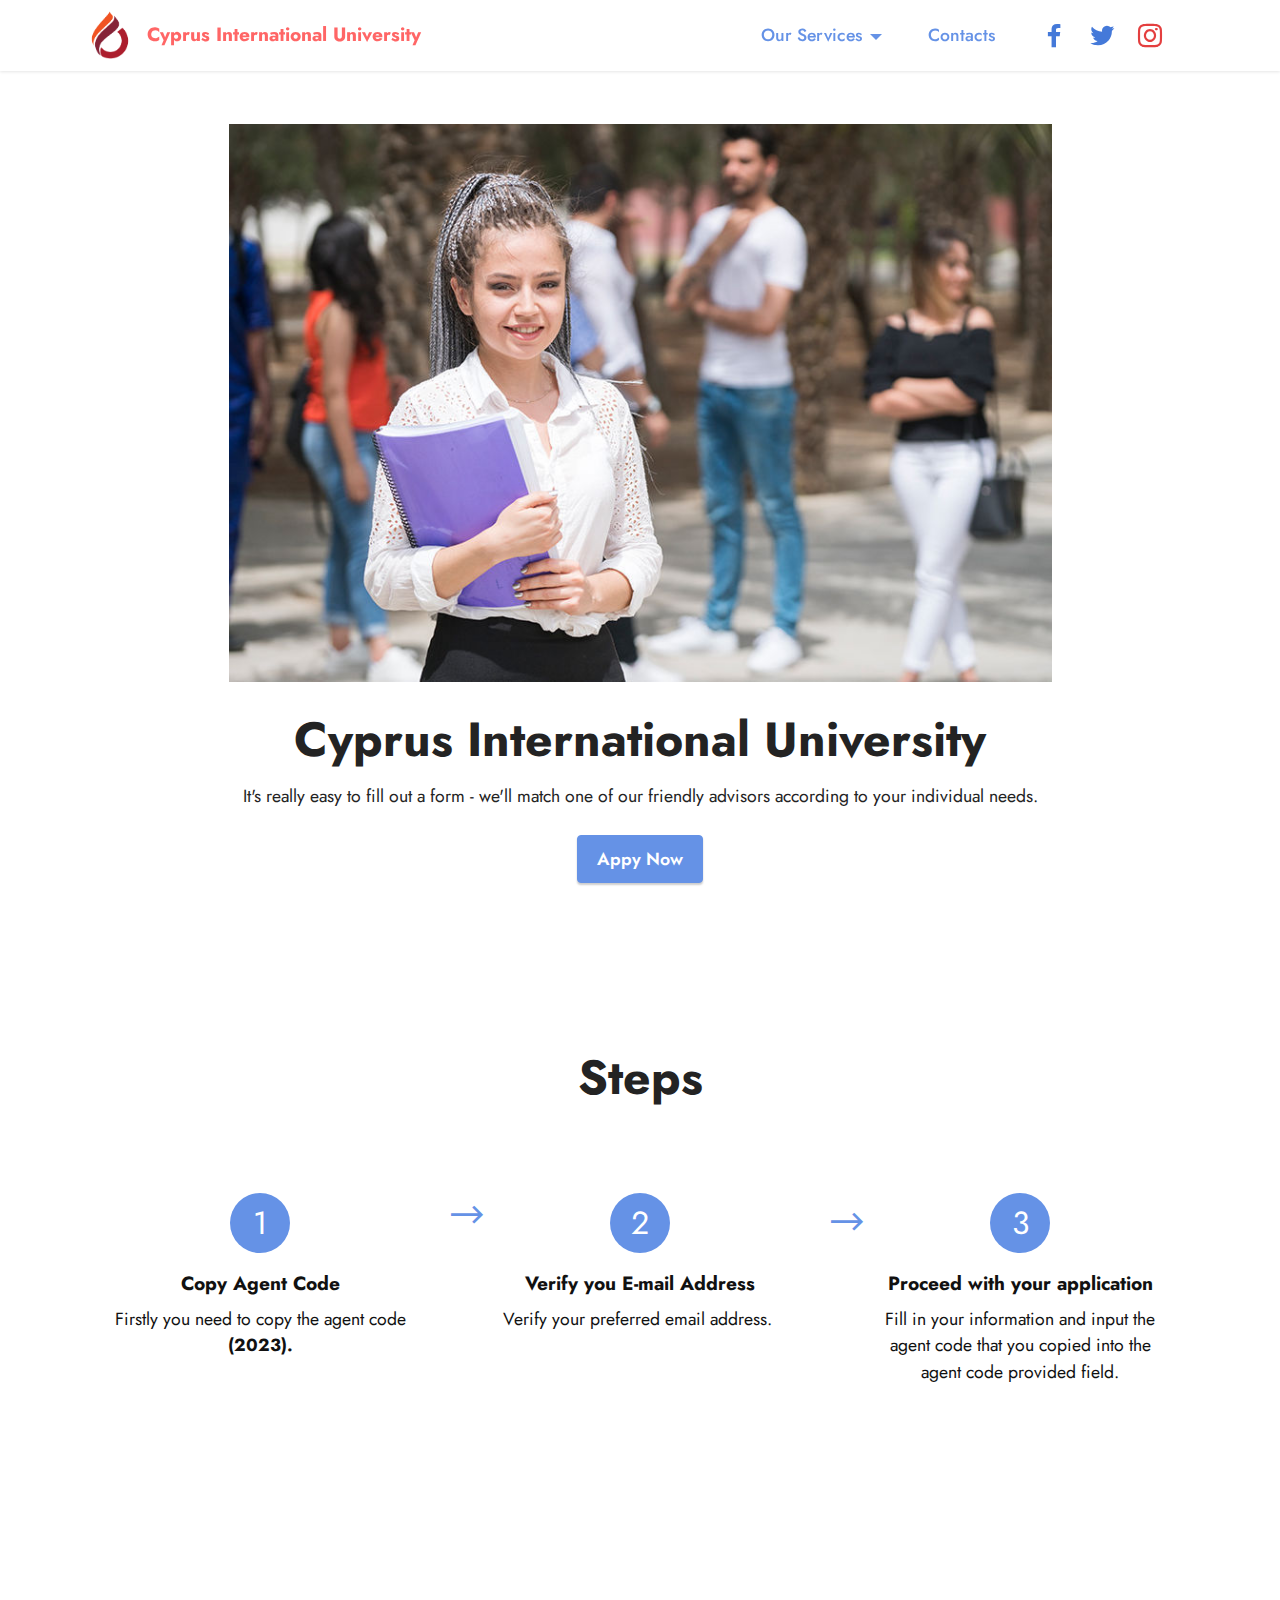
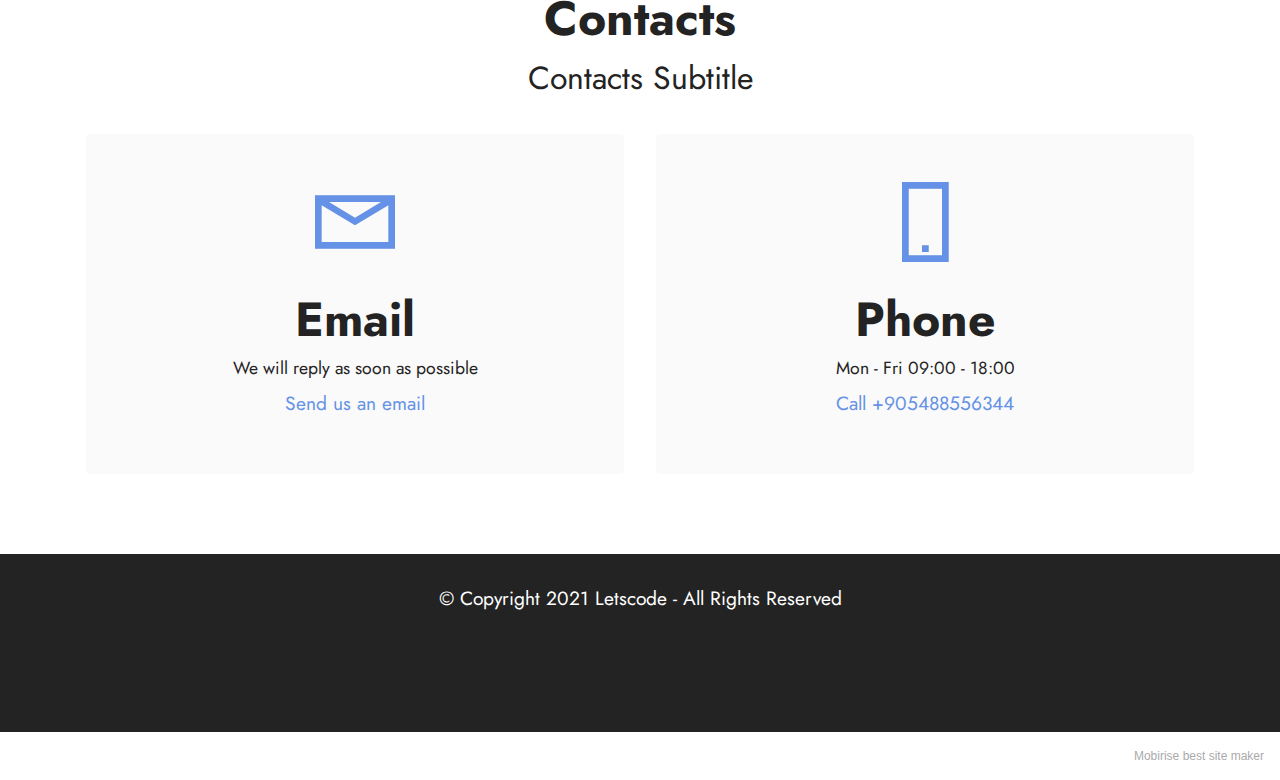
<file: index.html>
<!DOCTYPE html>
<html  >
<head>
  <!-- Site made with Mobirise Website Builder v5.5.5, https://mobirise.com -->
  <meta charset="UTF-8">
  <meta http-equiv="X-UA-Compatible" content="IE=edge">
  <meta name="generator" content="Mobirise v5.5.5, mobirise.com">
  <meta name="viewport" content="width=device-width, initial-scale=1, minimum-scale=1">
  <link rel="shortcut icon" href="assets/images/ciu-removebg-preview.png" type="image/x-icon">
  <meta name="description" content="CIU homepage">
  
  
  <title>Home</title>
  <link rel="stylesheet" href="assets/web/assets/mobirise-icons2/mobirise2.css">
  <link rel="stylesheet" href="assets/bootstrap/css/bootstrap.min.css">
  <link rel="stylesheet" href="assets/bootstrap/css/bootstrap-grid.min.css">
  <link rel="stylesheet" href="assets/bootstrap/css/bootstrap-reboot.min.css">
  <link rel="stylesheet" href="assets/dropdown/css/style.css">
  <link rel="stylesheet" href="assets/socicon/css/styles.css">
  <link rel="stylesheet" href="assets/theme/css/style.css">
  <link rel="preload" href="https://fonts.googleapis.com/css?family=Jost:100,200,300,400,500,600,700,800,900,100i,200i,300i,400i,500i,600i,700i,800i,900i&display=swap" as="style" onload="this.onload=null;this.rel='stylesheet'">
  <noscript><link rel="stylesheet" href="https://fonts.googleapis.com/css?family=Jost:100,200,300,400,500,600,700,800,900,100i,200i,300i,400i,500i,600i,700i,800i,900i&display=swap"></noscript>
  <link rel="preload" as="style" href="assets/mobirise/css/mbr-additional.css"><link rel="stylesheet" href="assets/mobirise/css/mbr-additional.css" type="text/css">
  
  
  
  
</head>
<body>
  
  <section data-bs-version="5.1" class="menu menu3 cid-sS9Izz4nox" once="menu" id="menu3-2">
    
    <nav class="navbar navbar-dropdown navbar-fixed-top navbar-expand-lg">
        <div class="container">
            <div class="navbar-brand">
                <span class="navbar-logo">
                    <a href="index.html">
                        <img src="assets/images/ciu-removebg-preview.png" alt="Mobirise" style="height: 3rem;">
                    </a>
                </span>
                <span class="navbar-caption-wrap"><a class="navbar-caption text-secondary text-primary display-7" href="index.html">Cyprus International University</a></span>
            </div>
            <button class="navbar-toggler" type="button" data-toggle="collapse" data-bs-toggle="collapse" data-target="#navbarSupportedContent" data-bs-target="#navbarSupportedContent" aria-controls="navbarNavAltMarkup" aria-expanded="false" aria-label="Toggle navigation">
                <div class="hamburger">
                    <span></span>
                    <span></span>
                    <span></span>
                    <span></span>
                </div>
            </button>
            <div class="collapse navbar-collapse" id="navbarSupportedContent">
                <ul class="navbar-nav nav-dropdown nav-right" data-app-modern-menu="true"><li class="nav-item dropdown"><a class="nav-link link dropdown-toggle text-primary show display-4" href="index.html#header7-3" data-toggle="dropdown-submenu" data-bs-toggle="dropdown" data-bs-auto-close="outside" aria-expanded="false">Our Services</a><div class="dropdown-menu show" aria-labelledby="dropdown-undefined" data-bs-popper="none"><a class="dropdown-item text-primary display-4" href="page1.html">How to Apply</a><a class="dropdown-item text-primary display-4" href="Undergraduate.html">Undergraduate</a><a class="show dropdown-item text-primary display-4" href="Graduate.html">Graduate</a></div></li>
                    
                    <li class="nav-item"><a class="nav-link link text-primary display-4" href="index.html#contacts1-i">Contacts</a>
                    </li></ul>
                <div class="icons-menu">
                    <a class="iconfont-wrapper" href="index.html#header7-3" target="_blank">
                        <span class="p-2 mbr-iconfont socicon-facebook socicon" style="color: rgb(68, 121, 217); fill: rgb(68, 121, 217);"></span>
                    </a>
                    <a class="iconfont-wrapper" href="index.html#header7-3" target="_blank">
                        <span class="p-2 mbr-iconfont socicon-twitter socicon" style="color: rgb(68, 121, 217); fill: rgb(68, 121, 217);"></span>
                    </a>
                    <a class="iconfont-wrapper" href="index.html#header7-3" target="_blank">
                        <span class="p-2 mbr-iconfont socicon-instagram socicon" style="color: rgb(228, 63, 63); fill: rgb(228, 63, 63);"></span>
                    </a>
                    
                </div>
                
            </div>
        </div>
    </nav>
</section>

<section data-bs-version="5.1" class="header9 cid-sS9SnxkIui" id="header9-5">

    

    

    <div class="text-center container">
        <div class="row justify-content-center">
            <div class="col-md-12 col-lg-9">
                <div class="image-wrap mb-4">
                    <img src="assets/images/lisans-apply-864x586.jpg" alt="Mobirise">
                </div>
                <h1 class="mbr-section-title mbr-fonts-style mb-3 display-2"><strong>Cyprus International University</strong></h1>
                <p class="mbr-text mbr-fonts-style display-4">
                    It's really easy to fill out a form - we'll match one of our friendly advisors according to your individual needs.</p>
                <div class="mbr-section-btn mt-3"><a class="btn btn-primary display-4" href="apply.html">Appy Now</a></div>
            </div>
        </div>
    </div>
</section>

<section data-bs-version="5.1" class="features23 cid-sS9VaMV9fN" id="features24-7">

    
    
    <div class="container">
        <div class="row justify-content-center">
            <div class="col-12">
                <div class="card-wrapper mb-4">
                    <div class="card-box align-center">
                        <h4 class="card-title mbr-fonts-style mb-4 display-2">
                            <strong>Steps</strong>
                        </h4>
                        
                        
                    </div>
                </div>
            </div>
            <div class="col-12 col-md-6 col-lg-4">
                <div class="item first mbr-flex p-4">
                    <div class="icon-wrap w-100">
                        <div class="icon-box">
                            <span class="step-number mbr-fonts-style display-5">1</span>
                        </div>
                    </div>

                    <div class="text-box">
                        <h4 class="icon-title card-title mbr-black mbr-fonts-style display-7">
                            <strong>Copy Agent Code</strong></h4>
                        <h5 class="mbr-text mbr-black mbr-fonts-style display-4">Firstly you need to copy the agent code <strong>(2023).</strong></h5>
                    </div>
                </div>
                <!-- <span mbr-icon class="mbr-iconfont mobi-mbri-devices mobi-mbri"></span> -->
            </div>
            <div class="col-12 col-md-6 col-lg-4">
                <div class="item mbr-flex p-4">
                    <div class="icon-wrap w-100">
                        <div class="icon-box">
                            <span class="step-number mbr-fonts-style display-5">2</span>
                        </div>
                    </div>
                    <div class="text-box">
                        <h4 class="icon-title card-title mbr-black mbr-fonts-style display-7">
                            <strong>Verify you E-mail Address</strong></h4>
                        <h5 class="mbr-text mbr-black mbr-fonts-style display-4">Verify your preferred email address.&nbsp;</h5>
                    </div>
                </div>
            </div>
            <div class="col-12 col-md-6 col-lg-4">
                <div class="item mbr-flex p-4">
                    <div class="icon-wrap w-100">
                        <div class="icon-box">
                            <span class="step-number mbr-fonts-style display-5">3</span>
                        </div>
                    </div>
                    <div class="text-box">
                        <h4 class="icon-title card-title mbr-black mbr-fonts-style display-7">
                            <strong>Proceed with your application</strong></h4>
                        <h5 class="mbr-text mbr-black mbr-fonts-style display-4">Fill in your information and input the agent code that you copied into the agent code provided field.</h5>
                    </div>
                </div>
            </div>
            
            
            
            
            
        </div>
    </div>
</section>

<section data-bs-version="5.1" class="contacts1 cid-sSa5yXzsr7" id="contacts1-i">

    

    
    <div class="container">
        <div class="mbr-section-head">
            <h3 class="mbr-section-title mbr-fonts-style align-center mb-0 display-2">
                <strong>Contacts</strong>
            </h3>
            <h4 class="mbr-section-subtitle mbr-fonts-style align-center mb-0 mt-2 display-5">
                Contacts Subtitle
            </h4>
        </div>
        <div class="row justify-content-center mt-4">
            <div class="card col-12 col-lg-6">
                <div class="card-wrapper">
                    <div class="card-box align-center">
                        <div class="image-wrapper">
                            <span class="mbr-iconfont mobi-mbri-letter mobi-mbri"></span>
                        </div>
                        <h4 class="card-title mbr-fonts-style mb-2 display-2">
                            <strong>Email</strong>
                        </h4>
                        <p class="mbr-text mbr-fonts-style mb-2 display-4">
                            We will reply as soon as possible</p>
                        <h5 class="link mbr-fonts-style display-7"><a href="mailto:goldenwaykings@gmail.com" class="text-primary">Send us an
                                email</a>
                        </h5>
                    </div>
                </div>
            </div>
            <div class="card col-12 col-lg-6">
                <div class="card-wrapper">
                    <div class="card-box align-center">
                        <div class="image-wrapper">
                            <span class="mbr-iconfont mobi-mbri-mobile-2 mobi-mbri"></span>
                        </div>
                        <h4 class="card-title mbr-fonts-style align-center mb-2 display-2">
                            <strong>Phone</strong>
                        </h4>
                        <p class="mbr-text mbr-fonts-style mb-2 display-4">
                            Mon - Fri 09:00 - 18:00</p>
                        <h5 class="link mbr-black mbr-fonts-style display-7">
                            <a href="tel:+905488556344" class="text-primary">Call +905488556344</a>
                        </h5>
                    </div>
                </div>
            </div>
        </div>
    </div>
</section>

<section data-bs-version="5.1" class="footer7 cid-sS9WD2Cu00" once="footers" id="footer7-8">

    

    

    <div class="container">
        <div class="media-container-row align-center mbr-white">
            <div class="col-12">
                <p class="mbr-text mb-0 mbr-fonts-style display-7">
                    © Copyright 2021 Letscode - All Rights Reserved
                </p>
            </div>
        </div>
    </div>
</section><section style="background-color: #fff; font-family: -apple-system, BlinkMacSystemFont, 'Segoe UI', 'Roboto', 'Helvetica Neue', Arial, sans-serif; color:#aaa; font-size:12px; padding: 0; align-items: center; display: flex;"><a href="https://mobirise.site/w" style="flex: 1 1; height: 3rem; padding-left: 1rem;"></a><p style="flex: 0 0 auto; margin:0; padding-right:1rem;"><a href="https://mobirise.site" style="color:#aaa;">Mobirise</a> best site maker</p></section><script src="assets/bootstrap/js/bootstrap.bundle.min.js"></script>  <script src="assets/smoothscroll/smooth-scroll.js"></script>  <script src="assets/ytplayer/index.js"></script>  <script src="assets/dropdown/js/navbar-dropdown.js"></script>  <script src="assets/theme/js/script.js"></script>  
  
  
</body>
</html>
</file>
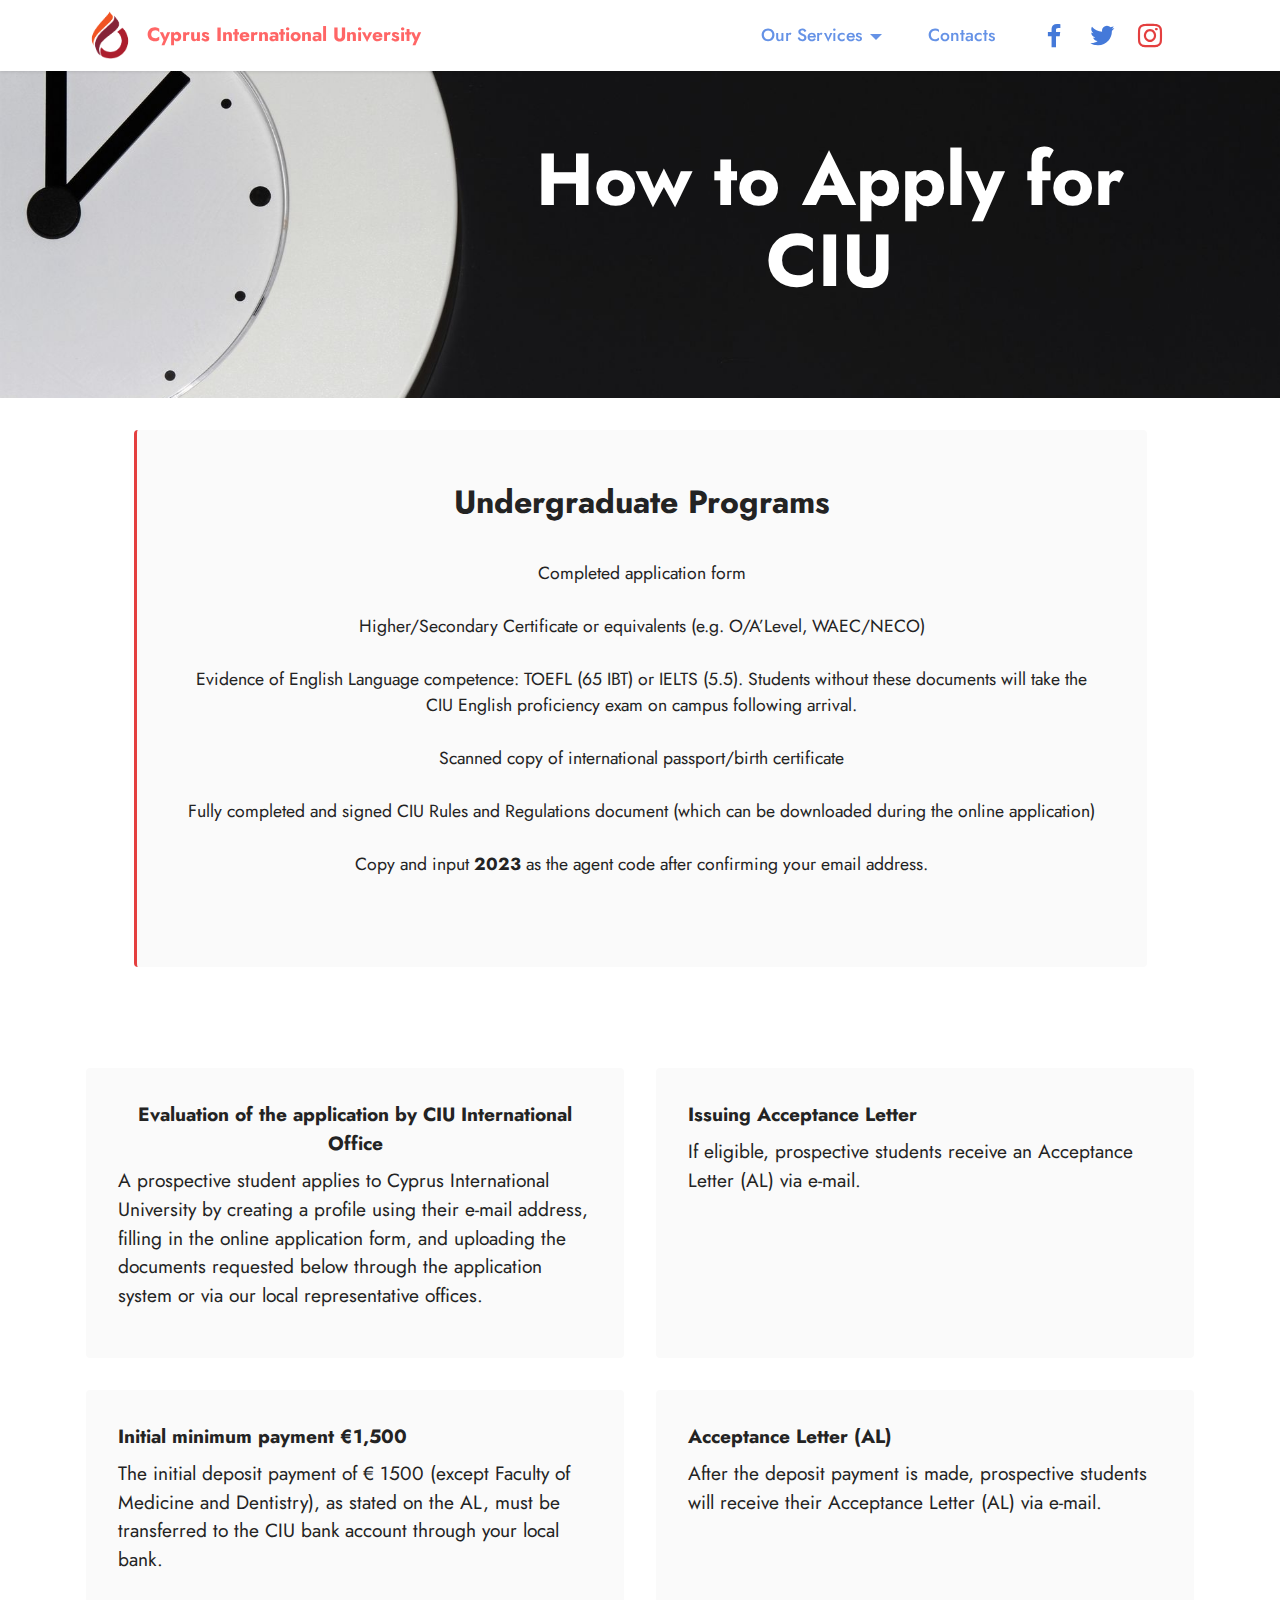
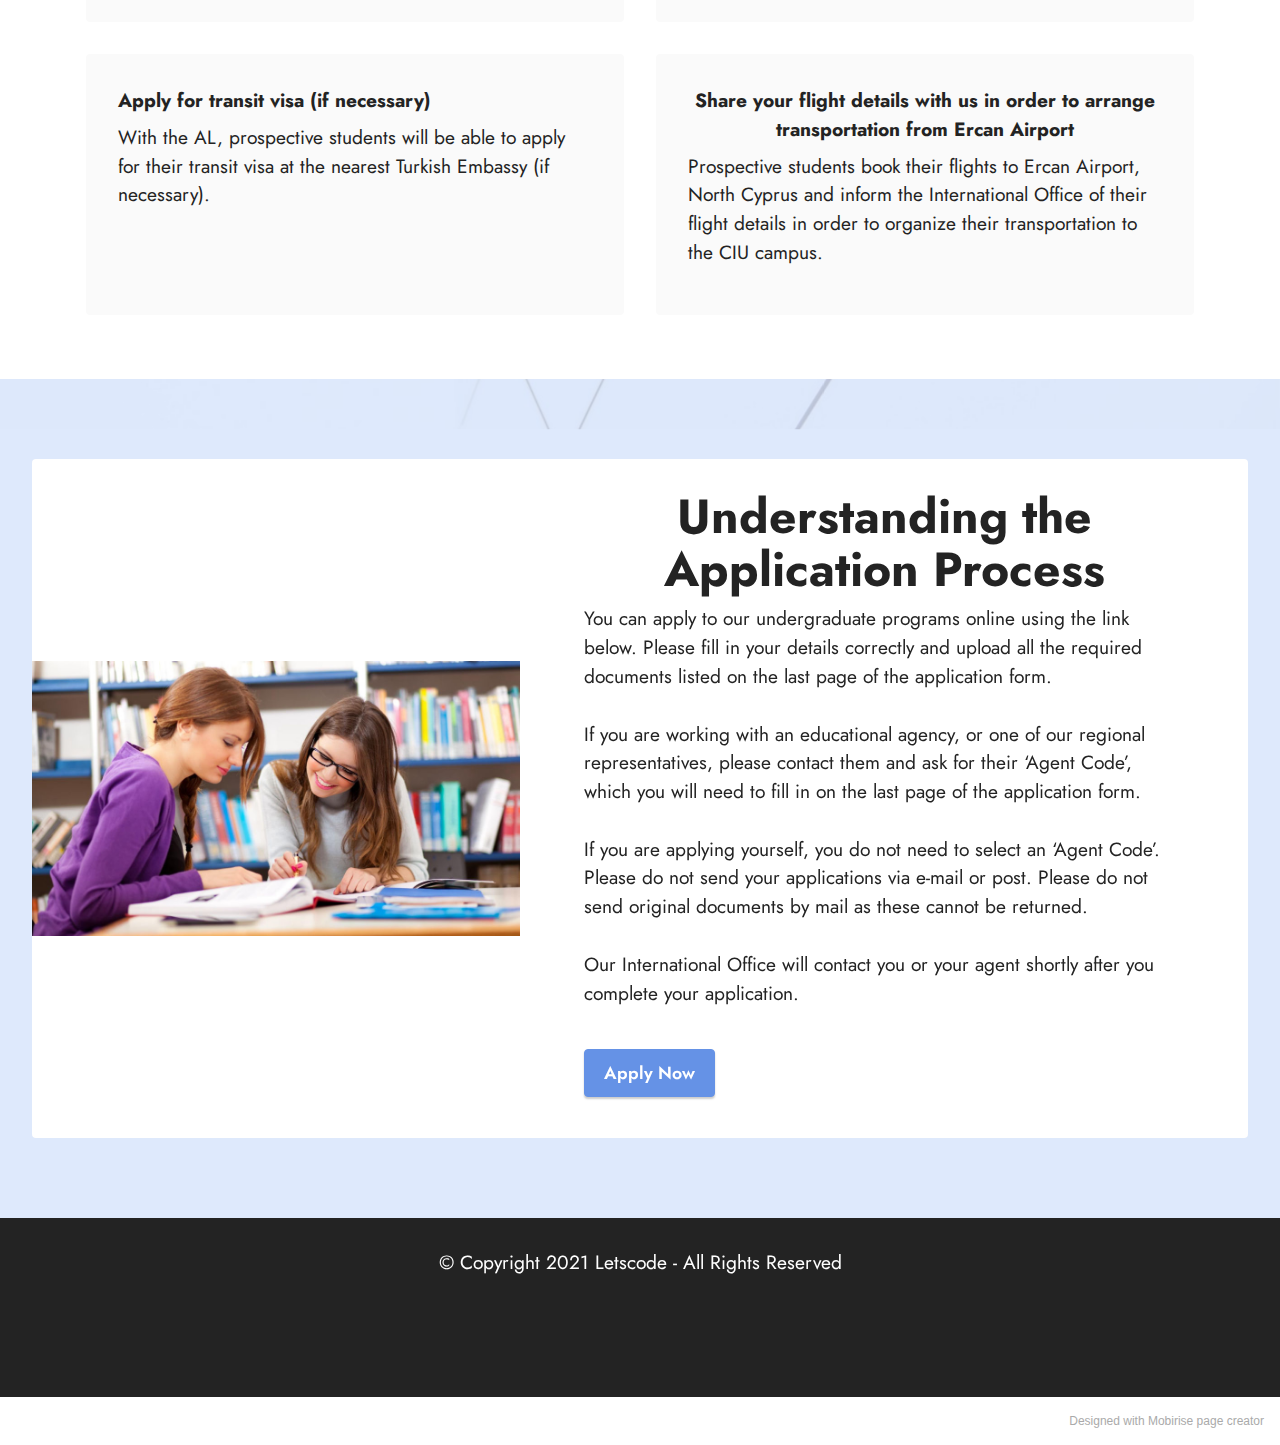
<file: apply.html>
<!DOCTYPE html>
<html  >
<head>
  <!-- Site made with Mobirise Website Builder v5.5.5, https://mobirise.com -->
  <meta charset="UTF-8">
  <meta http-equiv="X-UA-Compatible" content="IE=edge">
  <meta name="generator" content="Mobirise v5.5.5, mobirise.com">
  <meta name="viewport" content="width=device-width, initial-scale=1, minimum-scale=1">
  <link rel="shortcut icon" href="assets/images/ciu-removebg-preview.png" type="image/x-icon">
  <meta name="description" content="How to Apply for CIU">
  
  
  <title>How to Apply</title>
  <link rel="stylesheet" href="assets/bootstrap/css/bootstrap.min.css">
  <link rel="stylesheet" href="assets/bootstrap/css/bootstrap-grid.min.css">
  <link rel="stylesheet" href="assets/bootstrap/css/bootstrap-reboot.min.css">
  <link rel="stylesheet" href="assets/parallax/jarallax.css">
  <link rel="stylesheet" href="assets/dropdown/css/style.css">
  <link rel="stylesheet" href="assets/socicon/css/styles.css">
  <link rel="stylesheet" href="assets/theme/css/style.css">
  <link rel="preload" href="https://fonts.googleapis.com/css?family=Jost:100,200,300,400,500,600,700,800,900,100i,200i,300i,400i,500i,600i,700i,800i,900i&display=swap" as="style" onload="this.onload=null;this.rel='stylesheet'">
  <noscript><link rel="stylesheet" href="https://fonts.googleapis.com/css?family=Jost:100,200,300,400,500,600,700,800,900,100i,200i,300i,400i,500i,600i,700i,800i,900i&display=swap"></noscript>
  <link rel="preload" as="style" href="assets/mobirise/css/mbr-additional.css"><link rel="stylesheet" href="assets/mobirise/css/mbr-additional.css" type="text/css">
  
  
  
  
</head>
<body>
  
  <section data-bs-version="5.1" class="menu menu3 cid-sS9Izz4nox" once="menu" id="menu3-9">
    
    <nav class="navbar navbar-dropdown navbar-fixed-top navbar-expand-lg">
        <div class="container">
            <div class="navbar-brand">
                <span class="navbar-logo">
                    <a href="index.html">
                        <img src="assets/images/ciu-removebg-preview.png" alt="Mobirise" style="height: 3rem;">
                    </a>
                </span>
                <span class="navbar-caption-wrap"><a class="navbar-caption text-secondary text-primary display-7" href="index.html">Cyprus International University</a></span>
            </div>
            <button class="navbar-toggler" type="button" data-toggle="collapse" data-bs-toggle="collapse" data-target="#navbarSupportedContent" data-bs-target="#navbarSupportedContent" aria-controls="navbarNavAltMarkup" aria-expanded="false" aria-label="Toggle navigation">
                <div class="hamburger">
                    <span></span>
                    <span></span>
                    <span></span>
                    <span></span>
                </div>
            </button>
            <div class="collapse navbar-collapse" id="navbarSupportedContent">
                <ul class="navbar-nav nav-dropdown nav-right" data-app-modern-menu="true"><li class="nav-item dropdown"><a class="nav-link link dropdown-toggle text-primary show display-4" href="index.html#header7-3" data-toggle="dropdown-submenu" data-bs-toggle="dropdown" data-bs-auto-close="outside" aria-expanded="false">Our Services</a><div class="dropdown-menu show" aria-labelledby="dropdown-undefined" data-bs-popper="none"><a class="dropdown-item text-primary display-4" href="page1.html">How to Apply</a><a class="dropdown-item text-primary display-4" href="Undergraduate.html">Undergraduate</a><a class="show dropdown-item text-primary display-4" href="Graduate.html">Graduate</a></div></li>
                    
                    <li class="nav-item"><a class="nav-link link text-primary display-4" href="index.html#contacts1-i">Contacts</a>
                    </li></ul>
                <div class="icons-menu">
                    <a class="iconfont-wrapper" href="index.html#header7-3" target="_blank">
                        <span class="p-2 mbr-iconfont socicon-facebook socicon" style="color: rgb(68, 121, 217); fill: rgb(68, 121, 217);"></span>
                    </a>
                    <a class="iconfont-wrapper" href="index.html#header7-3" target="_blank">
                        <span class="p-2 mbr-iconfont socicon-twitter socicon" style="color: rgb(68, 121, 217); fill: rgb(68, 121, 217);"></span>
                    </a>
                    <a class="iconfont-wrapper" href="index.html#header7-3" target="_blank">
                        <span class="p-2 mbr-iconfont socicon-instagram socicon" style="color: rgb(228, 63, 63); fill: rgb(228, 63, 63);"></span>
                    </a>
                    
                </div>
                
            </div>
        </div>
    </nav>
</section>

<section data-bs-version="5.1" class="header5 cid-sS9WQ0xQ2M" id="header5-b">

    

    

    <div class="container">
        <div class="row justify-content-end">
            <div class="col-12 col-lg-8">
                <h1 class="mbr-section-title mbr-fonts-style mbr-white mb-3 display-1"><strong>How to Apply for CIU</strong></h1>
                
                
                
            </div>
        </div>
    </div>
</section>

<section data-bs-version="5.1" class="content7 cid-sS9WZlh31L" id="content7-d">
    
    <div class="container">
        <div class="row justify-content-center">
            <div class="col-12 col-md-11">
                <blockquote>
                <h5 class="mbr-section-title mbr-fonts-style mb-2 display-5"><strong>Undergraduate Programs</strong></h5>
                <p class="mbr-text mbr-fonts-style display-4"><br>Completed application form<br>
<br>    Higher/Secondary Certificate or equivalents (e.g. O/A’Level, WAEC/NECO)<br>
<br>    Evidence of English Language competence: TOEFL (65 IBT) or IELTS (5.5). Students without these documents will take the CIU English proficiency exam on campus following arrival.<br>
<br>    Scanned copy of international passport/birth certificate<br>
<br>    Fully completed and signed CIU Rules and Regulations document (which can be downloaded during the online application)<br><br>Copy and input <strong>2023&nbsp;</strong>as the agent code after confirming your email address.<br>
<br></p></blockquote>
            </div>
        </div>
    </div>
</section>

<section data-bs-version="5.1" class="features7 cid-sSa0o5hCBf" id="features8-h">
    <!---->
    
    
    <div class="container">
        <div class="row">
            <div class="title col-12">
                
                
            </div>
            <div class="card col-12 col-md-6">
                <div class="card-wrapper">
                    <div class="top-line">
                        <h6 class="card-title mbr-fonts-style display-7"><strong>Evaluation of the application by CIU International Office</strong></h6>
                        <p class="mbr-text cost mbr-fonts-style display-5"></p>
                    </div>
                    <div class="bottom-line">
                        <p class="mbr-text mbr-fonts-style display-7">
                            A prospective student applies to Cyprus International University by creating a profile using their e-mail address, filling in the online application form, and uploading the documents requested below through the application system or via our local representative offices.
                        </p>
                    </div>
                </div>
            </div>
            <div class="card col-12 col-md-6">
                <div class="card-wrapper">
                    <div class="top-line">
                        <h6 class="card-title mbr-fonts-style display-7"><strong>Issuing Acceptance Letter</strong></h6>
                        <p class="mbr-text cost mbr-fonts-style display-5"></p>
                    </div>
                    <div class="bottom-line">
                        <p class="mbr-text mbr-fonts-style display-7">
                            If eligible, prospective students receive an Acceptance Letter (AL) via e-mail.
                        </p>
                    </div>
                </div>
            </div>
            <div class="card col-12 col-md-6">
                <div class="card-wrapper">
                    <div class="top-line">
                        <h6 class="card-title mbr-fonts-style display-7"><strong>Initial minimum payment €1,500</strong></h6>
                        <p class="mbr-text cost mbr-fonts-style display-5"></p>
                    </div>
                    <div class="bottom-line">
                        <p class="mbr-text mbr-fonts-style display-7">The initial deposit payment of € 1500 (except Faculty of Medicine and Dentistry), as stated on the AL, must be transferred to the CIU bank account through your local bank.</p>
                    </div>
                </div>
            </div>
            <div class="card col-12 col-md-6">
                <div class="card-wrapper">
                    <div class="top-line">
                        <h6 class="card-title mbr-fonts-style display-7"><strong>Acceptance Letter (AL)</strong></h6>
                        <p class="mbr-text cost mbr-fonts-style display-5"></p>
                    </div>
                    <div class="bottom-line">
                        <p class="mbr-text mbr-fonts-style display-7">
                            After the deposit payment is made, prospective students will receive their Acceptance Letter (AL) via e-mail.
                        </p>
                    </div>
                </div>
            </div>
            <div class="card col-12 col-md-6">
                <div class="card-wrapper">
                    <div class="top-line">
                        <h6 class="card-title mbr-fonts-style display-7"><strong>Apply for transit visa (if necessary)</strong></h6>
                        <p class="mbr-text cost mbr-fonts-style display-5"></p>
                    </div>
                    <div class="bottom-line">
                        <p class="mbr-text mbr-fonts-style display-7">
                            With the AL, prospective students will be able to apply for their transit visa at the nearest Turkish Embassy (if necessary).
                        </p>
                    </div>
                </div>
            </div>
            <div class="card col-12 col-md-6">
                <div class="card-wrapper">
                    <div class="top-line">
                        <h6 class="card-title mbr-fonts-style display-7"><strong>Share your flight details with us in order to arrange transportation from Ercan Airport</strong></h6>
                        <p class="mbr-text cost mbr-fonts-style display-5"></p>
                    </div>
                    <div class="bottom-line">
                        <p class="mbr-text mbr-fonts-style display-7">
                            Prospective students book their flights to Ercan Airport, North Cyprus and inform the International Office of their flight details in order to organize their transportation to the CIU campus.
                        </p>
                    </div>
                </div>
            </div>
            
            
            
            
            
            
        </div>
    </div>
</section>

<section data-bs-version="5.1" class="features6 cid-sSa0mMtDP6 mbr-parallax-background" id="features7-g">
    <!---->
    

    <div class="mbr-overlay" style="opacity: 0.5; background-color: rgb(190, 211, 249);">
    </div>
    <div class="container-fluid">
        <div class="card-wrapper">
            <div class="row align-items-center">
                <div class="col-12 col-lg-5">
                    <div class="image-wrapper">
                        <img src="assets/images/wp4385852-1076x605.jpg" alt="Mobirise">
                    </div>
                </div>
                <div class="col-12 col-lg">
                    <div class="text-box">
                        <h5 class="mbr-title mbr-fonts-style display-2"><strong>Understanding the Application Process</strong></h5>
                        <p class="mbr-text mbr-fonts-style display-7">You can apply to our undergraduate programs online using the link below. Please fill in your details correctly and upload all the required documents listed on the last page of the application form.
<br>
<br>If you are working with an educational agency, or one of our regional representatives, please contact them and ask for their ‘Agent Code’, which you will need to fill in on the last page of the application form.
<br>
<br>If you are applying yourself, you do not need to select an ‘Agent Code’. Please do not send your applications via e-mail or post. Please do not send original documents by mail as these cannot be returned.
<br>
<br>Our International Office will contact you or your agent shortly after you complete your application.&nbsp;</p>
                        
                        <div class="mbr-section-btn pt-3"><a href="https://intranet.ciu.edu.tr/srs/register" class="btn btn-primary display-4" target="_blank">Apply Now</a></div>
                    </div>
                </div>
            </div>
        </div>
    </div>
</section>

<section data-bs-version="5.1" class="footer7 cid-sS9WD2Cu00" once="footers" id="footer7-a">

    

    

    <div class="container">
        <div class="media-container-row align-center mbr-white">
            <div class="col-12">
                <p class="mbr-text mb-0 mbr-fonts-style display-7">
                    © Copyright 2021 Letscode - All Rights Reserved
                </p>
            </div>
        </div>
    </div>
</section><section style="background-color: #fff; font-family: -apple-system, BlinkMacSystemFont, 'Segoe UI', 'Roboto', 'Helvetica Neue', Arial, sans-serif; color:#aaa; font-size:12px; padding: 0; align-items: center; display: flex;"><a href="https://mobirise.site/p" style="flex: 1 1; height: 3rem; padding-left: 1rem;"></a><p style="flex: 0 0 auto; margin:0; padding-right:1rem;">Designed with Mobirise <a href="https://mobirise.site/j" style="color:#aaa;">page</a> creator</p></section><script src="assets/bootstrap/js/bootstrap.bundle.min.js"></script>  <script src="assets/parallax/jarallax.js"></script>  <script src="assets/smoothscroll/smooth-scroll.js"></script>  <script src="assets/ytplayer/index.js"></script>  <script src="assets/dropdown/js/navbar-dropdown.js"></script>  <script src="assets/theme/js/script.js"></script>  
  
  
</body>
</html>
</file>
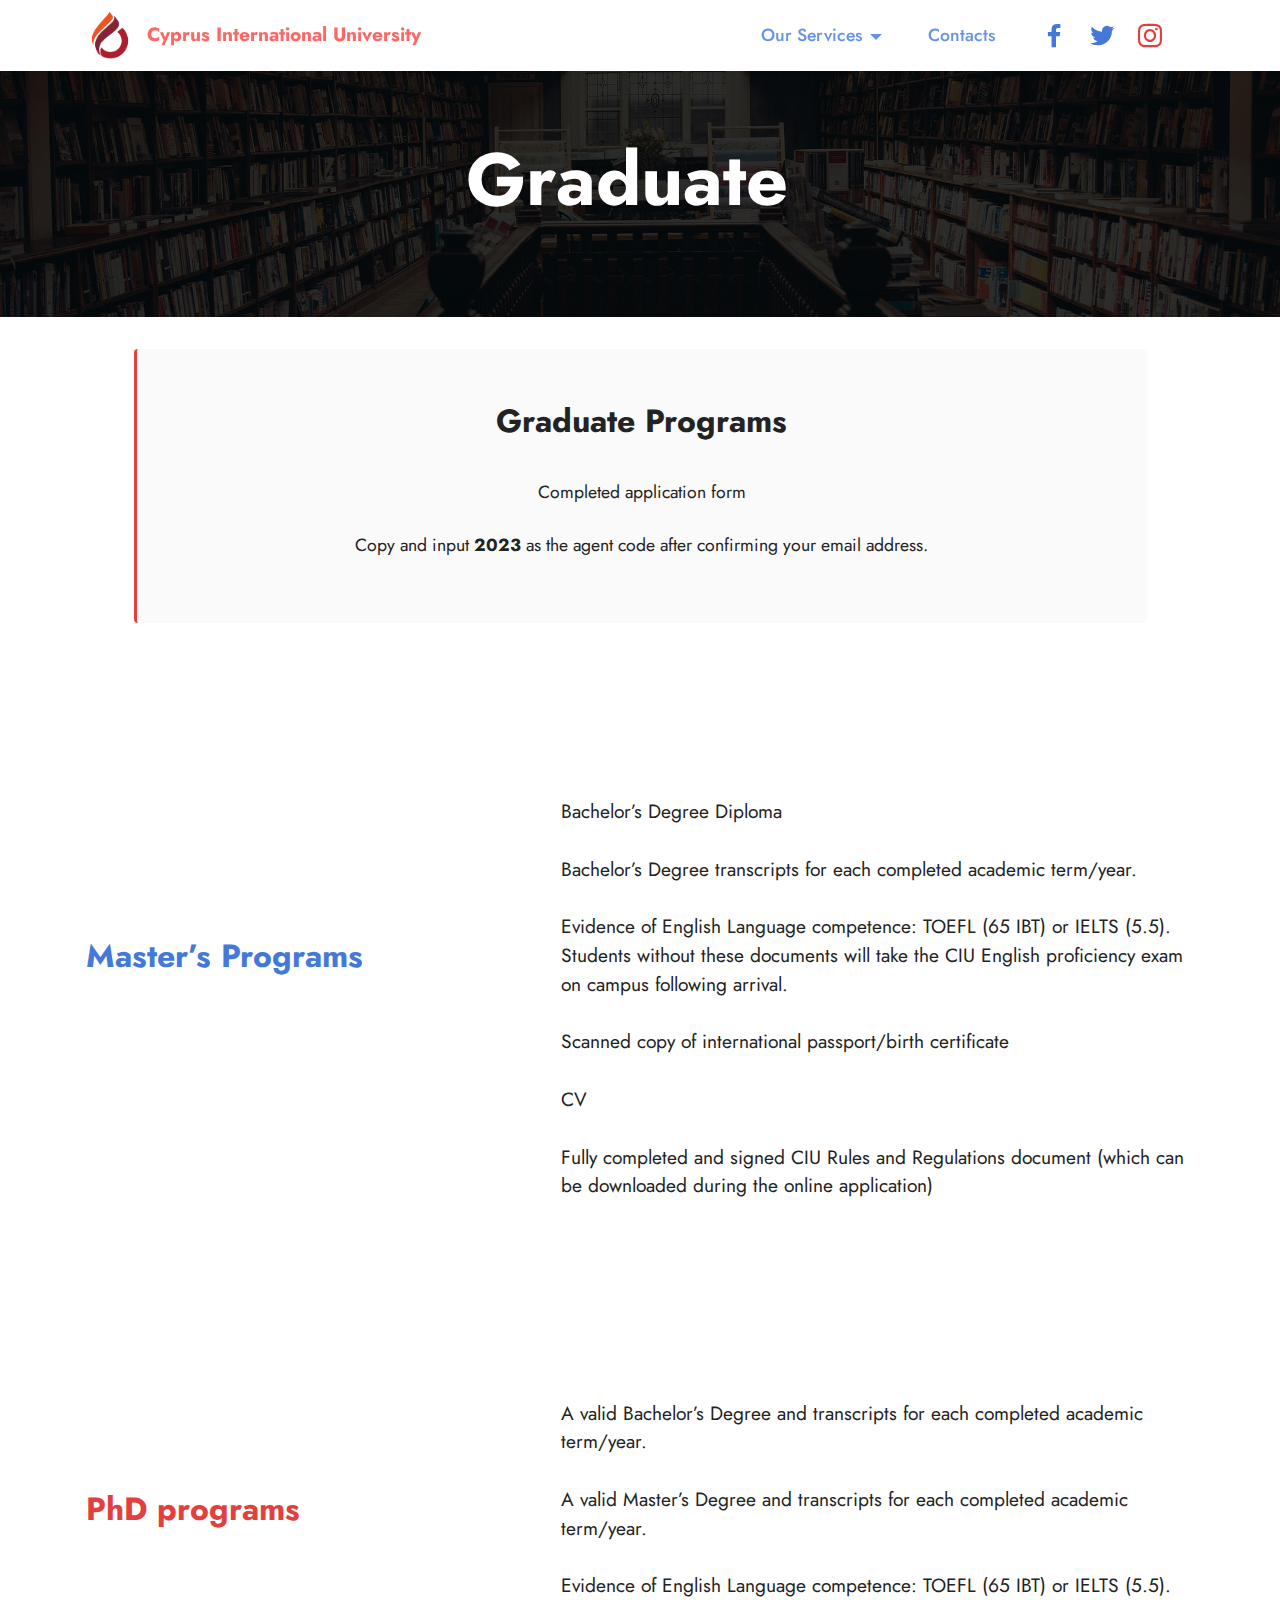
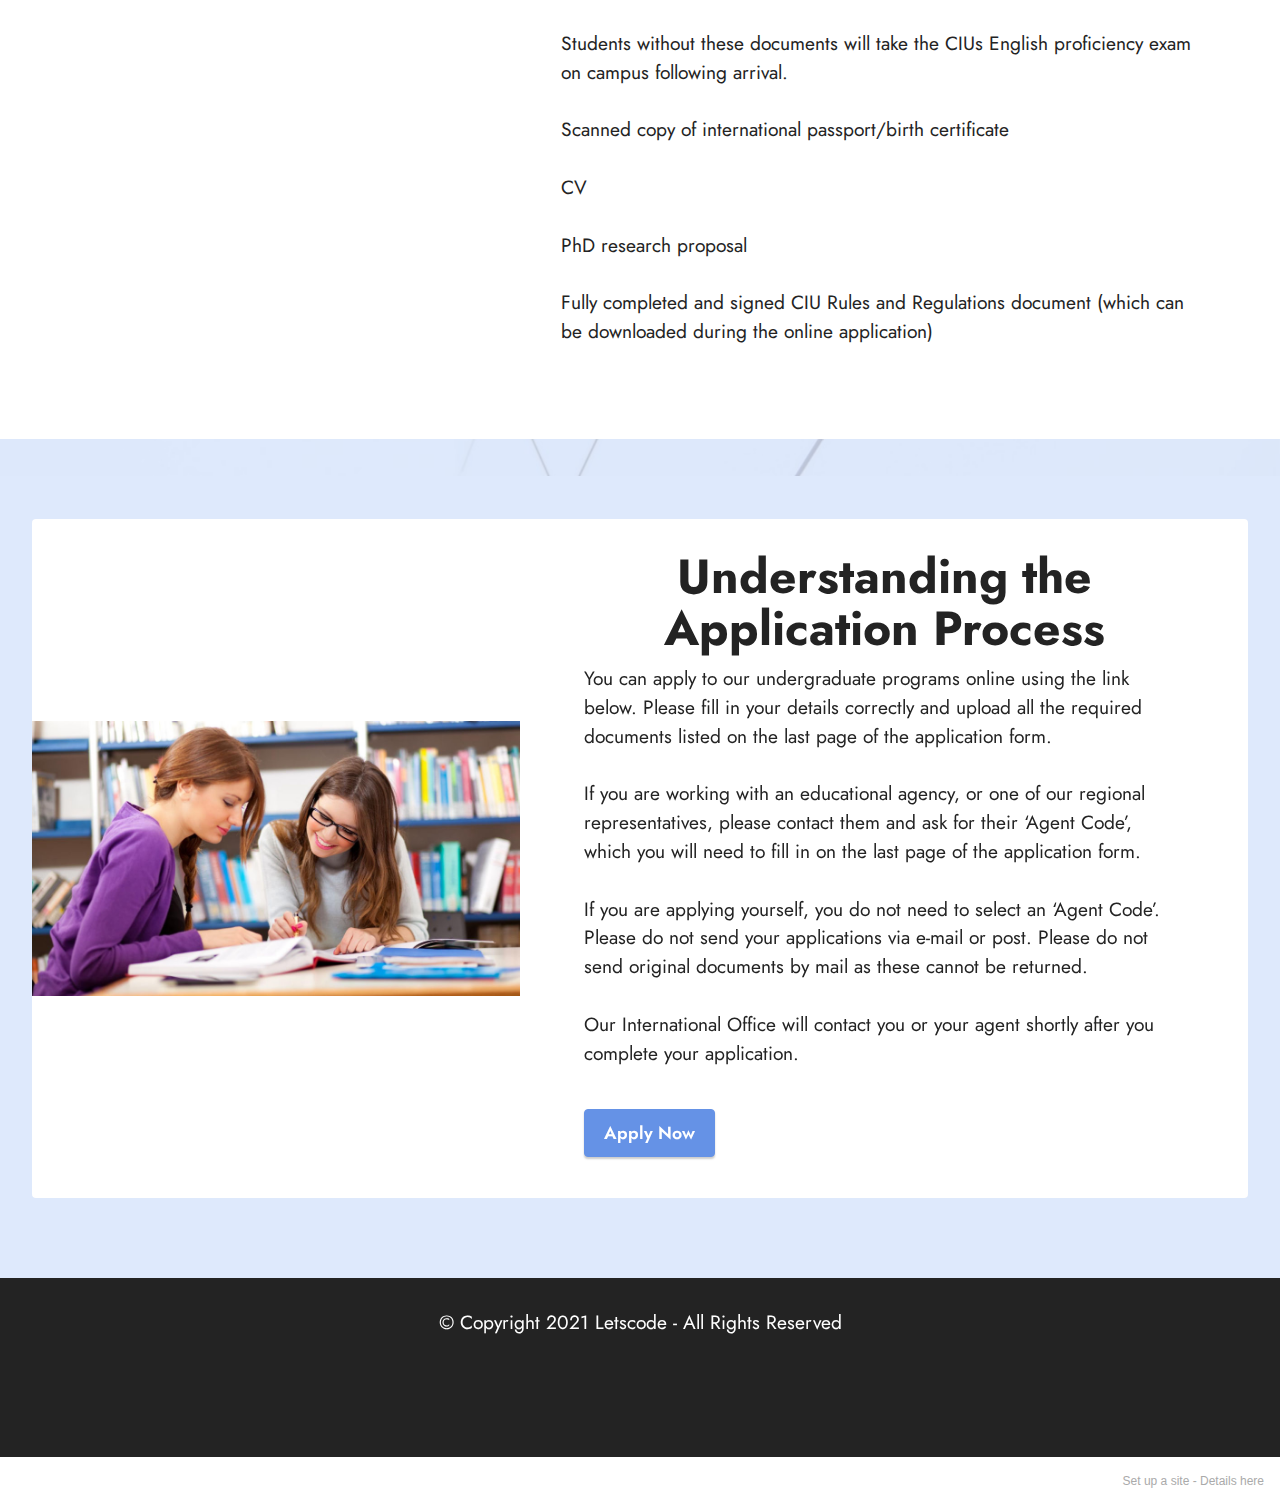
<file: Graduate.html>
<!DOCTYPE html>
<html  >
<head>
  <!-- Site made with Mobirise Website Builder v5.5.5, https://mobirise.com -->
  <meta charset="UTF-8">
  <meta http-equiv="X-UA-Compatible" content="IE=edge">
  <meta name="generator" content="Mobirise v5.5.5, mobirise.com">
  <meta name="viewport" content="width=device-width, initial-scale=1, minimum-scale=1">
  <link rel="shortcut icon" href="assets/images/ciu-removebg-preview.png" type="image/x-icon">
  <meta name="description" content="CIU Graduate">
  
  
  <title>Graduate</title>
  <link rel="stylesheet" href="assets/bootstrap/css/bootstrap.min.css">
  <link rel="stylesheet" href="assets/bootstrap/css/bootstrap-grid.min.css">
  <link rel="stylesheet" href="assets/bootstrap/css/bootstrap-reboot.min.css">
  <link rel="stylesheet" href="assets/parallax/jarallax.css">
  <link rel="stylesheet" href="assets/dropdown/css/style.css">
  <link rel="stylesheet" href="assets/socicon/css/styles.css">
  <link rel="stylesheet" href="assets/theme/css/style.css">
  <link rel="preload" href="https://fonts.googleapis.com/css?family=Jost:100,200,300,400,500,600,700,800,900,100i,200i,300i,400i,500i,600i,700i,800i,900i&display=swap" as="style" onload="this.onload=null;this.rel='stylesheet'">
  <noscript><link rel="stylesheet" href="https://fonts.googleapis.com/css?family=Jost:100,200,300,400,500,600,700,800,900,100i,200i,300i,400i,500i,600i,700i,800i,900i&display=swap"></noscript>
  <link rel="preload" as="style" href="assets/mobirise/css/mbr-additional.css"><link rel="stylesheet" href="assets/mobirise/css/mbr-additional.css" type="text/css">
  
  
  
  
</head>
<body>
  
  <section data-bs-version="5.1" class="menu menu3 cid-sSxTsXknxe" once="menu" id="menu3-p">
    
    <nav class="navbar navbar-dropdown navbar-fixed-top navbar-expand-lg">
        <div class="container">
            <div class="navbar-brand">
                <span class="navbar-logo">
                    <a href="index.html">
                        <img src="assets/images/ciu-removebg-preview.png" alt="Mobirise" style="height: 3rem;">
                    </a>
                </span>
                <span class="navbar-caption-wrap"><a class="navbar-caption text-secondary text-primary display-7" href="index.html">Cyprus International University</a></span>
            </div>
            <button class="navbar-toggler" type="button" data-toggle="collapse" data-bs-toggle="collapse" data-target="#navbarSupportedContent" data-bs-target="#navbarSupportedContent" aria-controls="navbarNavAltMarkup" aria-expanded="false" aria-label="Toggle navigation">
                <div class="hamburger">
                    <span></span>
                    <span></span>
                    <span></span>
                    <span></span>
                </div>
            </button>
            <div class="collapse navbar-collapse" id="navbarSupportedContent">
                <ul class="navbar-nav nav-dropdown nav-right" data-app-modern-menu="true"><li class="nav-item dropdown"><a class="nav-link link dropdown-toggle text-primary show display-4" href="index.html#header7-3" data-toggle="dropdown-submenu" data-bs-toggle="dropdown" data-bs-auto-close="outside" aria-expanded="false">Our Services</a><div class="dropdown-menu show" aria-labelledby="dropdown-undefined" data-bs-popper="none"><a class="dropdown-item text-primary display-4" href="page1.html">How to Apply</a><a class="dropdown-item text-primary display-4" href="Undergraduate.html">Undergraduate</a><a class="show dropdown-item text-primary display-4" href="Graduate.html">Graduate</a></div></li>
                    
                    <li class="nav-item"><a class="nav-link link text-primary display-4" href="index.html#contacts1-i">Contacts</a>
                    </li></ul>
                <div class="icons-menu">
                    <a class="iconfont-wrapper" href="index.html#header7-3" target="_blank">
                        <span class="p-2 mbr-iconfont socicon-facebook socicon" style="color: rgb(68, 121, 217); fill: rgb(68, 121, 217);"></span>
                    </a>
                    <a class="iconfont-wrapper" href="index.html#header7-3" target="_blank">
                        <span class="p-2 mbr-iconfont socicon-twitter socicon" style="color: rgb(68, 121, 217); fill: rgb(68, 121, 217);"></span>
                    </a>
                    <a class="iconfont-wrapper" href="index.html#header7-3" target="_blank">
                        <span class="p-2 mbr-iconfont socicon-instagram socicon" style="color: rgb(228, 63, 63); fill: rgb(228, 63, 63);"></span>
                    </a>
                    
                </div>
                
            </div>
        </div>
    </nav>
</section>

<section data-bs-version="5.1" class="header5 cid-sSxTsYBSiD" id="header5-q">

    

    <div class="mbr-overlay" style="opacity: 0.8; background-color: rgb(0, 0, 0);"></div>

    <div class="container">
        <div class="row justify-content-end">
            <div class="col-12 col-lg-8">
                <h1 class="mbr-section-title mbr-fonts-style mbr-white mb-3 display-1"><strong>Graduate</strong></h1>
                
                
                
            </div>
        </div>
    </div>
</section>

<section data-bs-version="5.1" class="content7 cid-sSxTsZzHO4" id="content7-r">
    
    <div class="container">
        <div class="row justify-content-center">
            <div class="col-12 col-md-11">
                <blockquote>
                <h5 class="mbr-section-title mbr-fonts-style mb-2 display-5"><strong>Graduate Programs</strong></h5>
                <p class="mbr-text mbr-fonts-style display-4"><br>Completed application form<br><br>Copy and input <strong>2023&nbsp;</strong>as the agent code after confirming your email address.<br></p></blockquote>
            </div>
        </div>
    </div>
</section>

<section data-bs-version="5.1" class="content10 cid-sSxTKlGLy6" id="content10-u">
    
    <div class="container">
        <div class="row justify-content-center">
            <div class="col-12 col-md">
                
                <h6 class="mbr-section-subtitle mbr-fonts-style mb-4 display-5"><strong><br></strong><br><br><br><strong>Master’s Programs</strong></h6>
            </div>
            <div class="col-md-12 col-lg-7">
                <p class="mbr-text mbr-fonts-style display-7"><br>
<br>Bachelor’s Degree Diploma<br>
<br>    Bachelor’s Degree transcripts for each completed academic term/year.<br>
<br>    Evidence of English Language competence: TOEFL (65 IBT) or IELTS (5.5). Students without these documents will take the CIU English proficiency exam on campus following arrival.<br>
<br>    Scanned copy of international passport/birth certificate<br>
<br>    CV<br>
<br>    Fully completed and signed CIU Rules and Regulations document (which can be downloaded during the online application)
<br>
<br></p>
            </div>
        </div>
    </div>
</section>

<section data-bs-version="5.1" class="content10 cid-sSxVTiLq1r" id="content10-v">
    
    <div class="container">
        <div class="row justify-content-center">
            <div class="col-12 col-md">
                
                <h6 class="mbr-section-subtitle mbr-fonts-style mb-4 display-5"><br><br><br><strong>PhD programs</strong></h6>
            </div>
            <div class="col-md-12 col-lg-7">
                <p class="mbr-text mbr-fonts-style display-7"><br>
<br>A valid Bachelor’s Degree and transcripts for each completed academic term/year.<br>
<br>    A valid Master’s Degree and transcripts for each completed academic term/year.<br>
<br>    Evidence of English Language competence: TOEFL (65 IBT) or IELTS (5.5).<br><br> Students without these documents will take the CIUs English proficiency exam on campus following arrival.<br>
<br>    Scanned copy of international passport/birth certificate<br>
<br>    CV<br>
<br>    PhD research proposal<br>
<br>    Fully completed and signed CIU Rules and Regulations document (which can be downloaded during the online application)
<br>
<br></p>
            </div>
        </div>
    </div>
</section>

<section data-bs-version="5.1" class="features6 cid-sSxTt0bqsB mbr-parallax-background" id="features7-s">
    <!---->
    

    <div class="mbr-overlay" style="opacity: 0.5; background-color: rgb(190, 211, 249);">
    </div>
    <div class="container-fluid">
        <div class="card-wrapper">
            <div class="row align-items-center">
                <div class="col-12 col-lg-5">
                    <div class="image-wrapper">
                        <img src="assets/images/wp4385852-1076x605.jpg" alt="Mobirise">
                    </div>
                </div>
                <div class="col-12 col-lg">
                    <div class="text-box">
                        <h5 class="mbr-title mbr-fonts-style display-2"><strong>Understanding the Application Process</strong></h5>
                        <p class="mbr-text mbr-fonts-style display-7">You can apply to our undergraduate programs online using the link below. Please fill in your details correctly and upload all the required documents listed on the last page of the application form.
<br>
<br>If you are working with an educational agency, or one of our regional representatives, please contact them and ask for their ‘Agent Code’, which you will need to fill in on the last page of the application form.
<br>
<br>If you are applying yourself, you do not need to select an ‘Agent Code’. Please do not send your applications via e-mail or post. Please do not send original documents by mail as these cannot be returned.
<br>
<br>Our International Office will contact you or your agent shortly after you complete your application.&nbsp;</p>
                        
                        <div class="mbr-section-btn pt-3"><a href="https://intranet.ciu.edu.tr/srs/register" class="btn btn-primary display-4" target="_blank">Apply Now</a></div>
                    </div>
                </div>
            </div>
        </div>
    </div>
</section>

<section data-bs-version="5.1" class="footer7 cid-sSxTt19dSP" once="footers" id="footer7-t">

    

    

    <div class="container">
        <div class="media-container-row align-center mbr-white">
            <div class="col-12">
                <p class="mbr-text mb-0 mbr-fonts-style display-7">
                    © Copyright 2021 Letscode - All Rights Reserved
                </p>
            </div>
        </div>
    </div>
</section><section style="background-color: #fff; font-family: -apple-system, BlinkMacSystemFont, 'Segoe UI', 'Roboto', 'Helvetica Neue', Arial, sans-serif; color:#aaa; font-size:12px; padding: 0; align-items: center; display: flex;"><a href="https://mobirise.site/p" style="flex: 1 1; height: 3rem; padding-left: 1rem;"></a><p style="flex: 0 0 auto; margin:0; padding-right:1rem;">Set up a site - <a href="https://mobirise.site/w" style="color:#aaa;">Details here</a></p></section><script src="assets/bootstrap/js/bootstrap.bundle.min.js"></script>  <script src="assets/parallax/jarallax.js"></script>  <script src="assets/smoothscroll/smooth-scroll.js"></script>  <script src="assets/ytplayer/index.js"></script>  <script src="assets/dropdown/js/navbar-dropdown.js"></script>  <script src="assets/theme/js/script.js"></script>  
  
  
</body>
</html>
</file>
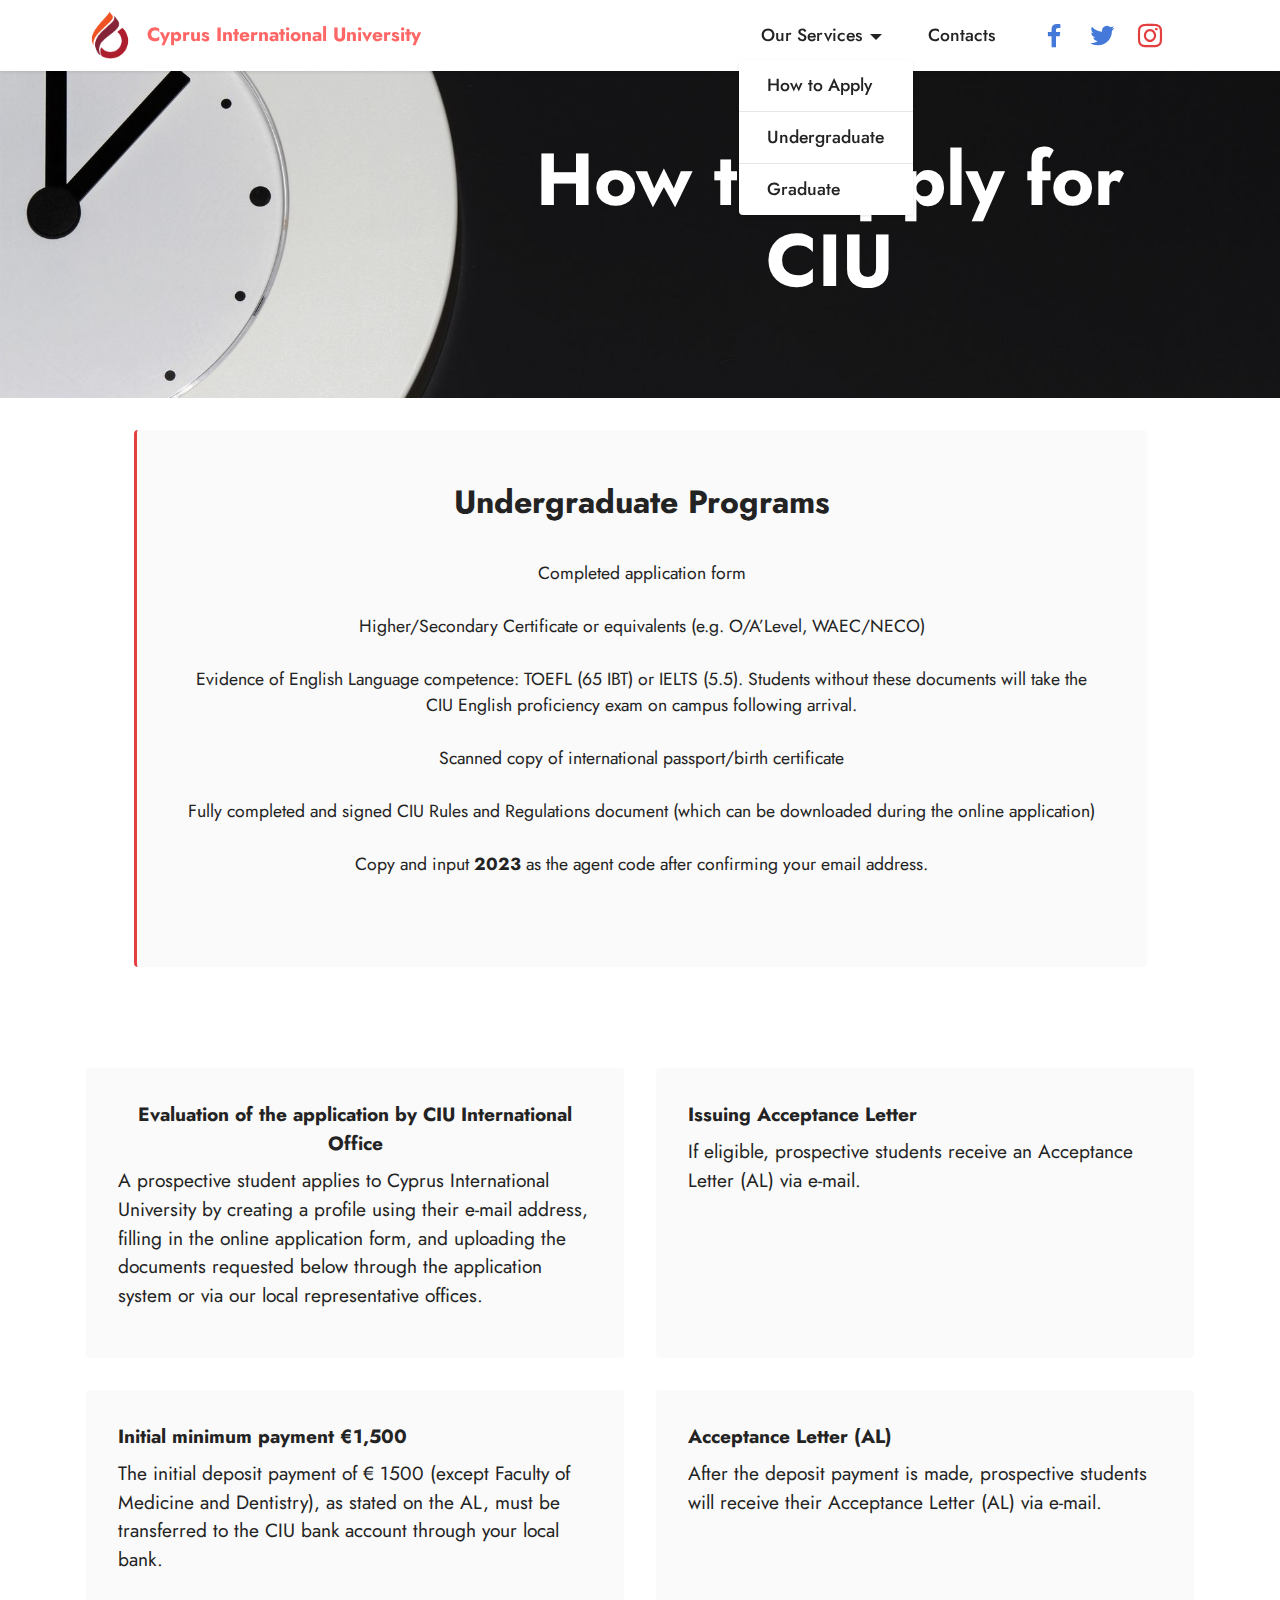
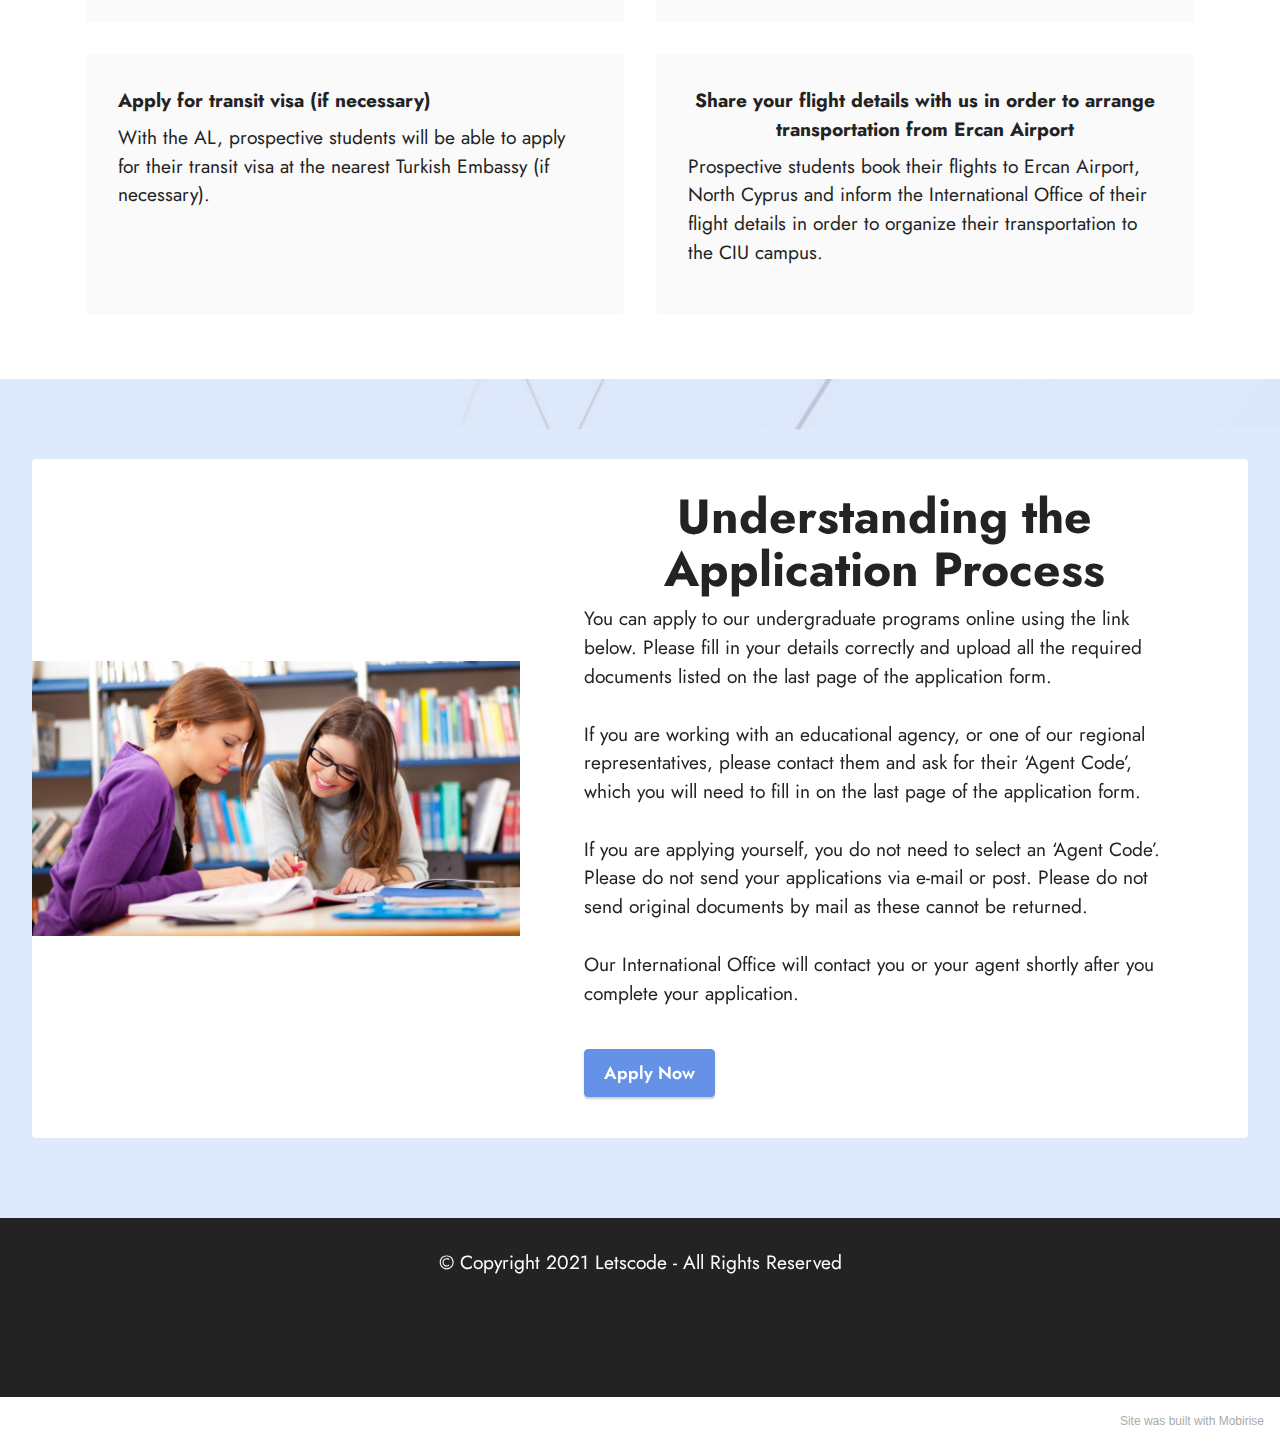
<file: page1.html>
<!DOCTYPE html>
<html  >
<head>
  <!-- Site made with Mobirise Website Builder v5.5.5, https://mobirise.com -->
  <meta charset="UTF-8">
  <meta http-equiv="X-UA-Compatible" content="IE=edge">
  <meta name="generator" content="Mobirise v5.5.5, mobirise.com">
  <meta name="viewport" content="width=device-width, initial-scale=1, minimum-scale=1">
  <link rel="shortcut icon" href="assets/images/ciu-removebg-preview.png" type="image/x-icon">
  <meta name="description" content="">
  
  
  <title>How to Apply</title>
  <link rel="stylesheet" href="assets/bootstrap/css/bootstrap.min.css">
  <link rel="stylesheet" href="assets/bootstrap/css/bootstrap-grid.min.css">
  <link rel="stylesheet" href="assets/bootstrap/css/bootstrap-reboot.min.css">
  <link rel="stylesheet" href="assets/parallax/jarallax.css">
  <link rel="stylesheet" href="assets/dropdown/css/style.css">
  <link rel="stylesheet" href="assets/socicon/css/styles.css">
  <link rel="stylesheet" href="assets/theme/css/style.css">
  <link rel="preload" href="https://fonts.googleapis.com/css?family=Jost:100,200,300,400,500,600,700,800,900,100i,200i,300i,400i,500i,600i,700i,800i,900i&display=swap" as="style" onload="this.onload=null;this.rel='stylesheet'">
  <noscript><link rel="stylesheet" href="https://fonts.googleapis.com/css?family=Jost:100,200,300,400,500,600,700,800,900,100i,200i,300i,400i,500i,600i,700i,800i,900i&display=swap"></noscript>
  <link rel="preload" as="style" href="assets/mobirise/css/mbr-additional.css"><link rel="stylesheet" href="assets/mobirise/css/mbr-additional.css" type="text/css">
  
  
  
  
</head>
<body>
  
  <section data-bs-version="5.1" class="menu menu3 cid-sS9Izz4nox" once="menu" id="menu3-9">
    
    <nav class="navbar navbar-dropdown navbar-fixed-top navbar-expand-lg">
        <div class="container">
            <div class="navbar-brand">
                <span class="navbar-logo">
                    <a href="index.html">
                        <img src="assets/images/ciu-removebg-preview.png" alt="Mobirise" style="height: 3rem;">
                    </a>
                </span>
                <span class="navbar-caption-wrap"><a class="navbar-caption text-secondary display-7" href="#top">Cyprus International University</a></span>
            </div>
            <button class="navbar-toggler" type="button" data-toggle="collapse" data-bs-toggle="collapse" data-target="#navbarSupportedContent" data-bs-target="#navbarSupportedContent" aria-controls="navbarNavAltMarkup" aria-expanded="false" aria-label="Toggle navigation">
                <div class="hamburger">
                    <span></span>
                    <span></span>
                    <span></span>
                    <span></span>
                </div>
            </button>
            <div class="collapse navbar-collapse" id="navbarSupportedContent">
                <ul class="navbar-nav nav-dropdown nav-right" data-app-modern-menu="true"><li class="nav-item dropdown open"><a class="nav-link link text-black text-primary dropdown-toggle show display-4" href="index.html#header7-3" data-toggle="dropdown-submenu" data-bs-toggle="dropdown" data-bs-auto-close="outside" aria-expanded="true">Our Services</a><div class="dropdown-menu show" aria-labelledby="dropdown-undefined" data-bs-popper="none"><a class="text-black text-primary dropdown-item display-4" href="page1.html">How to Apply</a><a class="text-black text-primary dropdown-item display-4" href="index.html#header7-3">Undergraduate</a><a class="text-black text-primary show dropdown-item display-4" href="index.html#header7-3">Graduate</a></div></li>
                    
                    <li class="nav-item"><a class="nav-link link text-black text-primary display-4" href="index.html#contacts1-i">Contacts</a>
                    </li></ul>
                <div class="icons-menu">
                    <a class="iconfont-wrapper" href="index.html#header7-3" target="_blank">
                        <span class="p-2 mbr-iconfont socicon-facebook socicon" style="color: rgb(68, 121, 217); fill: rgb(68, 121, 217);"></span>
                    </a>
                    <a class="iconfont-wrapper" href="index.html#header7-3" target="_blank">
                        <span class="p-2 mbr-iconfont socicon-twitter socicon" style="color: rgb(68, 121, 217); fill: rgb(68, 121, 217);"></span>
                    </a>
                    <a class="iconfont-wrapper" href="index.html#header7-3" target="_blank">
                        <span class="p-2 mbr-iconfont socicon-instagram socicon" style="color: rgb(228, 63, 63); fill: rgb(228, 63, 63);"></span>
                    </a>
                    
                </div>
                
            </div>
        </div>
    </nav>
</section>

<section data-bs-version="5.1" class="header5 cid-sS9WQ0xQ2M" id="header5-b">

    

    

    <div class="container">
        <div class="row justify-content-end">
            <div class="col-12 col-lg-8">
                <h1 class="mbr-section-title mbr-fonts-style mbr-white mb-3 display-1"><strong>How to Apply for CIU</strong></h1>
                
                
                
            </div>
        </div>
    </div>
</section>

<section data-bs-version="5.1" class="content7 cid-sS9WZlh31L" id="content7-d">
    
    <div class="container">
        <div class="row justify-content-center">
            <div class="col-12 col-md-11">
                <blockquote>
                <h5 class="mbr-section-title mbr-fonts-style mb-2 display-5"><strong>Undergraduate Programs</strong></h5>
                <p class="mbr-text mbr-fonts-style display-4"><br>Completed application form<br>
<br>    Higher/Secondary Certificate or equivalents (e.g. O/A’Level, WAEC/NECO)<br>
<br>    Evidence of English Language competence: TOEFL (65 IBT) or IELTS (5.5). Students without these documents will take the CIU English proficiency exam on campus following arrival.<br>
<br>    Scanned copy of international passport/birth certificate<br>
<br>    Fully completed and signed CIU Rules and Regulations document (which can be downloaded during the online application)<br><br>Copy and input <strong>2023&nbsp;</strong>as the agent code after confirming your email address.<br>
<br></p></blockquote>
            </div>
        </div>
    </div>
</section>

<section data-bs-version="5.1" class="features7 cid-sSa0o5hCBf" id="features8-h">
    <!---->
    
    
    <div class="container">
        <div class="row">
            <div class="title col-12">
                
                
            </div>
            <div class="card col-12 col-md-6">
                <div class="card-wrapper">
                    <div class="top-line">
                        <h6 class="card-title mbr-fonts-style display-7"><strong>Evaluation of the application by CIU International Office</strong></h6>
                        <p class="mbr-text cost mbr-fonts-style display-5"></p>
                    </div>
                    <div class="bottom-line">
                        <p class="mbr-text mbr-fonts-style display-7">
                            A prospective student applies to Cyprus International University by creating a profile using their e-mail address, filling in the online application form, and uploading the documents requested below through the application system or via our local representative offices.
                        </p>
                    </div>
                </div>
            </div>
            <div class="card col-12 col-md-6">
                <div class="card-wrapper">
                    <div class="top-line">
                        <h6 class="card-title mbr-fonts-style display-7"><strong>Issuing Acceptance Letter</strong></h6>
                        <p class="mbr-text cost mbr-fonts-style display-5"></p>
                    </div>
                    <div class="bottom-line">
                        <p class="mbr-text mbr-fonts-style display-7">
                            If eligible, prospective students receive an Acceptance Letter (AL) via e-mail.
                        </p>
                    </div>
                </div>
            </div>
            <div class="card col-12 col-md-6">
                <div class="card-wrapper">
                    <div class="top-line">
                        <h6 class="card-title mbr-fonts-style display-7"><strong>Initial minimum payment €1,500</strong></h6>
                        <p class="mbr-text cost mbr-fonts-style display-5"></p>
                    </div>
                    <div class="bottom-line">
                        <p class="mbr-text mbr-fonts-style display-7">The initial deposit payment of € 1500 (except Faculty of Medicine and Dentistry), as stated on the AL, must be transferred to the CIU bank account through your local bank.</p>
                    </div>
                </div>
            </div>
            <div class="card col-12 col-md-6">
                <div class="card-wrapper">
                    <div class="top-line">
                        <h6 class="card-title mbr-fonts-style display-7"><strong>Acceptance Letter (AL)</strong></h6>
                        <p class="mbr-text cost mbr-fonts-style display-5"></p>
                    </div>
                    <div class="bottom-line">
                        <p class="mbr-text mbr-fonts-style display-7">
                            After the deposit payment is made, prospective students will receive their Acceptance Letter (AL) via e-mail.
                        </p>
                    </div>
                </div>
            </div>
            <div class="card col-12 col-md-6">
                <div class="card-wrapper">
                    <div class="top-line">
                        <h6 class="card-title mbr-fonts-style display-7"><strong>Apply for transit visa (if necessary)</strong></h6>
                        <p class="mbr-text cost mbr-fonts-style display-5"></p>
                    </div>
                    <div class="bottom-line">
                        <p class="mbr-text mbr-fonts-style display-7">
                            With the AL, prospective students will be able to apply for their transit visa at the nearest Turkish Embassy (if necessary).
                        </p>
                    </div>
                </div>
            </div>
            <div class="card col-12 col-md-6">
                <div class="card-wrapper">
                    <div class="top-line">
                        <h6 class="card-title mbr-fonts-style display-7"><strong>Share your flight details with us in order to arrange transportation from Ercan Airport</strong></h6>
                        <p class="mbr-text cost mbr-fonts-style display-5"></p>
                    </div>
                    <div class="bottom-line">
                        <p class="mbr-text mbr-fonts-style display-7">
                            Prospective students book their flights to Ercan Airport, North Cyprus and inform the International Office of their flight details in order to organize their transportation to the CIU campus.
                        </p>
                    </div>
                </div>
            </div>
            
            
            
            
            
            
        </div>
    </div>
</section>

<section data-bs-version="5.1" class="features6 cid-sSa0mMtDP6 mbr-parallax-background" id="features7-g">
    <!---->
    

    <div class="mbr-overlay" style="opacity: 0.5; background-color: rgb(190, 211, 249);">
    </div>
    <div class="container-fluid">
        <div class="card-wrapper">
            <div class="row align-items-center">
                <div class="col-12 col-lg-5">
                    <div class="image-wrapper">
                        <img src="assets/images/wp4385852-1076x605.jpg" alt="Mobirise">
                    </div>
                </div>
                <div class="col-12 col-lg">
                    <div class="text-box">
                        <h5 class="mbr-title mbr-fonts-style display-2"><strong>Understanding the Application Process</strong></h5>
                        <p class="mbr-text mbr-fonts-style display-7">You can apply to our undergraduate programs online using the link below. Please fill in your details correctly and upload all the required documents listed on the last page of the application form.
<br>
<br>If you are working with an educational agency, or one of our regional representatives, please contact them and ask for their ‘Agent Code’, which you will need to fill in on the last page of the application form.
<br>
<br>If you are applying yourself, you do not need to select an ‘Agent Code’. Please do not send your applications via e-mail or post. Please do not send original documents by mail as these cannot be returned.
<br>
<br>Our International Office will contact you or your agent shortly after you complete your application.&nbsp;</p>
                        
                        <div class="mbr-section-btn pt-3"><a href="page1.html#features7-g" class="btn btn-primary display-4">Apply Now</a></div>
                    </div>
                </div>
            </div>
        </div>
    </div>
</section>

<section data-bs-version="5.1" class="footer7 cid-sS9WD2Cu00" once="footers" id="footer7-a">

    

    

    <div class="container">
        <div class="media-container-row align-center mbr-white">
            <div class="col-12">
                <p class="mbr-text mb-0 mbr-fonts-style display-7">
                    © Copyright 2021 Letscode - All Rights Reserved
                </p>
            </div>
        </div>
    </div>
</section><section style="background-color: #fff; font-family: -apple-system, BlinkMacSystemFont, 'Segoe UI', 'Roboto', 'Helvetica Neue', Arial, sans-serif; color:#aaa; font-size:12px; padding: 0; align-items: center; display: flex;"><a href="https://mobirise.site/q" style="flex: 1 1; height: 3rem; padding-left: 1rem;"></a><p style="flex: 0 0 auto; margin:0; padding-right:1rem;">Site was <a href="https://mobirise.site/g" style="color:#aaa;">built</a> with Mobirise</p></section><script src="assets/bootstrap/js/bootstrap.bundle.min.js"></script>  <script src="assets/parallax/jarallax.js"></script>  <script src="assets/smoothscroll/smooth-scroll.js"></script>  <script src="assets/ytplayer/index.js"></script>  <script src="assets/dropdown/js/navbar-dropdown.js"></script>  <script src="assets/theme/js/script.js"></script>  
  
  
</body>
</html>
</file>
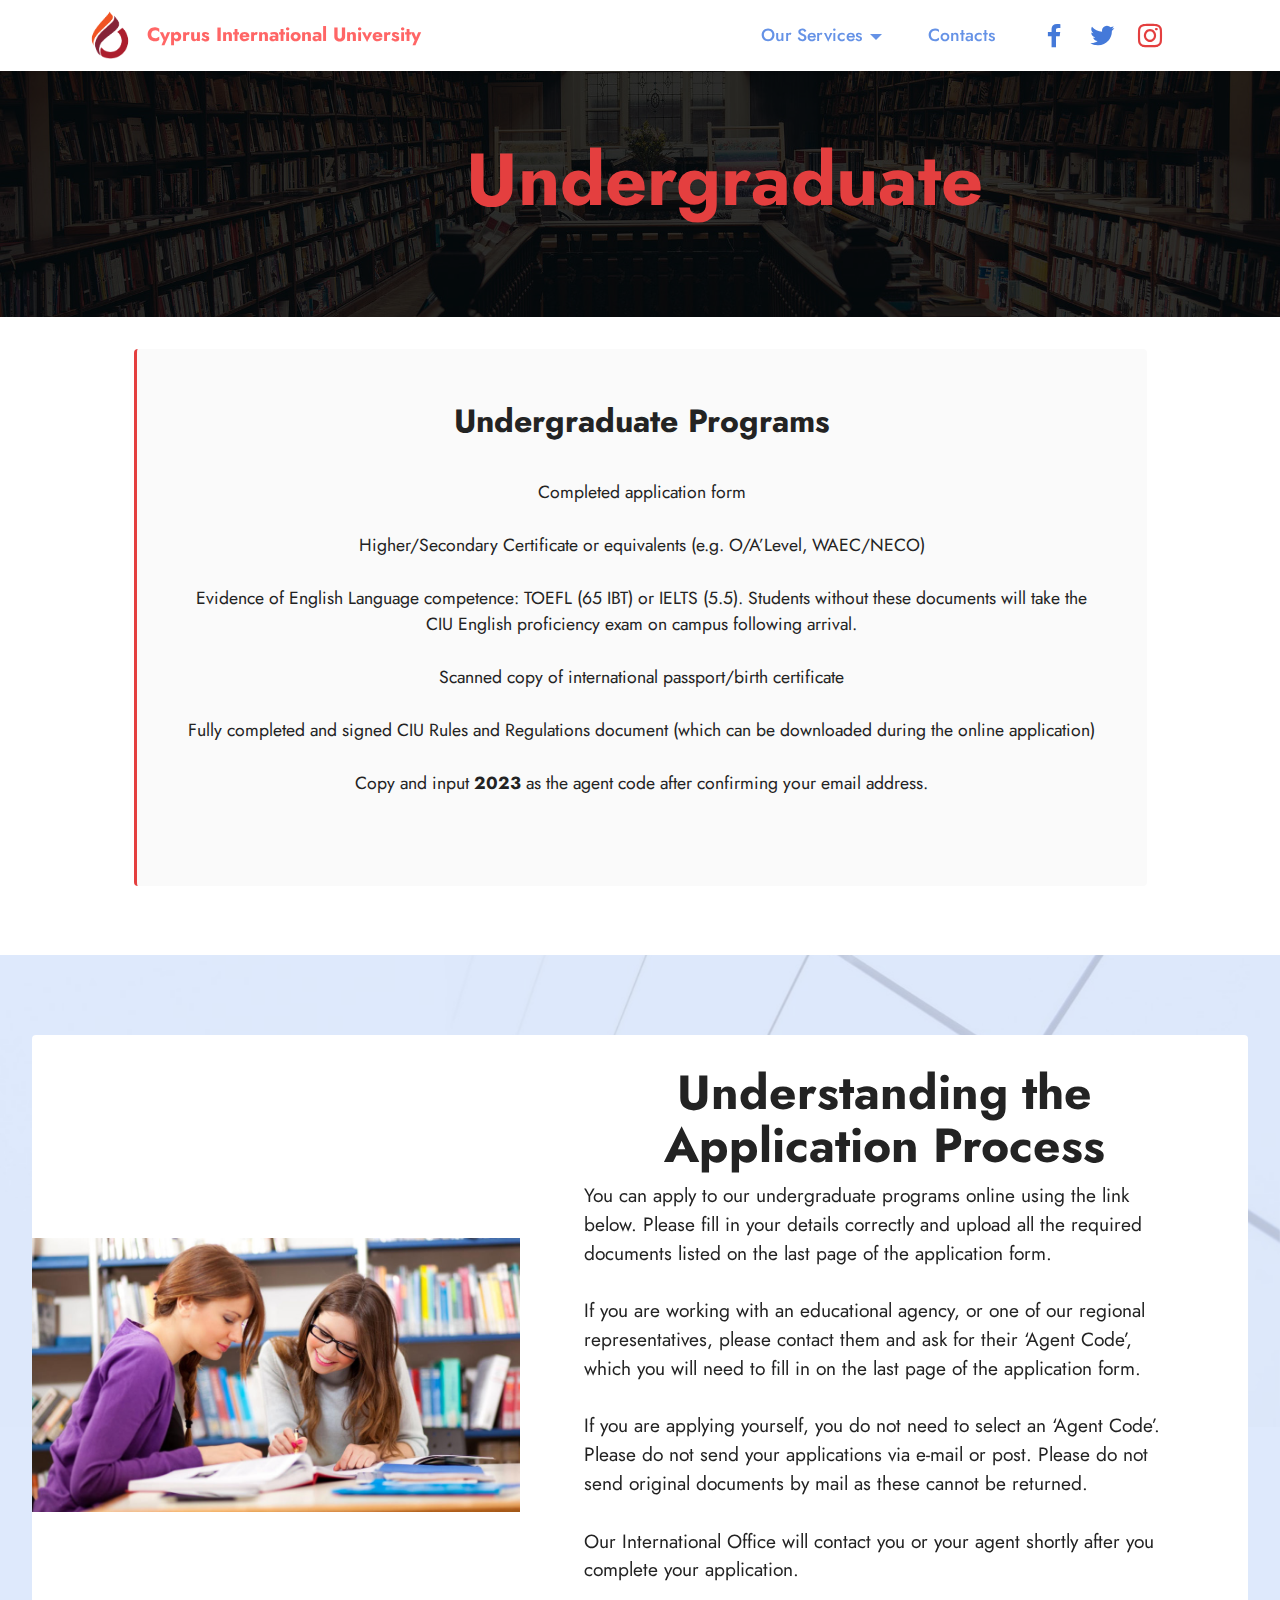
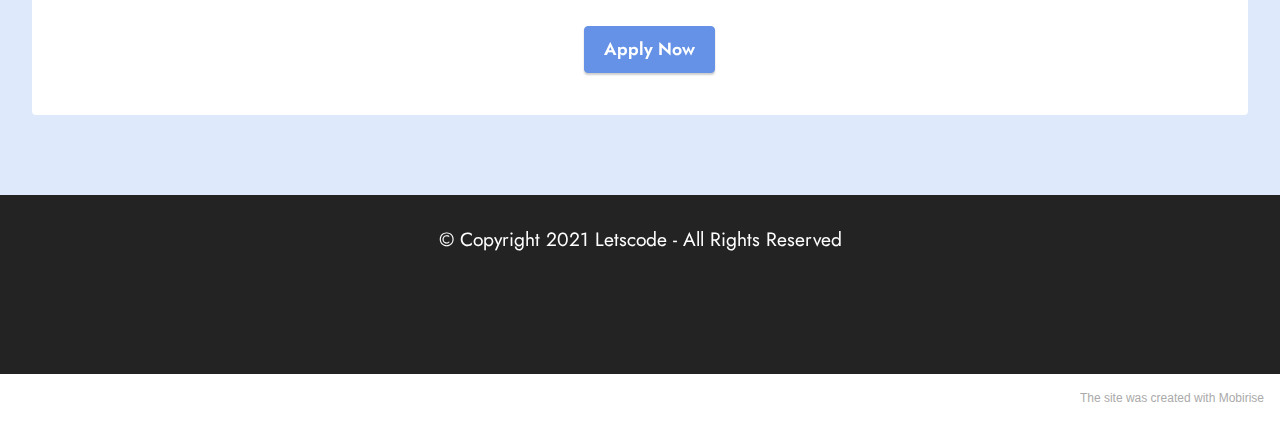
<file: Undergraduate.html>
<!DOCTYPE html>
<html  >
<head>
  <!-- Site made with Mobirise Website Builder v5.5.5, https://mobirise.com -->
  <meta charset="UTF-8">
  <meta http-equiv="X-UA-Compatible" content="IE=edge">
  <meta name="generator" content="Mobirise v5.5.5, mobirise.com">
  <meta name="viewport" content="width=device-width, initial-scale=1, minimum-scale=1">
  <link rel="shortcut icon" href="assets/images/ciu-removebg-preview.png" type="image/x-icon">
  <meta name="description" content="CIU Undergraduate">
  
  
  <title>Undergraduate</title>
  <link rel="stylesheet" href="assets/bootstrap/css/bootstrap.min.css">
  <link rel="stylesheet" href="assets/bootstrap/css/bootstrap-grid.min.css">
  <link rel="stylesheet" href="assets/bootstrap/css/bootstrap-reboot.min.css">
  <link rel="stylesheet" href="assets/parallax/jarallax.css">
  <link rel="stylesheet" href="assets/dropdown/css/style.css">
  <link rel="stylesheet" href="assets/socicon/css/styles.css">
  <link rel="stylesheet" href="assets/theme/css/style.css">
  <link rel="preload" href="https://fonts.googleapis.com/css?family=Jost:100,200,300,400,500,600,700,800,900,100i,200i,300i,400i,500i,600i,700i,800i,900i&display=swap" as="style" onload="this.onload=null;this.rel='stylesheet'">
  <noscript><link rel="stylesheet" href="https://fonts.googleapis.com/css?family=Jost:100,200,300,400,500,600,700,800,900,100i,200i,300i,400i,500i,600i,700i,800i,900i&display=swap"></noscript>
  <link rel="preload" as="style" href="assets/mobirise/css/mbr-additional.css"><link rel="stylesheet" href="assets/mobirise/css/mbr-additional.css" type="text/css">
  
  
  
  
</head>
<body>
  
  <section data-bs-version="5.1" class="menu menu3 cid-sSxSsaQ3pE" once="menu" id="menu3-j">
    
    <nav class="navbar navbar-dropdown navbar-fixed-top navbar-expand-lg">
        <div class="container">
            <div class="navbar-brand">
                <span class="navbar-logo">
                    <a href="index.html">
                        <img src="assets/images/ciu-removebg-preview.png" alt="Mobirise" style="height: 3rem;">
                    </a>
                </span>
                <span class="navbar-caption-wrap"><a class="navbar-caption text-secondary text-primary display-7" href="index.html">Cyprus International University</a></span>
            </div>
            <button class="navbar-toggler" type="button" data-toggle="collapse" data-bs-toggle="collapse" data-target="#navbarSupportedContent" data-bs-target="#navbarSupportedContent" aria-controls="navbarNavAltMarkup" aria-expanded="false" aria-label="Toggle navigation">
                <div class="hamburger">
                    <span></span>
                    <span></span>
                    <span></span>
                    <span></span>
                </div>
            </button>
            <div class="collapse navbar-collapse" id="navbarSupportedContent">
                <ul class="navbar-nav nav-dropdown nav-right" data-app-modern-menu="true"><li class="nav-item dropdown"><a class="nav-link link dropdown-toggle text-primary show display-4" href="index.html#header7-3" data-toggle="dropdown-submenu" data-bs-toggle="dropdown" data-bs-auto-close="outside" aria-expanded="false">Our Services</a><div class="dropdown-menu show" aria-labelledby="dropdown-undefined" data-bs-popper="none"><a class="dropdown-item text-primary display-4" href="page1.html">How to Apply</a><a class="dropdown-item text-primary display-4" href="Undergraduate.html">Undergraduate</a><a class="show dropdown-item text-primary display-4" href="Graduate.html">Graduate</a></div></li>
                    
                    <li class="nav-item"><a class="nav-link link text-primary display-4" href="index.html#contacts1-i">Contacts</a>
                    </li></ul>
                <div class="icons-menu">
                    <a class="iconfont-wrapper" href="index.html#header7-3" target="_blank">
                        <span class="p-2 mbr-iconfont socicon-facebook socicon" style="color: rgb(68, 121, 217); fill: rgb(68, 121, 217);"></span>
                    </a>
                    <a class="iconfont-wrapper" href="index.html#header7-3" target="_blank">
                        <span class="p-2 mbr-iconfont socicon-twitter socicon" style="color: rgb(68, 121, 217); fill: rgb(68, 121, 217);"></span>
                    </a>
                    <a class="iconfont-wrapper" href="index.html#header7-3" target="_blank">
                        <span class="p-2 mbr-iconfont socicon-instagram socicon" style="color: rgb(228, 63, 63); fill: rgb(228, 63, 63);"></span>
                    </a>
                    
                </div>
                
            </div>
        </div>
    </nav>
</section>

<section data-bs-version="5.1" class="header5 cid-sSxSsbuz7D" id="header5-k">

    

    <div class="mbr-overlay" style="opacity: 0.8; background-color: rgb(0, 0, 0);"></div>

    <div class="container">
        <div class="row justify-content-end">
            <div class="col-12 col-lg-8">
                <h1 class="mbr-section-title mbr-fonts-style mbr-white mb-3 display-1"><strong>Undergraduate</strong></h1>
                
                
                
            </div>
        </div>
    </div>
</section>

<section data-bs-version="5.1" class="content7 cid-sSxSscRYkt" id="content7-l">
    
    <div class="container">
        <div class="row justify-content-center">
            <div class="col-12 col-md-11">
                <blockquote>
                <h5 class="mbr-section-title mbr-fonts-style mb-2 display-5"><strong>Undergraduate Programs</strong></h5>
                <p class="mbr-text mbr-fonts-style display-4"><br>Completed application form<br>
<br>    Higher/Secondary Certificate or equivalents (e.g. O/A’Level, WAEC/NECO)<br>
<br>    Evidence of English Language competence: TOEFL (65 IBT) or IELTS (5.5). Students without these documents will take the CIU English proficiency exam on campus following arrival.<br>
<br>    Scanned copy of international passport/birth certificate<br>
<br>    Fully completed and signed CIU Rules and Regulations document (which can be downloaded during the online application)<br><br>Copy and input <strong>2023&nbsp;</strong>as the agent code after confirming your email address.<br>
<br></p></blockquote>
            </div>
        </div>
    </div>
</section>

<section data-bs-version="5.1" class="features6 cid-sSxSseSg6K mbr-parallax-background" id="features7-n">
    <!---->
    

    <div class="mbr-overlay" style="opacity: 0.5; background-color: rgb(190, 211, 249);">
    </div>
    <div class="container-fluid">
        <div class="card-wrapper">
            <div class="row align-items-center">
                <div class="col-12 col-lg-5">
                    <div class="image-wrapper">
                        <img src="assets/images/wp4385852-1076x605.jpg" alt="Mobirise">
                    </div>
                </div>
                <div class="col-12 col-lg">
                    <div class="text-box">
                        <h5 class="mbr-title mbr-fonts-style display-2"><strong>Understanding the Application Process</strong></h5>
                        <p class="mbr-text mbr-fonts-style display-7">You can apply to our undergraduate programs online using the link below. Please fill in your details correctly and upload all the required documents listed on the last page of the application form.
<br>
<br>If you are working with an educational agency, or one of our regional representatives, please contact them and ask for their ‘Agent Code’, which you will need to fill in on the last page of the application form.
<br>
<br>If you are applying yourself, you do not need to select an ‘Agent Code’. Please do not send your applications via e-mail or post. Please do not send original documents by mail as these cannot be returned.
<br>
<br>Our International Office will contact you or your agent shortly after you complete your application.&nbsp;</p>
                        
                        <div class="mbr-section-btn pt-3"><a href="https://intranet.ciu.edu.tr/srs/register" class="btn btn-primary display-4" target="_blank">Apply Now</a></div>
                    </div>
                </div>
            </div>
        </div>
    </div>
</section>

<section data-bs-version="5.1" class="footer7 cid-sSxSsfHwne" once="footers" id="footer7-o">

    

    

    <div class="container">
        <div class="media-container-row align-center mbr-white">
            <div class="col-12">
                <p class="mbr-text mb-0 mbr-fonts-style display-7">
                    © Copyright 2021 Letscode - All Rights Reserved
                </p>
            </div>
        </div>
    </div>
</section><section style="background-color: #fff; font-family: -apple-system, BlinkMacSystemFont, 'Segoe UI', 'Roboto', 'Helvetica Neue', Arial, sans-serif; color:#aaa; font-size:12px; padding: 0; align-items: center; display: flex;"><a href="https://mobirise.site/w" style="flex: 1 1; height: 3rem; padding-left: 1rem;"></a><p style="flex: 0 0 auto; margin:0; padding-right:1rem;"><a href="https://mobirise.site/d" style="color:#aaa;">The site</a> was created with Mobirise</p></section><script src="assets/bootstrap/js/bootstrap.bundle.min.js"></script>  <script src="assets/parallax/jarallax.js"></script>  <script src="assets/smoothscroll/smooth-scroll.js"></script>  <script src="assets/ytplayer/index.js"></script>  <script src="assets/dropdown/js/navbar-dropdown.js"></script>  <script src="assets/theme/js/script.js"></script>  
  
  
</body>
</html>
</file>
<file: assets/web/assets/mobirise-icons2/mobirise2.css>
@font-face {
  font-family: 'Moririse2';
  font-display: swap;
  src:  url('mobirise2.eot?f2bix4');
  src:  url('mobirise2.eot?f2bix4#iefix') format('embedded-opentype'),
    url('mobirise2.ttf?f2bix4') format('truetype'),
    url('mobirise2.woff?f2bix4') format('woff'),
    url('mobirise2.svg?f2bix4#mobirise2') format('svg');
  font-weight: normal;
  font-style: normal;
}

[class^="mobi-"], [class*=" mobi-"] {
  /* use !important to prevent issues with browser extensions that change fonts */
  font-family: 'Moririse2' !important;
  speak: none;
  font-style: normal;
  font-weight: normal;
  font-variant: normal;
  text-transform: none;
  line-height: 1;

  /* Better Font Rendering =========== */
  -webkit-font-smoothing: antialiased;
  -moz-osx-font-smoothing: grayscale;
}

.mobi-mbri-add-submenu:before {
  content: "\e900";
}
.mobi-mbri-alert:before {
  content: "\e901";
}
.mobi-mbri-align-center:before {
  content: "\e902";
}
.mobi-mbri-align-justify:before {
  content: "\e903";
}
.mobi-mbri-align-left:before {
  content: "\e904";
}
.mobi-mbri-align-right:before {
  content: "\e905";
}
.mobi-mbri-android:before {
  content: "\e906";
}
.mobi-mbri-apple:before {
  content: "\e907";
}
.mobi-mbri-arrow-down:before {
  content: "\e908";
}
.mobi-mbri-arrow-next:before {
  content: "\e909";
}
.mobi-mbri-arrow-prev:before {
  content: "\e90a";
}
.mobi-mbri-arrow-up:before {
  content: "\e90b";
}
.mobi-mbri-bold:before {
  content: "\e90c";
}
.mobi-mbri-bookmark:before {
  content: "\e90d";
}
.mobi-mbri-bootstrap:before {
  content: "\e90e";
}
.mobi-mbri-briefcase:before {
  content: "\e90f";
}
.mobi-mbri-browse:before {
  content: "\e910";
}
.mobi-mbri-bulleted-list:before {
  content: "\e911";
}
.mobi-mbri-calendar:before {
  content: "\e912";
}
.mobi-mbri-camera:before {
  content: "\e913";
}
.mobi-mbri-cart-add:before {
  content: "\e914";
}
.mobi-mbri-cart-full:before {
  content: "\e915";
}
.mobi-mbri-cash:before {
  content: "\e916";
}
.mobi-mbri-change-style:before {
  content: "\e917";
}
.mobi-mbri-chat:before {
  content: "\e918";
}
.mobi-mbri-clock:before {
  content: "\e919";
}
.mobi-mbri-close:before {
  content: "\e91a";
}
.mobi-mbri-cloud:before {
  content: "\e91b";
}
.mobi-mbri-code:before {
  content: "\e91c";
}
.mobi-mbri-contact-form:before {
  content: "\e91d";
}
.mobi-mbri-credit-card:before {
  content: "\e91e";
}
.mobi-mbri-cursor-click:before {
  content: "\e91f";
}
.mobi-mbri-cust-feedback:before {
  content: "\e920";
}
.mobi-mbri-database:before {
  content: "\e921";
}
.mobi-mbri-delivery:before {
  content: "\e922";
}
.mobi-mbri-desktop:before {
  content: "\e923";
}
.mobi-mbri-devices:before {
  content: "\e924";
}
.mobi-mbri-down:before {
  content: "\e925";
}
.mobi-mbri-download-2:before {
  content: "\e926";
}
.mobi-mbri-download:before {
  content: "\e927";
}
.mobi-mbri-drag-n-drop-2:before {
  content: "\e928";
}
.mobi-mbri-drag-n-drop:before {
  content: "\e929";
}
.mobi-mbri-edit-2:before {
  content: "\e92a";
}
.mobi-mbri-edit:before {
  content: "\e92b";
}
.mobi-mbri-error:before {
  content: "\e92c";
}
.mobi-mbri-extension:before {
  content: "\e92d";
}
.mobi-mbri-features:before {
  content: "\e92e";
}
.mobi-mbri-file:before {
  content: "\e92f";
}
.mobi-mbri-flag:before {
  content: "\e930";
}
.mobi-mbri-folder:before {
  content: "\e931";
}
.mobi-mbri-gift:before {
  content: "\e932";
}
.mobi-mbri-github:before {
  content: "\e933";
}
.mobi-mbri-globe-2:before {
  content: "\e934";
}
.mobi-mbri-globe:before {
  content: "\e935";
}
.mobi-mbri-growing-chart:before {
  content: "\e936";
}
.mobi-mbri-hearth:before {
  content: "\e937";
}
.mobi-mbri-help:before {
  content: "\e938";
}
.mobi-mbri-home:before {
  content: "\e939";
}
.mobi-mbri-hot-cup:before {
  content: "\e93a";
}
.mobi-mbri-idea:before {
  content: "\e93b";
}
.mobi-mbri-image-gallery:before {
  content: "\e93c";
}
.mobi-mbri-image-slider:before {
  content: "\e93d";
}
.mobi-mbri-info:before {
  content: "\e93e";
}
.mobi-mbri-italic:before {
  content: "\e93f";
}
.mobi-mbri-key:before {
  content: "\e940";
}
.mobi-mbri-laptop:before {
  content: "\e941";
}
.mobi-mbri-layers:before {
  content: "\e942";
}
.mobi-mbri-left-right:before {
  content: "\e943";
}
.mobi-mbri-left:before {
  content: "\e944";
}
.mobi-mbri-letter:before {
  content: "\e945";
}
.mobi-mbri-like:before {
  content: "\e946";
}
.mobi-mbri-link:before {
  content: "\e947";
}
.mobi-mbri-lock:before {
  content: "\e948";
}
.mobi-mbri-login:before {
  content: "\e949";
}
.mobi-mbri-logout:before {
  content: "\e94a";
}
.mobi-mbri-magic-stick:before {
  content: "\e94b";
}
.mobi-mbri-map-pin:before {
  content: "\e94c";
}
.mobi-mbri-menu:before {
  content: "\e94d";
}
.mobi-mbri-mobile-2:before {
  content: "\e94e";
}
.mobi-mbri-mobile-horizontal:before {
  content: "\e94f";
}
.mobi-mbri-mobile:before {
  content: "\e950";
}
.mobi-mbri-mobirise:before {
  content: "\e951";
}
.mobi-mbri-more-horizontal:before {
  content: "\e952";
}
.mobi-mbri-more-vertical:before {
  content: "\e953";
}
.mobi-mbri-music:before {
  content: "\e954";
}
.mobi-mbri-new-file:before {
  content: "\e955";
}
.mobi-mbri-numbered-list:before {
  content: "\e956";
}
.mobi-mbri-opened-folder:before {
  content: "\e957";
}
.mobi-mbri-pages:before {
  content: "\e958";
}
.mobi-mbri-paper-plane:before {
  content: "\e959";
}
.mobi-mbri-paperclip:before {
  content: "\e95a";
}
.mobi-mbri-phone:before {
  content: "\e95b";
}
.mobi-mbri-photo:before {
  content: "\e95c";
}
.mobi-mbri-photos:before {
  content: "\e95d";
}
.mobi-mbri-pin:before {
  content: "\e95e";
}
.mobi-mbri-play:before {
  content: "\e95f";
}
.mobi-mbri-plus:before {
  content: "\e960";
}
.mobi-mbri-preview:before {
  content: "\e961";
}
.mobi-mbri-print:before {
  content: "\e962";
}
.mobi-mbri-protect:before {
  content: "\e963";
}
.mobi-mbri-question:before {
  content: "\e964";
}
.mobi-mbri-quote-left:before {
  content: "\e965";
}
.mobi-mbri-quote-right:before {
  content: "\e966";
}
.mobi-mbri-redo:before {
  content: "\e967";
}
.mobi-mbri-refresh:before {
  content: "\e968";
}
.mobi-mbri-responsive-2:before {
  content: "\e969";
}
.mobi-mbri-responsive:before {
  content: "\e96a";
}
.mobi-mbri-right:before {
  content: "\e96b";
}
.mobi-mbri-rocket:before {
  content: "\e96c";
}
.mobi-mbri-sad-face:before {
  content: "\e96d";
}
.mobi-mbri-sale:before {
  content: "\e96e";
}
.mobi-mbri-save:before {
  content: "\e96f";
}
.mobi-mbri-search:before {
  content: "\e970";
}
.mobi-mbri-setting-2:before {
  content: "\e971";
}
.mobi-mbri-setting-3:before {
  content: "\e972";
}
.mobi-mbri-setting:before {
  content: "\e973";
}
.mobi-mbri-share:before {
  content: "\e974";
}
.mobi-mbri-shopping-bag:before {
  content: "\e975";
}
.mobi-mbri-shopping-basket:before {
  content: "\e976";
}
.mobi-mbri-shopping-cart:before {
  content: "\e977";
}
.mobi-mbri-sites:before {
  content: "\e978";
}
.mobi-mbri-smile-face:before {
  content: "\e979";
}
.mobi-mbri-speed:before {
  content: "\e97a";
}
.mobi-mbri-star:before {
  content: "\e97b";
}
.mobi-mbri-success:before {
  content: "\e97c";
}
.mobi-mbri-sun:before {
  content: "\e97d";
}
.mobi-mbri-sun2:before {
  content: "\e97e";
}
.mobi-mbri-tablet-vertical:before {
  content: "\e97f";
}
.mobi-mbri-tablet:before {
  content: "\e980";
}
.mobi-mbri-target:before {
  content: "\e981";
}
.mobi-mbri-timer:before {
  content: "\e982";
}
.mobi-mbri-to-ftp:before {
  content: "\e983";
}
.mobi-mbri-to-local-drive:before {
  content: "\e984";
}
.mobi-mbri-touch-swipe:before {
  content: "\e985";
}
.mobi-mbri-touch:before {
  content: "\e986";
}
.mobi-mbri-trash:before {
  content: "\e987";
}
.mobi-mbri-underline:before {
  content: "\e988";
}
.mobi-mbri-undo:before {
  content: "\e989";
}
.mobi-mbri-unlink:before {
  content: "\e98a";
}
.mobi-mbri-unlock:before {
  content: "\e98b";
}
.mobi-mbri-up-down:before {
  content: "\e98c";
}
.mobi-mbri-up:before {
  content: "\e98d";
}
.mobi-mbri-update:before {
  content: "\e98e";
}
.mobi-mbri-upload-2:before {
  content: "\e98f";
}
.mobi-mbri-upload:before {
  content: "\e990";
}
.mobi-mbri-user-2:before {
  content: "\e991";
}
.mobi-mbri-user:before {
  content: "\e992";
}
.mobi-mbri-users:before {
  content: "\e993";
}
.mobi-mbri-video-play:before {
  content: "\e994";
}
.mobi-mbri-video:before {
  content: "\e995";
}
.mobi-mbri-watch:before {
  content: "\e996";
}
.mobi-mbri-website-theme-2:before {
  content: "\e997";
}
.mobi-mbri-website-theme:before {
  content: "\e998";
}
.mobi-mbri-wifi:before {
  content: "\e999";
}
.mobi-mbri-windows:before {
  content: "\e99a";
}
.mobi-mbri-zoom-in:before {
  content: "\e99b";
}
.mobi-mbri-zoom-out:before {
  content: "\e99c";
}
</file>
<file: assets/dropdown/css/style.css>
.navbar-dropdown {
  left: 0;
  padding: 0;
  position: absolute;
  right: 0;
  top: 0;
  transition: all 0.45s ease;
  z-index: 1030;
  background: #282828; }
  .navbar-dropdown .navbar-logo {
    margin-right: 0.8rem;
    transition: margin 0.3s ease-in-out;
    vertical-align: middle; }
    .navbar-dropdown .navbar-logo img {
      height: 3.125rem;
      transition: all 0.3s ease-in-out; }
    .navbar-dropdown .navbar-logo.mbr-iconfont {
      font-size: 3.125rem;
      line-height: 3.125rem; }
  .navbar-dropdown .navbar-caption {
    font-weight: 700;
    white-space: normal;
    vertical-align: -4px;
    line-height: 3.125rem !important; }
    .navbar-dropdown .navbar-caption, .navbar-dropdown .navbar-caption:hover {
      color: inherit;
      text-decoration: none; }
  .navbar-dropdown .mbr-iconfont + .navbar-caption {
    vertical-align: -1px; }
  .navbar-dropdown.navbar-fixed-top {
    position: fixed; }
  .navbar-dropdown .navbar-brand span {
    vertical-align: -4px; }
  .navbar-dropdown.bg-color.transparent {
    background: none; }
  .navbar-dropdown.navbar-short .navbar-brand {
    padding: 0.625rem 0; }
    .navbar-dropdown.navbar-short .navbar-brand span {
      vertical-align: -1px; }
  .navbar-dropdown.navbar-short .navbar-caption {
    line-height: 2.375rem !important;
    vertical-align: -2px; }
  .navbar-dropdown.navbar-short .navbar-logo {
    margin-right: 0.5rem; }
    .navbar-dropdown.navbar-short .navbar-logo img {
      height: 2.375rem; }
    .navbar-dropdown.navbar-short .navbar-logo.mbr-iconfont {
      font-size: 2.375rem;
      line-height: 2.375rem; }
  .navbar-dropdown.navbar-short .mbr-table-cell {
    height: 3.625rem; }
  .navbar-dropdown .navbar-close {
    left: 0.6875rem;
    position: fixed;
    top: 0.75rem;
    z-index: 1000; }
  .navbar-dropdown .hamburger-icon {
    content: "";
    display: inline-block;
    vertical-align: middle;
    width: 16px;
    -webkit-box-shadow: 0 -6px 0 1px #282828,0 0 0 1px #282828,0 6px 0 1px #282828;
    -moz-box-shadow: 0 -6px 0 1px #282828,0 0 0 1px #282828,0 6px 0 1px #282828;
    box-shadow: 0 -6px 0 1px #282828,0 0 0 1px #282828,0 6px 0 1px #282828; }

.dropdown-menu .dropdown-toggle[data-toggle="dropdown-submenu"]::after {
  border-bottom: 0.35em solid transparent;
  border-left: 0.35em solid;
  border-right: 0;
  border-top: 0.35em solid transparent;
  margin-left: 0.3rem; }

.dropdown-menu .dropdown-item:focus {
  outline: 0; }

.nav-dropdown {
  font-size: 0.75rem;
  font-weight: 500;
  height: auto !important; }
  .nav-dropdown .nav-btn {
    padding-left: 1rem; }
  .nav-dropdown .link {
    margin: .667em 1.667em;
    font-weight: 500;
    padding: 0;
    transition: color .2s ease-in-out; }
    .nav-dropdown .link.dropdown-toggle {
      margin-right: 2.583em; }
      .nav-dropdown .link.dropdown-toggle::after {
        margin-left: .25rem;
        border-top: 0.35em solid;
        border-right: 0.35em solid transparent;
        border-left: 0.35em solid transparent;
        border-bottom: 0; }
      .nav-dropdown .link.dropdown-toggle[aria-expanded="true"] {
        margin: 0;
        padding: 0.667em 3.263em  0.667em 1.667em; }
  .nav-dropdown .link::after,
  .nav-dropdown .dropdown-item::after {
    color: inherit; }
  .nav-dropdown .btn {
    font-size: 0.75rem;
    font-weight: 700;
    letter-spacing: 0;
    margin-bottom: 0;
    padding-left: 1.25rem;
    padding-right: 1.25rem; }
  .nav-dropdown .dropdown-menu {
    border-radius: 0;
    border: 0;
    left: 0;
    margin: 0;
    padding-bottom: 1.25rem;
    padding-top: 1.25rem;
    position: relative; }
  .nav-dropdown .dropdown-submenu {
    margin-left: 0.125rem;
    top: 0; }
  .nav-dropdown .dropdown-item {
    font-weight: 500;
    line-height: 2;
    padding: 0.3846em 4.615em 0.3846em 1.5385em;
    position: relative;
    transition: color .2s ease-in-out, background-color .2s ease-in-out; }
    .nav-dropdown .dropdown-item::after {
      margin-top: -0.3077em;
      position: absolute;
      right: 1.1538em;
      top: 50%; }
    .nav-dropdown .dropdown-item:focus, .nav-dropdown .dropdown-item:hover {
      background: none; }

@media (max-width: 767px) {
  .nav-dropdown.navbar-toggleable-sm {
    bottom: 0;
    display: none;
    left: 0;
    overflow-x: hidden;
    position: fixed;
    top: 0;
    transform: translateX(-100%);
    -ms-transform: translateX(-100%);
    -webkit-transform: translateX(-100%);
    width: 18.75rem;
    z-index: 999; } }
.nav-dropdown.navbar-toggleable-xl {
  bottom: 0;
  display: none;
  left: 0;
  overflow-x: hidden;
  position: fixed;
  top: 0;
  transform: translateX(-100%);
  -ms-transform: translateX(-100%);
  -webkit-transform: translateX(-100%);
  width: 18.75rem;
  z-index: 999; }

.nav-dropdown-sm {
  display: block !important;
  overflow-x: hidden;
  overflow: auto;
  padding-top: 3.875rem; }
  .nav-dropdown-sm::after {
    content: "";
    display: block;
    height: 3rem;
    width: 100%; }
  .nav-dropdown-sm.collapse.in ~ .navbar-close {
    display: block !important; }
  .nav-dropdown-sm.collapsing, .nav-dropdown-sm.collapse.in {
    transform: translateX(0);
    -ms-transform: translateX(0);
    -webkit-transform: translateX(0);
    transition: all 0.25s ease-out;
    -webkit-transition: all 0.25s ease-out;
    background: #282828; }
  .nav-dropdown-sm.collapsing[aria-expanded="false"] {
    transform: translateX(-100%);
    -ms-transform: translateX(-100%);
    -webkit-transform: translateX(-100%); }
  .nav-dropdown-sm .nav-item {
    display: block;
    margin-left: 0 !important;
    padding-left: 0; }
  .nav-dropdown-sm .link,
  .nav-dropdown-sm .dropdown-item {
    border-top: 1px dotted rgba(255, 255, 255, 0.1);
    font-size: 0.8125rem;
    line-height: 1.6;
    margin: 0 !important;
    padding: 0.875rem 2.4rem 0.875rem 1.5625rem !important;
    position: relative;
    white-space: normal; }
    .nav-dropdown-sm .link:focus, .nav-dropdown-sm .link:hover,
    .nav-dropdown-sm .dropdown-item:focus,
    .nav-dropdown-sm .dropdown-item:hover {
      background: rgba(0, 0, 0, 0.2) !important;
      color: #c0a375; }
  .nav-dropdown-sm .nav-btn {
    position: relative;
    padding: 1.5625rem 1.5625rem 0 1.5625rem; }
    .nav-dropdown-sm .nav-btn::before {
      border-top: 1px dotted rgba(255, 255, 255, 0.1);
      content: "";
      left: 0;
      position: absolute;
      top: 0;
      width: 100%; }
    .nav-dropdown-sm .nav-btn + .nav-btn {
      padding-top: 0.625rem; }
      .nav-dropdown-sm .nav-btn + .nav-btn::before {
        display: none; }
  .nav-dropdown-sm .btn {
    padding: 0.625rem 0; }
  .nav-dropdown-sm .dropdown-toggle[data-toggle="dropdown-submenu"]::after {
    margin-left: .25rem;
    border-top: 0.35em solid;
    border-right: 0.35em solid transparent;
    border-left: 0.35em solid transparent;
    border-bottom: 0; }
  .nav-dropdown-sm .dropdown-toggle[data-toggle="dropdown-submenu"][aria-expanded="true"]::after {
    border-top: 0;
    border-right: 0.35em solid transparent;
    border-left: 0.35em solid transparent;
    border-bottom: 0.35em solid; }
  .nav-dropdown-sm .dropdown-menu {
    margin: 0;
    padding: 0;
    position: relative;
    top: 0;
    left: 0;
    width: 100%;
    border: 0;
    float: none;
    border-radius: 0;
    background: none; }
  .nav-dropdown-sm .dropdown-submenu {
    left: 100%;
    margin-left: 0.125rem;
    margin-top: -1.25rem;
    top: 0; }

.navbar-toggleable-sm .nav-dropdown .dropdown-menu {
  position: absolute; }

.navbar-toggleable-sm .nav-dropdown .dropdown-submenu {
  left: 100%;
  margin-left: 0.125rem;
  margin-top: -1.25rem;
  top: 0; }

.navbar-toggleable-sm.opened .nav-dropdown .dropdown-menu {
  position: relative; }

.navbar-toggleable-sm.opened .nav-dropdown .dropdown-submenu {
  left: 0;
  margin-left: 00rem;
  margin-top: 0rem;
  top: 0; }

.is-builder .nav-dropdown.collapsing {
  transition: none !important; }
</file>
<file: assets/socicon/css/styles.css>
@charset "UTF-8";

@font-face {
  font-family: 'Socicon';
  src:  url('../fonts/socicon.eot');
  src:  url('../fonts/socicon.eot?#iefix') format('embedded-opentype'),
    url('../fonts/socicon.woff2') format('woff2'),
    url('../fonts/socicon.ttf') format('truetype'),
    url('../fonts/socicon.woff') format('woff'),
    url('../fonts/socicon.svg#socicon') format('svg');
  font-weight: normal;
  font-style: normal;
  font-display: swap;
}

[data-icon]:before {
  font-family: "socicon" !important;
  content: attr(data-icon);
  font-style: normal !important;
  font-weight: normal !important;
  font-variant: normal !important;
  text-transform: none !important;
  speak: none;
  line-height: 1;
  -webkit-font-smoothing: antialiased;
  -moz-osx-font-smoothing: grayscale;
}

[class^="socicon-"], [class*=" socicon-"] {
  /* use !important to prevent issues with browser extensions that change fonts */
  font-family: 'Socicon' !important;
  speak: none;
  font-style: normal;
  font-weight: normal;
  font-variant: normal;
  text-transform: none;
  line-height: 1;

  /* Better Font Rendering =========== */
  -webkit-font-smoothing: antialiased;
  -moz-osx-font-smoothing: grayscale;
}

.socicon-eitaa:before {
  content: "\e97c";
}
.socicon-soroush:before {
  content: "\e97d";
}
.socicon-bale:before {
  content: "\e97e";
}
.socicon-zazzle:before {
  content: "\e97b";
}
.socicon-society6:before {
  content: "\e97a";
}
.socicon-redbubble:before {
  content: "\e979";
}
.socicon-avvo:before {
  content: "\e978";
}
.socicon-stitcher:before {
  content: "\e977";
}
.socicon-googlehangouts:before {
  content: "\e974";
}
.socicon-dlive:before {
  content: "\e975";
}
.socicon-vsco:before {
  content: "\e976";
}
.socicon-flipboard:before {
  content: "\e973";
}
.socicon-ubuntu:before {
  content: "\e958";
}
.socicon-artstation:before {
  content: "\e959";
}
.socicon-invision:before {
  content: "\e95a";
}
.socicon-torial:before {
  content: "\e95b";
}
.socicon-collectorz:before {
  content: "\e95c";
}
.socicon-seenthis:before {
  content: "\e95d";
}
.socicon-googleplaymusic:before {
  content: "\e95e";
}
.socicon-debian:before {
  content: "\e95f";
}
.socicon-filmfreeway:before {
  content: "\e960";
}
.socicon-gnome:before {
  content: "\e961";
}
.socicon-itchio:before {
  content: "\e962";
}
.socicon-jamendo:before {
  content: "\e963";
}
.socicon-mix:before {
  content: "\e964";
}
.socicon-sharepoint:before {
  content: "\e965";
}
.socicon-tinder:before {
  content: "\e966";
}
.socicon-windguru:before {
  content: "\e967";
}
.socicon-cdbaby:before {
  content: "\e968";
}
.socicon-elementaryos:before {
  content: "\e969";
}
.socicon-stage32:before {
  content: "\e96a";
}
.socicon-tiktok:before {
  content: "\e96b";
}
.socicon-gitter:before {
  content: "\e96c";
}
.socicon-letterboxd:before {
  content: "\e96d";
}
.socicon-threema:before {
  content: "\e96e";
}
.socicon-splice:before {
  content: "\e96f";
}
.socicon-metapop:before {
  content: "\e970";
}
.socicon-naver:before {
  content: "\e971";
}
.socicon-remote:before {
  content: "\e972";
}
.socicon-internet:before {
  content: "\e957";
}
.socicon-moddb:before {
  content: "\e94b";
}
.socicon-indiedb:before {
  content: "\e94c";
}
.socicon-traxsource:before {
  content: "\e94d";
}
.socicon-gamefor:before {
  content: "\e94e";
}
.socicon-pixiv:before {
  content: "\e94f";
}
.socicon-myanimelist:before {
  content: "\e950";
}
.socicon-blackberry:before {
  content: "\e951";
}
.socicon-wickr:before {
  content: "\e952";
}
.socicon-spip:before {
  content: "\e953";
}
.socicon-napster:before {
  content: "\e954";
}
.socicon-beatport:before {
  content: "\e955";
}
.socicon-hackerone:before {
  content: "\e956";
}
.socicon-hackernews:before {
  content: "\e946";
}
.socicon-smashwords:before {
  content: "\e947";
}
.socicon-kobo:before {
  content: "\e948";
}
.socicon-bookbub:before {
  content: "\e949";
}
.socicon-mailru:before {
  content: "\e94a";
}
.socicon-gitlab:before {
  content: "\e945";
}
.socicon-instructables:before {
  content: "\e944";
}
.socicon-portfolio:before {
  content: "\e943";
}
.socicon-codered:before {
  content: "\e940";
}
.socicon-origin:before {
  content: "\e941";
}
.socicon-nextdoor:before {
  content: "\e942";
}
.socicon-udemy:before {
  content: "\e93f";
}
.socicon-livemaster:before {
  content: "\e93e";
}
.socicon-crunchbase:before {
  content: "\e93b";
}
.socicon-homefy:before {
  content: "\e93c";
}
.socicon-calendly:before {
  content: "\e93d";
}
.socicon-realtor:before {
  content: "\e90f";
}
.socicon-tidal:before {
  content: "\e910";
}
.socicon-qobuz:before {
  content: "\e911";
}
.socicon-natgeo:before {
  content: "\e912";
}
.socicon-mastodon:before {
  content: "\e913";
}
.socicon-unsplash:before {
  content: "\e914";
}
.socicon-homeadvisor:before {
  content: "\e915";
}
.socicon-angieslist:before {
  content: "\e916";
}
.socicon-codepen:before {
  content: "\e917";
}
.socicon-slack:before {
  content: "\e918";
}
.socicon-openaigym:before {
  content: "\e919";
}
.socicon-logmein:before {
  content: "\e91a";
}
.socicon-fiverr:before {
  content: "\e91b";
}
.socicon-gotomeeting:before {
  content: "\e91c";
}
.socicon-aliexpress:before {
  content: "\e91d";
}
.socicon-guru:before {
  content: "\e91e";
}
.socicon-appstore:before {
  content: "\e91f";
}
.socicon-homes:before {
  content: "\e920";
}
.socicon-zoom:before {
  content: "\e921";
}
.socicon-alibaba:before {
  content: "\e922";
}
.socicon-craigslist:before {
  content: "\e923";
}
.socicon-wix:before {
  content: "\e924";
}
.socicon-redfin:before {
  content: "\e925";
}
.socicon-googlecalendar:before {
  content: "\e926";
}
.socicon-shopify:before {
  content: "\e927";
}
.socicon-freelancer:before {
  content: "\e928";
}
.socicon-seedrs:before {
  content: "\e929";
}
.socicon-bing:before {
  content: "\e92a";
}
.socicon-doodle:before {
  content: "\e92b";
}
.socicon-bonanza:before {
  content: "\e92c";
}
.socicon-squarespace:before {
  content: "\e92d";
}
.socicon-toptal:before {
  content: "\e92e";
}
.socicon-gust:before {
  content: "\e92f";
}
.socicon-ask:before {
  content: "\e930";
}
.socicon-trulia:before {
  content: "\e931";
}
.socicon-loomly:before {
  content: "\e932";
}
.socicon-ghost:before {
  content: "\e933";
}
.socicon-upwork:before {
  content: "\e934";
}
.socicon-fundable:before {
  content: "\e935";
}
.socicon-booking:before {
  content: "\e936";
}
.socicon-googlemaps:before {
  content: "\e937";
}
.socicon-zillow:before {
  content: "\e938";
}
.socicon-niconico:before {
  content: "\e939";
}
.socicon-toneden:before {
  content: "\e93a";
}
.socicon-augment:before {
  content: "\e908";
}
.socicon-bitbucket:before {
  content: "\e909";
}
.socicon-fyuse:before {
  content: "\e90a";
}
.socicon-yt-gaming:before {
  content: "\e90b";
}
.socicon-sketchfab:before {
  content: "\e90c";
}
.socicon-mobcrush:before {
  content: "\e90d";
}
.socicon-microsoft:before {
  content: "\e90e";
}
.socicon-pandora:before {
  content: "\e907";
}
.socicon-messenger:before {
  content: "\e906";
}
.socicon-gamewisp:before {
  content: "\e905";
}
.socicon-bloglovin:before {
  content: "\e904";
}
.socicon-tunein:before {
  content: "\e903";
}
.socicon-gamejolt:before {
  content: "\e901";
}
.socicon-trello:before {
  content: "\e902";
}
.socicon-spreadshirt:before {
  content: "\e900";
}
.socicon-500px:before {
  content: "\e000";
}
.socicon-8tracks:before {
  content: "\e001";
}
.socicon-airbnb:before {
  content: "\e002";
}
.socicon-alliance:before {
  content: "\e003";
}
.socicon-amazon:before {
  content: "\e004";
}
.socicon-amplement:before {
  content: "\e005";
}
.socicon-android:before {
  content: "\e006";
}
.socicon-angellist:before {
  content: "\e007";
}
.socicon-apple:before {
  content: "\e008";
}
.socicon-appnet:before {
  content: "\e009";
}
.socicon-baidu:before {
  content: "\e00a";
}
.socicon-bandcamp:before {
  content: "\e00b";
}
.socicon-battlenet:before {
  content: "\e00c";
}
.socicon-mixer:before {
  content: "\e00d";
}
.socicon-bebee:before {
  content: "\e00e";
}
.socicon-bebo:before {
  content: "\e00f";
}
.socicon-behance:before {
  content: "\e010";
}
.socicon-blizzard:before {
  content: "\e011";
}
.socicon-blogger:before {
  content: "\e012";
}
.socicon-buffer:before {
  content: "\e013";
}
.socicon-chrome:before {
  content: "\e014";
}
.socicon-coderwall:before {
  content: "\e015";
}
.socicon-curse:before {
  content: "\e016";
}
.socicon-dailymotion:before {
  content: "\e017";
}
.socicon-deezer:before {
  content: "\e018";
}
.socicon-delicious:before {
  content: "\e019";
}
.socicon-deviantart:before {
  content: "\e01a";
}
.socicon-diablo:before {
  content: "\e01b";
}
.socicon-digg:before {
  content: "\e01c";
}
.socicon-discord:before {
  content: "\e01d";
}
.socicon-disqus:before {
  content: "\e01e";
}
.socicon-douban:before {
  content: "\e01f";
}
.socicon-draugiem:before {
  content: "\e020";
}
.socicon-dribbble:before {
  content: "\e021";
}
.socicon-drupal:before {
  content: "\e022";
}
.socicon-ebay:before {
  content: "\e023";
}
.socicon-ello:before {
  content: "\e024";
}
.socicon-endomodo:before {
  content: "\e025";
}
.socicon-envato:before {
  content: "\e026";
}
.socicon-etsy:before {
  content: "\e027";
}
.socicon-facebook:before {
  content: "\e028";
}
.socicon-feedburner:before {
  content: "\e029";
}
.socicon-filmweb:before {
  content: "\e02a";
}
.socicon-firefox:before {
  content: "\e02b";
}
.socicon-flattr:before {
  content: "\e02c";
}
.socicon-flickr:before {
  content: "\e02d";
}
.socicon-formulr:before {
  content: "\e02e";
}
.socicon-forrst:before {
  content: "\e02f";
}
.socicon-foursquare:before {
  content: "\e030";
}
.socicon-friendfeed:before {
  content: "\e031";
}
.socicon-github:before {
  content: "\e032";
}
.socicon-goodreads:before {
  content: "\e033";
}
.socicon-google:before {
  content: "\e034";
}
.socicon-googlescholar:before {
  content: "\e035";
}
.socicon-googlegroups:before {
  content: "\e036";
}
.socicon-googlephotos:before {
  content: "\e037";
}
.socicon-googleplus:before {
  content: "\e038";
}
.socicon-grooveshark:before {
  content: "\e039";
}
.socicon-hackerrank:before {
  content: "\e03a";
}
.socicon-hearthstone:before {
  content: "\e03b";
}
.socicon-hellocoton:before {
  content: "\e03c";
}
.socicon-heroes:before {
  content: "\e03d";
}
.socicon-smashcast:before {
  content: "\e03e";
}
.socicon-horde:before {
  content: "\e03f";
}
.socicon-houzz:before {
  content: "\e040";
}
.socicon-icq:before {
  content: "\e041";
}
.socicon-identica:before {
  content: "\e042";
}
.socicon-imdb:before {
  content: "\e043";
}
.socicon-instagram:before {
  content: "\e044";
}
.socicon-issuu:before {
  content: "\e045";
}
.socicon-istock:before {
  content: "\e046";
}
.socicon-itunes:before {
  content: "\e047";
}
.socicon-keybase:before {
  content: "\e048";
}
.socicon-lanyrd:before {
  content: "\e049";
}
.socicon-lastfm:before {
  content: "\e04a";
}
.socicon-line:before {
  content: "\e04b";
}
.socicon-linkedin:before {
  content: "\e04c";
}
.socicon-livejournal:before {
  content: "\e04d";
}
.socicon-lyft:before {
  content: "\e04e";
}
.socicon-macos:before {
  content: "\e04f";
}
.socicon-mail:before {
  content: "\e050";
}
.socicon-medium:before {
  content: "\e051";
}
.socicon-meetup:before {
  content: "\e052";
}
.socicon-mixcloud:before {
  content: "\e053";
}
.socicon-modelmayhem:before {
  content: "\e054";
}
.socicon-mumble:before {
  content: "\e055";
}
.socicon-myspace:before {
  content: "\e056";
}
.socicon-newsvine:before {
  content: "\e057";
}
.socicon-nintendo:before {
  content: "\e058";
}
.socicon-npm:before {
  content: "\e059";
}
.socicon-odnoklassniki:before {
  content: "\e05a";
}
.socicon-openid:before {
  content: "\e05b";
}
.socicon-opera:before {
  content: "\e05c";
}
.socicon-outlook:before {
  content: "\e05d";
}
.socicon-overwatch:before {
  content: "\e05e";
}
.socicon-patreon:before {
  content: "\e05f";
}
.socicon-paypal:before {
  content: "\e060";
}
.socicon-periscope:before {
  content: "\e061";
}
.socicon-persona:before {
  content: "\e062";
}
.socicon-pinterest:before {
  content: "\e063";
}
.socicon-play:before {
  content: "\e064";
}
.socicon-player:before {
  content: "\e065";
}
.socicon-playstation:before {
  content: "\e066";
}
.socicon-pocket:before {
  content: "\e067";
}
.socicon-qq:before {
  content: "\e068";
}
.socicon-quora:before {
  content: "\e069";
}
.socicon-raidcall:before {
  content: "\e06a";
}
.socicon-ravelry:before {
  content: "\e06b";
}
.socicon-reddit:before {
  content: "\e06c";
}
.socicon-renren:before {
  content: "\e06d";
}
.socicon-researchgate:before {
  content: "\e06e";
}
.socicon-residentadvisor:before {
  content: "\e06f";
}
.socicon-reverbnation:before {
  content: "\e070";
}
.socicon-rss:before {
  content: "\e071";
}
.socicon-sharethis:before {
  content: "\e072";
}
.socicon-skype:before {
  content: "\e073";
}
.socicon-slideshare:before {
  content: "\e074";
}
.socicon-smugmug:before {
  content: "\e075";
}
.socicon-snapchat:before {
  content: "\e076";
}
.socicon-songkick:before {
  content: "\e077";
}
.socicon-soundcloud:before {
  content: "\e078";
}
.socicon-spotify:before {
  content: "\e079";
}
.socicon-stackexchange:before {
  content: "\e07a";
}
.socicon-stackoverflow:before {
  content: "\e07b";
}
.socicon-starcraft:before {
  content: "\e07c";
}
.socicon-stayfriends:before {
  content: "\e07d";
}
.socicon-steam:before {
  content: "\e07e";
}
.socicon-storehouse:before {
  content: "\e07f";
}
.socicon-strava:before {
  content: "\e080";
}
.socicon-streamjar:before {
  content: "\e081";
}
.socicon-stumbleupon:before {
  content: "\e082";
}
.socicon-swarm:before {
  content: "\e083";
}
.socicon-teamspeak:before {
  content: "\e084";
}
.socicon-teamviewer:before {
  content: "\e085";
}
.socicon-technorati:before {
  content: "\e086";
}
.socicon-telegram:before {
  content: "\e087";
}
.socicon-tripadvisor:before {
  content: "\e088";
}
.socicon-tripit:before {
  content: "\e089";
}
.socicon-triplej:before {
  content: "\e08a";
}
.socicon-tumblr:before {
  content: "\e08b";
}
.socicon-twitch:before {
  content: "\e08c";
}
.socicon-twitter:before {
  content: "\e08d";
}
.socicon-uber:before {
  content: "\e08e";
}
.socicon-ventrilo:before {
  content: "\e08f";
}
.socicon-viadeo:before {
  content: "\e090";
}
.socicon-viber:before {
  content: "\e091";
}
.socicon-viewbug:before {
  content: "\e092";
}
.socicon-vimeo:before {
  content: "\e093";
}
.socicon-vine:before {
  content: "\e094";
}
.socicon-vkontakte:before {
  content: "\e095";
}
.socicon-warcraft:before {
  content: "\e096";
}
.socicon-wechat:before {
  content: "\e097";
}
.socicon-weibo:before {
  content: "\e098";
}
.socicon-whatsapp:before {
  content: "\e099";
}
.socicon-wikipedia:before {
  content: "\e09a";
}
.socicon-windows:before {
  content: "\e09b";
}
.socicon-wordpress:before {
  content: "\e09c";
}
.socicon-wykop:before {
  content: "\e09d";
}
.socicon-xbox:before {
  content: "\e09e";
}
.socicon-xing:before {
  content: "\e09f";
}
.socicon-yahoo:before {
  content: "\e0a0";
}
.socicon-yammer:before {
  content: "\e0a1";
}
.socicon-yandex:before {
  content: "\e0a2";
}
.socicon-yelp:before {
  content: "\e0a3";
}
.socicon-younow:before {
  content: "\e0a4";
}
.socicon-youtube:before {
  content: "\e0a5";
}
.socicon-zapier:before {
  content: "\e0a6";
}
.socicon-zerply:before {
  content: "\e0a7";
}
.socicon-zomato:before {
  content: "\e0a8";
}
.socicon-zynga:before {
  content: "\e0a9";
}
</file>
<file: assets/theme/css/style.css>
@charset "UTF-8";
section {
  background-color: #ffffff;
}

body {
  font-style: normal;
  line-height: 1.5;
  font-weight: 400;
  color: #232323;
  position: relative;
}

button {
  background-color: transparent;
  border-color: transparent;
}

section,
.container,
.container-fluid {
  position: relative;
  word-wrap: break-word;
}

a.mbr-iconfont:hover {
  text-decoration: none;
}

.article .lead p,
.article .lead ul,
.article .lead ol,
.article .lead pre,
.article .lead blockquote {
  margin-bottom: 0;
}

a {
  font-style: normal;
  font-weight: 400;
  cursor: pointer;
}
a, a:hover {
  text-decoration: none;
}

.mbr-section-title {
  font-style: normal;
  line-height: 1.3;
}

.mbr-section-subtitle {
  line-height: 1.3;
}

.mbr-text {
  font-style: normal;
  line-height: 1.7;
}

h1,
h2,
h3,
h4,
h5,
h6,
.display-1,
.display-2,
.display-4,
.display-5,
.display-7,
span,
p,
a {
  line-height: 1;
  word-break: break-word;
  word-wrap: break-word;
  font-weight: 400;
}

b,
strong {
  font-weight: bold;
}

input:-webkit-autofill, input:-webkit-autofill:hover, input:-webkit-autofill:focus, input:-webkit-autofill:active {
  transition-delay: 9999s;
  -webkit-transition-property: background-color, color;
  transition-property: background-color, color;
}

textarea[type=hidden] {
  display: none;
}

section {
  background-position: 50% 50%;
  background-repeat: no-repeat;
  background-size: cover;
}
section .mbr-background-video,
section .mbr-background-video-preview {
  position: absolute;
  bottom: 0;
  left: 0;
  right: 0;
  top: 0;
}

.hidden {
  visibility: hidden;
}

.mbr-z-index20 {
  z-index: 20;
}

/*! Base colors */
.mbr-white {
  color: #ffffff;
}

.mbr-black {
  color: #111111;
}

.mbr-bg-white {
  background-color: #ffffff;
}

.mbr-bg-black {
  background-color: #000000;
}

/*! Text-aligns */
.align-left {
  text-align: left;
}

.align-center {
  text-align: center;
}

.align-right {
  text-align: right;
}

/*! Font-weight  */
.mbr-light {
  font-weight: 300;
}

.mbr-regular {
  font-weight: 400;
}

.mbr-semibold {
  font-weight: 500;
}

.mbr-bold {
  font-weight: 700;
}

/*! Media  */
.media-content {
  flex-basis: 100%;
}

.media-container-row {
  display: flex;
  flex-direction: row;
  flex-wrap: wrap;
  justify-content: center;
  align-content: center;
  align-items: start;
}
.media-container-row .media-size-item {
  width: 400px;
}

.media-container-column {
  display: flex;
  flex-direction: column;
  flex-wrap: wrap;
  justify-content: center;
  align-content: center;
  align-items: stretch;
}
.media-container-column > * {
  width: 100%;
}

@media (min-width: 992px) {
  .media-container-row {
    flex-wrap: nowrap;
  }
}
figure {
  margin-bottom: 0;
  overflow: hidden;
}

figure[mbr-media-size] {
  transition: width 0.1s;
}

img,
iframe {
  display: block;
  width: 100%;
}

.card {
  background-color: transparent;
  border: none;
}

.card-box {
  width: 100%;
}

.card-img {
  text-align: center;
  flex-shrink: 0;
  -webkit-flex-shrink: 0;
}

.media {
  max-width: 100%;
  margin: 0 auto;
}

.mbr-figure {
  align-self: center;
}

.media-container > div {
  max-width: 100%;
}

.mbr-figure img,
.card-img img {
  width: 100%;
}

@media (max-width: 991px) {
  .media-size-item {
    width: auto !important;
  }

  .media {
    width: auto;
  }

  .mbr-figure {
    width: 100% !important;
  }
}
/*! Buttons */
.mbr-section-btn {
  margin-left: -0.6rem;
  margin-right: -0.6rem;
  font-size: 0;
}

.btn {
  font-weight: 600;
  border-width: 1px;
  font-style: normal;
  margin: 0.6rem 0.6rem;
  white-space: normal;
  transition: all 0.2s ease-in-out;
  display: inline-flex;
  align-items: center;
  justify-content: center;
  word-break: break-word;
}

.btn-sm {
  font-weight: 600;
  letter-spacing: 0px;
  transition: all 0.3s ease-in-out;
}

.btn-md {
  font-weight: 600;
  letter-spacing: 0px;
  transition: all 0.3s ease-in-out;
}

.btn-lg {
  font-weight: 600;
  letter-spacing: 0px;
  transition: all 0.3s ease-in-out;
}

.btn-form {
  margin: 0;
}
.btn-form:hover {
  cursor: pointer;
}

nav .mbr-section-btn {
  margin-left: 0rem;
  margin-right: 0rem;
}

/*! Btn icon margin */
.btn .mbr-iconfont,
.btn.btn-sm .mbr-iconfont {
  order: 1;
  cursor: pointer;
  margin-left: 0.5rem;
  vertical-align: sub;
}

.btn.btn-md .mbr-iconfont,
.btn.btn-md .mbr-iconfont {
  margin-left: 0.8rem;
}

.mbr-regular {
  font-weight: 400;
}

.mbr-semibold {
  font-weight: 500;
}

.mbr-bold {
  font-weight: 700;
}

[type=submit] {
  -webkit-appearance: none;
}

/*! Full-screen */
.mbr-fullscreen .mbr-overlay {
  min-height: 100vh;
}

.mbr-fullscreen {
  display: flex;
  display: -moz-flex;
  display: -ms-flex;
  display: -o-flex;
  align-items: center;
  min-height: 100vh;
  padding-top: 3rem;
  padding-bottom: 3rem;
}

/*! Map */
.map {
  height: 25rem;
  position: relative;
}
.map iframe {
  width: 100%;
  height: 100%;
}

/*! Scroll to top arrow */
.mbr-arrow-up {
  bottom: 25px;
  right: 90px;
  position: fixed;
  text-align: right;
  z-index: 5000;
  color: #ffffff;
  font-size: 22px;
}

.mbr-arrow-up a {
  background: rgba(0, 0, 0, 0.2);
  border-radius: 50%;
  color: #fff;
  display: inline-block;
  height: 60px;
  width: 60px;
  border: 2px solid #fff;
  outline-style: none !important;
  position: relative;
  text-decoration: none;
  transition: all 0.3s ease-in-out;
  cursor: pointer;
  text-align: center;
}
.mbr-arrow-up a:hover {
  background-color: rgba(0, 0, 0, 0.4);
}
.mbr-arrow-up a i {
  line-height: 60px;
}

.mbr-arrow-up-icon {
  display: block;
  color: #fff;
}

.mbr-arrow-up-icon::before {
  content: "›";
  display: inline-block;
  font-family: serif;
  font-size: 22px;
  line-height: 1;
  font-style: normal;
  position: relative;
  top: 6px;
  left: -4px;
  transform: rotate(-90deg);
}

/*! Arrow Down */
.mbr-arrow {
  position: absolute;
  bottom: 45px;
  left: 50%;
  width: 60px;
  height: 60px;
  cursor: pointer;
  background-color: rgba(80, 80, 80, 0.5);
  border-radius: 50%;
  transform: translateX(-50%);
}
@media (max-width: 767px) {
  .mbr-arrow {
    display: none;
  }
}
.mbr-arrow > a {
  display: inline-block;
  text-decoration: none;
  outline-style: none;
  -webkit-animation: arrowdown 1.7s ease-in-out infinite;
          animation: arrowdown 1.7s ease-in-out infinite;
  color: #ffffff;
}
.mbr-arrow > a > i {
  position: absolute;
  top: -2px;
  left: 15px;
  font-size: 2rem;
}

#scrollToTop a i::before {
  content: "";
  position: absolute;
  display: block;
  border-bottom: 2.5px solid #fff;
  border-left: 2.5px solid #fff;
  width: 27.8%;
  height: 27.8%;
  left: 50%;
  top: 51%;
  transform: translateY(-30%) translateX(-50%) rotate(135deg);
}

@keyframes arrowdown {
  0% {
    transform: translateY(0px);
  }
  50% {
    transform: translateY(-5px);
  }
  100% {
    transform: translateY(0px);
  }
}
@-webkit-keyframes arrowdown {
  0% {
    transform: translateY(0px);
  }
  50% {
    transform: translateY(-5px);
  }
  100% {
    transform: translateY(0px);
  }
}
@media (max-width: 500px) {
  .mbr-arrow-up {
    left: 0;
    right: 0;
    text-align: center;
  }
}
/*Gradients animation*/
@keyframes gradient-animation {
  from {
    background-position: 0% 100%;
    -webkit-animation-timing-function: ease-in-out;
            animation-timing-function: ease-in-out;
  }
  to {
    background-position: 100% 0%;
    -webkit-animation-timing-function: ease-in-out;
            animation-timing-function: ease-in-out;
  }
}
@-webkit-keyframes gradient-animation {
  from {
    background-position: 0% 100%;
    -webkit-animation-timing-function: ease-in-out;
            animation-timing-function: ease-in-out;
  }
  to {
    background-position: 100% 0%;
    -webkit-animation-timing-function: ease-in-out;
            animation-timing-function: ease-in-out;
  }
}
.bg-gradient {
  background-size: 200% 200%;
  animation: gradient-animation 5s infinite alternate;
  -webkit-animation: gradient-animation 5s infinite alternate;
}

.menu .navbar-brand {
  display: -webkit-flex;
}
.menu .navbar-brand span {
  display: flex;
  display: -webkit-flex;
}
.menu .navbar-brand .navbar-caption-wrap {
  display: -webkit-flex;
}
.menu .navbar-brand .navbar-logo img {
  display: -webkit-flex;
  width: auto;
}
@media (min-width: 768px) and (max-width: 991px) {
  .menu .navbar-toggleable-sm .navbar-nav {
    display: -ms-flexbox;
  }
}
@media (max-width: 991px) {
  .menu .navbar-collapse {
    max-height: 93.5vh;
  }
  .menu .navbar-collapse.show {
    overflow: auto;
  }
}
@media (min-width: 992px) {
  .menu .navbar-nav.nav-dropdown {
    display: -webkit-flex;
  }
  .menu .navbar-toggleable-sm .navbar-collapse {
    display: -webkit-flex !important;
  }
  .menu .collapsed .navbar-collapse {
    max-height: 93.5vh;
  }
  .menu .collapsed .navbar-collapse.show {
    overflow: auto;
  }
}
@media (max-width: 767px) {
  .menu .navbar-collapse {
    max-height: 80vh;
  }
}

.nav-link .mbr-iconfont {
  margin-right: 0.5rem;
}

.navbar {
  display: -webkit-flex;
  -webkit-flex-wrap: wrap;
  -webkit-align-items: center;
  -webkit-justify-content: space-between;
}

.navbar-collapse {
  -webkit-flex-basis: 100%;
  -webkit-flex-grow: 1;
  -webkit-align-items: center;
}

.nav-dropdown .link {
  padding: 0.667em 1.667em !important;
  margin: 0 !important;
}

.nav {
  display: -webkit-flex;
  -webkit-flex-wrap: wrap;
}

.row {
  display: -webkit-flex;
  -webkit-flex-wrap: wrap;
}

.justify-content-center {
  -webkit-justify-content: center;
}

.form-inline {
  display: -webkit-flex;
}

.card-wrapper {
  -webkit-flex: 1;
}

.carousel-control {
  z-index: 10;
  display: -webkit-flex;
}

.carousel-controls {
  display: -webkit-flex;
}

.media {
  display: -webkit-flex;
}

.form-group:focus {
  outline: none;
}

.jq-selectbox__select {
  padding: 7px 0;
  position: relative;
}

.jq-selectbox__dropdown {
  overflow: hidden;
  border-radius: 10px;
  position: absolute;
  top: 100%;
  left: 0 !important;
  width: 100% !important;
}

.jq-selectbox__trigger-arrow {
  right: 0;
  transform: translateY(-50%);
}

.jq-selectbox li {
  padding: 1.07em 0.5em;
}

input[type=range] {
  padding-left: 0 !important;
  padding-right: 0 !important;
}

.modal-dialog,
.modal-content {
  height: 100%;
}

.modal-dialog .carousel-inner {
  height: calc(100vh - 1.75rem);
}
@media (max-width: 575px) {
  .modal-dialog .carousel-inner {
    height: calc(100vh - 1rem);
  }
}

.carousel-item {
  text-align: center;
}

.carousel-item img {
  margin: auto;
}

.navbar-toggler {
  align-self: flex-start;
  padding: 0.25rem 0.75rem;
  font-size: 1.25rem;
  line-height: 1;
  background: transparent;
  border: 1px solid transparent;
  border-radius: 0.25rem;
}

.navbar-toggler:focus,
.navbar-toggler:hover {
  text-decoration: none;
  box-shadow: none;
}

.navbar-toggler-icon {
  display: inline-block;
  width: 1.5em;
  height: 1.5em;
  vertical-align: middle;
  content: "";
  background: no-repeat center center;
  background-size: 100% 100%;
}

.navbar-toggler-left {
  position: absolute;
  left: 1rem;
}

.navbar-toggler-right {
  position: absolute;
  right: 1rem;
}

.card-img {
  width: auto;
}

.menu .navbar.collapsed:not(.beta-menu) {
  flex-direction: column;
}

.carousel-item.active,
.carousel-item-next,
.carousel-item-prev {
  display: flex;
}

.note-air-layout .dropup .dropdown-menu,
.note-air-layout .navbar-fixed-bottom .dropdown .dropdown-menu {
  bottom: initial !important;
}

html,
body {
  height: auto;
  min-height: 100vh;
}

.dropup .dropdown-toggle::after {
  display: none;
}

.form-asterisk {
  font-family: initial;
  position: absolute;
  top: -2px;
  font-weight: normal;
}

.form-control-label {
  position: relative;
  cursor: pointer;
  margin-bottom: 0.357em;
  padding: 0;
}

.alert {
  color: #ffffff;
  border-radius: 0;
  border: 0;
  font-size: 1.1rem;
  line-height: 1.5;
  margin-bottom: 1.875rem;
  padding: 1.25rem;
  position: relative;
  text-align: center;
}
.alert.alert-form::after {
  background-color: inherit;
  bottom: -7px;
  content: "";
  display: block;
  height: 14px;
  left: 50%;
  margin-left: -7px;
  position: absolute;
  transform: rotate(45deg);
  width: 14px;
}

.form-control {
  background-color: #ffffff;
  background-clip: border-box;
  color: #232323;
  line-height: 1rem !important;
  height: auto;
  padding: 0.6rem 1.2rem;
  transition: border-color 0.25s ease 0s;
  border: 1px solid transparent !important;
  border-radius: 4px;
  box-shadow: rgba(0, 0, 0, 0.07) 0px 1px 1px 0px, rgba(0, 0, 0, 0.07) 0px 1px 3px 0px, rgba(0, 0, 0, 0.03) 0px 0px 0px 1px;
}
.form-active .form-control:invalid {
  border-color: red;
}

form .row {
  margin-left: -0.6rem;
  margin-right: -0.6rem;
}
form .row [class*=col] {
  padding-left: 0.6rem;
  padding-right: 0.6rem;
}

form .mbr-section-btn {
  margin: 0;
  padding-left: 0.6rem;
  padding-right: 0.6rem;
}

form .btn {
  display: flex;
  padding: 0.6rem 1.2rem;
  margin: 0;
}

form .form-check-input {
  margin-top: 0.5;
}

textarea.form-control {
  line-height: 1.5rem !important;
}

.form-group {
  margin-bottom: 1.2rem;
}

.form-control,
form .btn {
  min-height: 48px;
}

.gdpr-block label span.textGDPR input[name=gdpr] {
  top: 7px;
}

.form-control:focus {
  box-shadow: none;
}

:focus {
  outline: none;
}

.mbr-overlay {
  background-color: #000;
  bottom: 0;
  left: 0;
  opacity: 0.5;
  position: absolute;
  right: 0;
  top: 0;
  z-index: 0;
  pointer-events: none;
}

blockquote {
  font-style: italic;
  padding: 3rem;
  font-size: 1.09rem;
  position: relative;
  border-left: 3px solid;
}

ul,
ol,
pre,
blockquote {
  margin-bottom: 2.3125rem;
}

.mt-4 {
  margin-top: 2rem !important;
}

.mb-4 {
  margin-bottom: 2rem !important;
}

@media (min-width: 992px) {
  .container {
    padding-left: 16px;
    padding-right: 16px;
  }

  .row {
    margin-left: -16px;
    margin-right: -16px;
  }
  .row > [class*=col] {
    padding-left: 16px;
    padding-right: 16px;
  }
}
@media (min-width: 768px) {
  .container-fluid {
    padding-left: 32px;
    padding-right: 32px;
  }
}
@media (min-width: 768px) and (max-width: 991px) {
  .mbr-container {
    padding-left: 32px;
    padding-right: 32px;
  }
}
@media (max-width: 767px) {
  .mbr-container {
    padding-left: 16px;
    padding-right: 16px;
  }
}
.card-wrapper,
.item-wrapper {
  overflow: hidden;
}

.app-video-wrapper > img {
  opacity: 1;
}

.item {
  position: relative;
}

.dropdown-menu .dropdown-menu {
  left: 100%;
}

.dropdown-item + .dropdown-menu {
  display: none;
}

.dropdown-item:hover + .dropdown-menu,
.dropdown-menu:hover {
  display: block;
}.engine {
	position: absolute;
	text-indent: -2400px;
	text-align: center;
	padding: 0;
	top: 0;
	left: -2400px;
}
</file>
<file: assets/mobirise/css/mbr-additional.css>
body {
  font-family: Jost;
}
.display-1 {
  font-family: 'Jost', sans-serif;
  font-size: 4.6rem;
  line-height: 1.1;
}
.display-1 > .mbr-iconfont {
  font-size: 5.75rem;
}
.display-2 {
  font-family: 'Jost', sans-serif;
  font-size: 3rem;
  line-height: 1.1;
}
.display-2 > .mbr-iconfont {
  font-size: 3.75rem;
}
.display-4 {
  font-family: 'Jost', sans-serif;
  font-size: 1.1rem;
  line-height: 1.5;
}
.display-4 > .mbr-iconfont {
  font-size: 1.375rem;
}
.display-5 {
  font-family: 'Jost', sans-serif;
  font-size: 2rem;
  line-height: 1.5;
}
.display-5 > .mbr-iconfont {
  font-size: 2.5rem;
}
.display-7 {
  font-family: 'Jost', sans-serif;
  font-size: 1.2rem;
  line-height: 1.5;
}
.display-7 > .mbr-iconfont {
  font-size: 1.5rem;
}
/* ---- Fluid typography for mobile devices ---- */
/* 1.4 - font scale ratio ( bootstrap == 1.42857 ) */
/* 100vw - current viewport width */
/* (48 - 20)  48 == 48rem == 768px, 20 == 20rem == 320px(minimal supported viewport) */
/* 0.65 - min scale variable, may vary */
@media (max-width: 992px) {
  .display-1 {
    font-size: 3.68rem;
  }
}
@media (max-width: 768px) {
  .display-1 {
    font-size: 3.22rem;
    font-size: calc( 2.26rem + (4.6 - 2.26) * ((100vw - 20rem) / (48 - 20)));
    line-height: calc( 1.1 * (2.26rem + (4.6 - 2.26) * ((100vw - 20rem) / (48 - 20))));
  }
  .display-2 {
    font-size: 2.4rem;
    font-size: calc( 1.7rem + (3 - 1.7) * ((100vw - 20rem) / (48 - 20)));
    line-height: calc( 1.3 * (1.7rem + (3 - 1.7) * ((100vw - 20rem) / (48 - 20))));
  }
  .display-4 {
    font-size: 0.88rem;
    font-size: calc( 1.0350000000000001rem + (1.1 - 1.0350000000000001) * ((100vw - 20rem) / (48 - 20)));
    line-height: calc( 1.4 * (1.0350000000000001rem + (1.1 - 1.0350000000000001) * ((100vw - 20rem) / (48 - 20))));
  }
  .display-5 {
    font-size: 1.6rem;
    font-size: calc( 1.35rem + (2 - 1.35) * ((100vw - 20rem) / (48 - 20)));
    line-height: calc( 1.4 * (1.35rem + (2 - 1.35) * ((100vw - 20rem) / (48 - 20))));
  }
  .display-7 {
    font-size: 0.96rem;
    font-size: calc( 1.07rem + (1.2 - 1.07) * ((100vw - 20rem) / (48 - 20)));
    line-height: calc( 1.4 * (1.07rem + (1.2 - 1.07) * ((100vw - 20rem) / (48 - 20))));
  }
}
/* Buttons */
.btn {
  padding: 0.6rem 1.2rem;
  border-radius: 4px;
}
.btn-sm {
  padding: 0.6rem 1.2rem;
  border-radius: 4px;
}
.btn-md {
  padding: 0.6rem 1.2rem;
  border-radius: 4px;
}
.btn-lg {
  padding: 1rem 2.6rem;
  border-radius: 4px;
}
.bg-primary {
  background-color: #6592e6 !important;
}
.bg-success {
  background-color: #40b0bf !important;
}
.bg-info {
  background-color: #47b5ed !important;
}
.bg-warning {
  background-color: #ffe161 !important;
}
.bg-danger {
  background-color: #ff9966 !important;
}
.btn-primary,
.btn-primary:active {
  background-color: #6592e6 !important;
  border-color: #6592e6 !important;
  color: #ffffff !important;
  box-shadow: 0 2px 2px 0 rgba(0, 0, 0, 0.2);
}
.btn-primary:hover,
.btn-primary:focus,
.btn-primary.focus,
.btn-primary.active {
  color: #ffffff !important;
  background-color: #2260d2 !important;
  border-color: #2260d2 !important;
  box-shadow: 0 2px 5px 0 rgba(0, 0, 0, 0.2);
}
.btn-primary.disabled,
.btn-primary:disabled {
  color: #ffffff !important;
  background-color: #2260d2 !important;
  border-color: #2260d2 !important;
}
.btn-secondary,
.btn-secondary:active {
  background-color: #ff6666 !important;
  border-color: #ff6666 !important;
  color: #ffffff !important;
  box-shadow: 0 2px 2px 0 rgba(0, 0, 0, 0.2);
}
.btn-secondary:hover,
.btn-secondary:focus,
.btn-secondary.focus,
.btn-secondary.active {
  color: #ffffff !important;
  background-color: #ff0f0f !important;
  border-color: #ff0f0f !important;
  box-shadow: 0 2px 5px 0 rgba(0, 0, 0, 0.2);
}
.btn-secondary.disabled,
.btn-secondary:disabled {
  color: #ffffff !important;
  background-color: #ff0f0f !important;
  border-color: #ff0f0f !important;
}
.btn-info,
.btn-info:active {
  background-color: #47b5ed !important;
  border-color: #47b5ed !important;
  color: #ffffff !important;
  box-shadow: 0 2px 2px 0 rgba(0, 0, 0, 0.2);
}
.btn-info:hover,
.btn-info:focus,
.btn-info.focus,
.btn-info.active {
  color: #ffffff !important;
  background-color: #148cca !important;
  border-color: #148cca !important;
  box-shadow: 0 2px 5px 0 rgba(0, 0, 0, 0.2);
}
.btn-info.disabled,
.btn-info:disabled {
  color: #ffffff !important;
  background-color: #148cca !important;
  border-color: #148cca !important;
}
.btn-success,
.btn-success:active {
  background-color: #40b0bf !important;
  border-color: #40b0bf !important;
  color: #ffffff !important;
  box-shadow: 0 2px 2px 0 rgba(0, 0, 0, 0.2);
}
.btn-success:hover,
.btn-success:focus,
.btn-success.focus,
.btn-success.active {
  color: #ffffff !important;
  background-color: #2a747e !important;
  border-color: #2a747e !important;
  box-shadow: 0 2px 5px 0 rgba(0, 0, 0, 0.2);
}
.btn-success.disabled,
.btn-success:disabled {
  color: #ffffff !important;
  background-color: #2a747e !important;
  border-color: #2a747e !important;
}
.btn-warning,
.btn-warning:active {
  background-color: #ffe161 !important;
  border-color: #ffe161 !important;
  color: #614f00 !important;
  box-shadow: 0 2px 2px 0 rgba(0, 0, 0, 0.2);
}
.btn-warning:hover,
.btn-warning:focus,
.btn-warning.focus,
.btn-warning.active {
  color: #0a0800 !important;
  background-color: #ffd10a !important;
  border-color: #ffd10a !important;
  box-shadow: 0 2px 5px 0 rgba(0, 0, 0, 0.2);
}
.btn-warning.disabled,
.btn-warning:disabled {
  color: #614f00 !important;
  background-color: #ffd10a !important;
  border-color: #ffd10a !important;
}
.btn-danger,
.btn-danger:active {
  background-color: #ff9966 !important;
  border-color: #ff9966 !important;
  color: #ffffff !important;
  box-shadow: 0 2px 2px 0 rgba(0, 0, 0, 0.2);
}
.btn-danger:hover,
.btn-danger:focus,
.btn-danger.focus,
.btn-danger.active {
  color: #ffffff !important;
  background-color: #ff5f0f !important;
  border-color: #ff5f0f !important;
  box-shadow: 0 2px 5px 0 rgba(0, 0, 0, 0.2);
}
.btn-danger.disabled,
.btn-danger:disabled {
  color: #ffffff !important;
  background-color: #ff5f0f !important;
  border-color: #ff5f0f !important;
}
.btn-white,
.btn-white:active {
  background-color: #fafafa !important;
  border-color: #fafafa !important;
  color: #7a7a7a !important;
  box-shadow: 0 2px 2px 0 rgba(0, 0, 0, 0.2);
}
.btn-white:hover,
.btn-white:focus,
.btn-white.focus,
.btn-white.active {
  color: #4f4f4f !important;
  background-color: #cfcfcf !important;
  border-color: #cfcfcf !important;
  box-shadow: 0 2px 5px 0 rgba(0, 0, 0, 0.2);
}
.btn-white.disabled,
.btn-white:disabled {
  color: #7a7a7a !important;
  background-color: #cfcfcf !important;
  border-color: #cfcfcf !important;
}
.btn-black,
.btn-black:active {
  background-color: #232323 !important;
  border-color: #232323 !important;
  color: #ffffff !important;
  box-shadow: 0 2px 2px 0 rgba(0, 0, 0, 0.2);
}
.btn-black:hover,
.btn-black:focus,
.btn-black.focus,
.btn-black.active {
  color: #ffffff !important;
  background-color: #000000 !important;
  border-color: #000000 !important;
  box-shadow: 0 2px 5px 0 rgba(0, 0, 0, 0.2);
}
.btn-black.disabled,
.btn-black:disabled {
  color: #ffffff !important;
  background-color: #000000 !important;
  border-color: #000000 !important;
}
.btn-primary-outline,
.btn-primary-outline:active {
  background-color: transparent !important;
  border-color: transparent;
  color: #6592e6;
}
.btn-primary-outline:hover,
.btn-primary-outline:focus,
.btn-primary-outline.focus,
.btn-primary-outline.active {
  color: #2260d2 !important;
  background-color: transparent!important;
  border-color: transparent!important;
  box-shadow: none!important;
}
.btn-primary-outline.disabled,
.btn-primary-outline:disabled {
  color: #ffffff !important;
  background-color: #6592e6 !important;
  border-color: #6592e6 !important;
}
.btn-secondary-outline,
.btn-secondary-outline:active {
  background-color: transparent !important;
  border-color: transparent;
  color: #ff6666;
}
.btn-secondary-outline:hover,
.btn-secondary-outline:focus,
.btn-secondary-outline.focus,
.btn-secondary-outline.active {
  color: #ff0f0f !important;
  background-color: transparent!important;
  border-color: transparent!important;
  box-shadow: none!important;
}
.btn-secondary-outline.disabled,
.btn-secondary-outline:disabled {
  color: #ffffff !important;
  background-color: #ff6666 !important;
  border-color: #ff6666 !important;
}
.btn-info-outline,
.btn-info-outline:active {
  background-color: transparent !important;
  border-color: transparent;
  color: #47b5ed;
}
.btn-info-outline:hover,
.btn-info-outline:focus,
.btn-info-outline.focus,
.btn-info-outline.active {
  color: #148cca !important;
  background-color: transparent!important;
  border-color: transparent!important;
  box-shadow: none!important;
}
.btn-info-outline.disabled,
.btn-info-outline:disabled {
  color: #ffffff !important;
  background-color: #47b5ed !important;
  border-color: #47b5ed !important;
}
.btn-success-outline,
.btn-success-outline:active {
  background-color: transparent !important;
  border-color: transparent;
  color: #40b0bf;
}
.btn-success-outline:hover,
.btn-success-outline:focus,
.btn-success-outline.focus,
.btn-success-outline.active {
  color: #2a747e !important;
  background-color: transparent!important;
  border-color: transparent!important;
  box-shadow: none!important;
}
.btn-success-outline.disabled,
.btn-success-outline:disabled {
  color: #ffffff !important;
  background-color: #40b0bf !important;
  border-color: #40b0bf !important;
}
.btn-warning-outline,
.btn-warning-outline:active {
  background-color: transparent !important;
  border-color: transparent;
  color: #ffe161;
}
.btn-warning-outline:hover,
.btn-warning-outline:focus,
.btn-warning-outline.focus,
.btn-warning-outline.active {
  color: #ffd10a !important;
  background-color: transparent!important;
  border-color: transparent!important;
  box-shadow: none!important;
}
.btn-warning-outline.disabled,
.btn-warning-outline:disabled {
  color: #614f00 !important;
  background-color: #ffe161 !important;
  border-color: #ffe161 !important;
}
.btn-danger-outline,
.btn-danger-outline:active {
  background-color: transparent !important;
  border-color: transparent;
  color: #ff9966;
}
.btn-danger-outline:hover,
.btn-danger-outline:focus,
.btn-danger-outline.focus,
.btn-danger-outline.active {
  color: #ff5f0f !important;
  background-color: transparent!important;
  border-color: transparent!important;
  box-shadow: none!important;
}
.btn-danger-outline.disabled,
.btn-danger-outline:disabled {
  color: #ffffff !important;
  background-color: #ff9966 !important;
  border-color: #ff9966 !important;
}
.btn-black-outline,
.btn-black-outline:active {
  background-color: transparent !important;
  border-color: transparent;
  color: #232323;
}
.btn-black-outline:hover,
.btn-black-outline:focus,
.btn-black-outline.focus,
.btn-black-outline.active {
  color: #000000 !important;
  background-color: transparent!important;
  border-color: transparent!important;
  box-shadow: none!important;
}
.btn-black-outline.disabled,
.btn-black-outline:disabled {
  color: #ffffff !important;
  background-color: #232323 !important;
  border-color: #232323 !important;
}
.btn-white-outline,
.btn-white-outline:active {
  background-color: transparent !important;
  border-color: transparent;
  color: #fafafa;
}
.btn-white-outline:hover,
.btn-white-outline:focus,
.btn-white-outline.focus,
.btn-white-outline.active {
  color: #cfcfcf !important;
  background-color: transparent!important;
  border-color: transparent!important;
  box-shadow: none!important;
}
.btn-white-outline.disabled,
.btn-white-outline:disabled {
  color: #7a7a7a !important;
  background-color: #fafafa !important;
  border-color: #fafafa !important;
}
.text-primary {
  color: #6592e6 !important;
}
.text-secondary {
  color: #ff6666 !important;
}
.text-success {
  color: #40b0bf !important;
}
.text-info {
  color: #47b5ed !important;
}
.text-warning {
  color: #ffe161 !important;
}
.text-danger {
  color: #ff9966 !important;
}
.text-white {
  color: #fafafa !important;
}
.text-black {
  color: #232323 !important;
}
a.text-primary:hover,
a.text-primary:focus,
a.text-primary.active {
  color: #205ac5 !important;
}
a.text-secondary:hover,
a.text-secondary:focus,
a.text-secondary.active {
  color: #ff0000 !important;
}
a.text-success:hover,
a.text-success:focus,
a.text-success.active {
  color: #266a73 !important;
}
a.text-info:hover,
a.text-info:focus,
a.text-info.active {
  color: #1283bc !important;
}
a.text-warning:hover,
a.text-warning:focus,
a.text-warning.active {
  color: #facb00 !important;
}
a.text-danger:hover,
a.text-danger:focus,
a.text-danger.active {
  color: #ff5500 !important;
}
a.text-white:hover,
a.text-white:focus,
a.text-white.active {
  color: #c7c7c7 !important;
}
a.text-black:hover,
a.text-black:focus,
a.text-black.active {
  color: #000000 !important;
}
a[class*="text-"]:not(.nav-link):not(.dropdown-item):not([role]):not(.navbar-caption) {
  position: relative;
  background-image: transparent;
  background-size: 10000px 2px;
  background-repeat: no-repeat;
  background-position: 0px 1.2em;
  background-position: -10000px 1.2em;
}
a[class*="text-"]:not(.nav-link):not(.dropdown-item):not([role]):not(.navbar-caption):hover {
  transition: background-position 2s ease-in-out;
  background-image: linear-gradient(currentColor 50%, currentColor 50%);
  background-position: 0px 1.2em;
}
.nav-tabs .nav-link.active {
  color: #6592e6;
}
.nav-tabs .nav-link:not(.active) {
  color: #232323;
}
.alert-success {
  background-color: #70c770;
}
.alert-info {
  background-color: #47b5ed;
}
.alert-warning {
  background-color: #ffe161;
}
.alert-danger {
  background-color: #ff9966;
}
.mbr-gallery-filter li.active .btn {
  background-color: #6592e6;
  border-color: #6592e6;
  color: #ffffff;
}
.mbr-gallery-filter li.active .btn:focus {
  box-shadow: none;
}
a,
a:hover {
  color: #6592e6;
}
.mbr-plan-header.bg-primary .mbr-plan-subtitle,
.mbr-plan-header.bg-primary .mbr-plan-price-desc {
  color: #ffffff;
}
.mbr-plan-header.bg-success .mbr-plan-subtitle,
.mbr-plan-header.bg-success .mbr-plan-price-desc {
  color: #a0d8df;
}
.mbr-plan-header.bg-info .mbr-plan-subtitle,
.mbr-plan-header.bg-info .mbr-plan-price-desc {
  color: #ffffff;
}
.mbr-plan-header.bg-warning .mbr-plan-subtitle,
.mbr-plan-header.bg-warning .mbr-plan-price-desc {
  color: #ffffff;
}
.mbr-plan-header.bg-danger .mbr-plan-subtitle,
.mbr-plan-header.bg-danger .mbr-plan-price-desc {
  color: #ffffff;
}
/* Scroll to top button*/
.scrollToTop_wraper {
  display: none;
}
.form-control {
  font-family: 'Jost', sans-serif;
  font-size: 1.1rem;
  line-height: 1.5;
  font-weight: 400;
}
.form-control > .mbr-iconfont {
  font-size: 1.375rem;
}
.form-control:hover,
.form-control:focus {
  box-shadow: rgba(0, 0, 0, 0.07) 0px 1px 1px 0px, rgba(0, 0, 0, 0.07) 0px 1px 3px 0px, rgba(0, 0, 0, 0.03) 0px 0px 0px 1px;
  border-color: #6592e6 !important;
}
.form-control:-webkit-input-placeholder {
  font-family: 'Jost', sans-serif;
  font-size: 1.1rem;
  line-height: 1.5;
  font-weight: 400;
}
.form-control:-webkit-input-placeholder > .mbr-iconfont {
  font-size: 1.375rem;
}
blockquote {
  border-color: #6592e6;
}
/* Forms */
.jq-selectbox li:hover,
.jq-selectbox li.selected {
  background-color: #6592e6;
  color: #ffffff;
}
.jq-number__spin {
  transition: 0.25s ease;
}
.jq-number__spin:hover {
  border-color: #6592e6;
}
.jq-selectbox .jq-selectbox__trigger-arrow,
.jq-number__spin.minus:after,
.jq-number__spin.plus:after {
  transition: 0.4s;
  border-top-color: #353535;
  border-bottom-color: #353535;
}
.jq-selectbox:hover .jq-selectbox__trigger-arrow,
.jq-number__spin.minus:hover:after,
.jq-number__spin.plus:hover:after {
  border-top-color: #6592e6;
  border-bottom-color: #6592e6;
}
.xdsoft_datetimepicker .xdsoft_calendar td.xdsoft_default,
.xdsoft_datetimepicker .xdsoft_calendar td.xdsoft_current,
.xdsoft_datetimepicker .xdsoft_timepicker .xdsoft_time_box > div > div.xdsoft_current {
  color: #ffffff !important;
  background-color: #6592e6 !important;
  box-shadow: none !important;
}
.xdsoft_datetimepicker .xdsoft_calendar td:hover,
.xdsoft_datetimepicker .xdsoft_timepicker .xdsoft_time_box > div > div:hover {
  color: #000000 !important;
  background: #ff6666 !important;
  box-shadow: none !important;
}
.lazy-bg {
  background-image: none !important;
}
.lazy-placeholder:not(section),
.lazy-none {
  display: block;
  position: relative;
  padding-bottom: 56.25%;
  width: 100%;
  height: auto;
}
iframe.lazy-placeholder,
.lazy-placeholder:after {
  content: '';
  position: absolute;
  width: 200px;
  height: 200px;
  background: transparent no-repeat center;
  background-size: contain;
  top: 50%;
  left: 50%;
  transform: translateX(-50%) translateY(-50%);
  background-image: url("data:image/svg+xml;charset=UTF-8,%3csvg width='32' height='32' viewBox='0 0 64 64' xmlns='http://www.w3.org/2000/svg' stroke='%236592e6' %3e%3cg fill='none' fill-rule='evenodd'%3e%3cg transform='translate(16 16)' stroke-width='2'%3e%3ccircle stroke-opacity='.5' cx='16' cy='16' r='16'/%3e%3cpath d='M32 16c0-9.94-8.06-16-16-16'%3e%3canimateTransform attributeName='transform' type='rotate' from='0 16 16' to='360 16 16' dur='1s' repeatCount='indefinite'/%3e%3c/path%3e%3c/g%3e%3c/g%3e%3c/svg%3e");
}
section.lazy-placeholder:after {
  opacity: 0.5;
}
body {
  overflow-x: hidden;
}
a {
  transition: color 0.6s;
}
.cid-sS9Izz4nox {
  z-index: 1000;
  width: 100%;
  position: relative;
  min-height: 60px;
}
.cid-sS9Izz4nox nav.navbar {
  position: fixed;
}
.cid-sS9Izz4nox .dropdown-item:before {
  font-family: Moririse2 !important;
  content: "\e966";
  display: inline-block;
  width: 0;
  position: absolute;
  left: 1rem;
  top: 0.5rem;
  margin-right: 0.5rem;
  line-height: 1;
  font-size: inherit;
  vertical-align: middle;
  text-align: center;
  overflow: hidden;
  transform: scale(0, 1);
  transition: all 0.25s ease-in-out;
}
.cid-sS9Izz4nox .dropdown-menu {
  padding: 0;
  border-radius: 4px;
  box-shadow: 0 1px 3px 0 rgba(0, 0, 0, 0.1);
}
.cid-sS9Izz4nox .dropdown-item {
  border-bottom: 1px solid #e6e6e6;
}
.cid-sS9Izz4nox .dropdown-item:hover,
.cid-sS9Izz4nox .dropdown-item:focus {
  background: #6592e6 !important;
  color: white !important;
}
.cid-sS9Izz4nox .dropdown-item:hover span {
  color: white;
}
.cid-sS9Izz4nox .dropdown-item:first-child {
  border-top-left-radius: 4px;
  border-top-right-radius: 4px;
}
.cid-sS9Izz4nox .dropdown-item:last-child {
  border-bottom: none;
  border-bottom-left-radius: 4px;
  border-bottom-right-radius: 4px;
}
.cid-sS9Izz4nox .nav-dropdown .link {
  padding: 0 0.3em !important;
  margin: 0.667em 1em !important;
}
.cid-sS9Izz4nox .nav-dropdown .link.dropdown-toggle::after {
  margin-left: 0.5rem;
  margin-top: 0.2rem;
}
.cid-sS9Izz4nox .nav-link {
  position: relative;
}
.cid-sS9Izz4nox .container {
  display: flex;
  margin: auto;
}
@media (min-width: 992px) {
  .cid-sS9Izz4nox .container {
    flex-wrap: nowrap;
  }
}
.cid-sS9Izz4nox .iconfont-wrapper {
  color: #000000 !important;
  font-size: 1.5rem;
  padding-right: 0.5rem;
}
.cid-sS9Izz4nox .dropdown-menu,
.cid-sS9Izz4nox .navbar.opened {
  background: #ffffff !important;
}
.cid-sS9Izz4nox .nav-item:focus,
.cid-sS9Izz4nox .nav-link:focus {
  outline: none;
}
.cid-sS9Izz4nox .dropdown .dropdown-menu .dropdown-item {
  width: auto;
  transition: all 0.25s ease-in-out;
}
.cid-sS9Izz4nox .dropdown .dropdown-menu .dropdown-item::after {
  right: 0.5rem;
}
.cid-sS9Izz4nox .dropdown .dropdown-menu .dropdown-item .mbr-iconfont {
  margin-right: 0.5rem;
  vertical-align: sub;
}
.cid-sS9Izz4nox .dropdown .dropdown-menu .dropdown-item .mbr-iconfont:before {
  display: inline-block;
  transform: scale(1, 1);
  transition: all 0.25s ease-in-out;
}
.cid-sS9Izz4nox .collapsed .dropdown-menu .dropdown-item:before {
  display: none;
}
.cid-sS9Izz4nox .collapsed .dropdown .dropdown-menu .dropdown-item {
  padding: 0.235em 1.5em 0.235em 1.5em !important;
  transition: none;
  margin: 0 !important;
}
.cid-sS9Izz4nox .navbar {
  min-height: 70px;
  transition: all 0.3s;
  border-bottom: 1px solid transparent;
  box-shadow: 0 1px 3px 0 rgba(0, 0, 0, 0.1);
  background: #ffffff;
}
.cid-sS9Izz4nox .navbar.opened {
  transition: all 0.3s;
}
.cid-sS9Izz4nox .navbar .dropdown-item {
  padding: 0.5rem 1.8rem;
}
.cid-sS9Izz4nox .navbar .navbar-logo img {
  width: auto;
}
.cid-sS9Izz4nox .navbar .navbar-collapse {
  justify-content: flex-end;
  z-index: 1;
}
.cid-sS9Izz4nox .navbar.collapsed {
  justify-content: center;
}
.cid-sS9Izz4nox .navbar.collapsed .nav-item .nav-link::before {
  display: none;
}
.cid-sS9Izz4nox .navbar.collapsed.opened .dropdown-menu {
  top: 0;
}
@media (min-width: 992px) {
  .cid-sS9Izz4nox .navbar.collapsed.opened:not(.navbar-short) .navbar-collapse {
    max-height: calc(98.5vh - 3rem);
  }
}
.cid-sS9Izz4nox .navbar.collapsed .dropdown-menu .dropdown-submenu {
  left: 0 !important;
}
.cid-sS9Izz4nox .navbar.collapsed .dropdown-menu .dropdown-item:after {
  right: auto;
}
.cid-sS9Izz4nox .navbar.collapsed .dropdown-menu .dropdown-toggle[data-toggle="dropdown-submenu"]:after {
  margin-left: 0.5rem;
  margin-top: 0.2rem;
  border-top: 0.35em solid;
  border-right: 0.35em solid transparent;
  border-left: 0.35em solid transparent;
  border-bottom: 0;
  top: 41%;
}
.cid-sS9Izz4nox .navbar.collapsed ul.navbar-nav li {
  margin: auto;
}
.cid-sS9Izz4nox .navbar.collapsed .dropdown-menu .dropdown-item {
  padding: 0.25rem 1.5rem;
  text-align: center;
}
.cid-sS9Izz4nox .navbar.collapsed .icons-menu {
  padding-left: 0;
  padding-right: 0;
  padding-top: 0.5rem;
  padding-bottom: 0.5rem;
}
@media (max-width: 991px) {
  .cid-sS9Izz4nox .navbar .nav-item .nav-link::before {
    display: none;
  }
  .cid-sS9Izz4nox .navbar.opened .dropdown-menu {
    top: 0;
  }
  .cid-sS9Izz4nox .navbar .dropdown-menu .dropdown-submenu {
    left: 0 !important;
  }
  .cid-sS9Izz4nox .navbar .dropdown-menu .dropdown-item:after {
    right: auto;
  }
  .cid-sS9Izz4nox .navbar .dropdown-menu .dropdown-toggle[data-toggle="dropdown-submenu"]:after {
    margin-left: 0.5rem;
    margin-top: 0.2rem;
    border-top: 0.35em solid;
    border-right: 0.35em solid transparent;
    border-left: 0.35em solid transparent;
    border-bottom: 0;
    top: 40%;
  }
  .cid-sS9Izz4nox .navbar .navbar-logo img {
    height: 3rem !important;
  }
  .cid-sS9Izz4nox .navbar ul.navbar-nav li {
    margin: auto;
  }
  .cid-sS9Izz4nox .navbar .dropdown-menu .dropdown-item {
    padding: 0.25rem 1.5rem !important;
    text-align: center;
  }
  .cid-sS9Izz4nox .navbar .navbar-brand {
    flex-shrink: initial;
    flex-basis: auto;
    word-break: break-word;
    padding-right: 2rem;
  }
  .cid-sS9Izz4nox .navbar .navbar-toggler {
    flex-basis: auto;
  }
  .cid-sS9Izz4nox .navbar .icons-menu {
    padding-left: 0;
    padding-top: 0.5rem;
    padding-bottom: 0.5rem;
  }
}
.cid-sS9Izz4nox .navbar.navbar-short {
  min-height: 60px;
}
.cid-sS9Izz4nox .navbar.navbar-short .navbar-logo img {
  height: 2.5rem !important;
}
.cid-sS9Izz4nox .navbar.navbar-short .navbar-brand {
  min-height: 60px;
  padding: 0;
}
.cid-sS9Izz4nox .navbar-brand {
  min-height: 70px;
  flex-shrink: 0;
  align-items: center;
  margin-right: 0;
  padding: 10px 0;
  transition: all 0.3s;
  word-break: break-word;
  z-index: 1;
}
.cid-sS9Izz4nox .navbar-brand .navbar-caption {
  line-height: inherit !important;
}
.cid-sS9Izz4nox .navbar-brand .navbar-logo a {
  outline: none;
}
.cid-sS9Izz4nox .dropdown-item.active,
.cid-sS9Izz4nox .dropdown-item:active {
  background-color: transparent;
}
.cid-sS9Izz4nox .navbar-expand-lg .navbar-nav .nav-link {
  padding: 0;
}
.cid-sS9Izz4nox .nav-dropdown .link.dropdown-toggle {
  margin-right: 1.667em;
}
.cid-sS9Izz4nox .nav-dropdown .link.dropdown-toggle[aria-expanded="true"] {
  margin-right: 0;
  padding: 0.667em 1.667em;
}
.cid-sS9Izz4nox .navbar.navbar-expand-lg .dropdown .dropdown-menu {
  background: #ffffff;
}
.cid-sS9Izz4nox .navbar.navbar-expand-lg .dropdown .dropdown-menu .dropdown-submenu {
  margin: 0;
  left: 100%;
}
.cid-sS9Izz4nox .navbar .dropdown.open > .dropdown-menu {
  display: block;
}
.cid-sS9Izz4nox ul.navbar-nav {
  flex-wrap: wrap;
}
.cid-sS9Izz4nox .navbar-buttons {
  text-align: center;
  min-width: 170px;
}
.cid-sS9Izz4nox button.navbar-toggler {
  outline: none;
  width: 31px;
  height: 20px;
  cursor: pointer;
  transition: all 0.2s;
  position: relative;
  align-self: center;
}
.cid-sS9Izz4nox button.navbar-toggler .hamburger span {
  position: absolute;
  right: 0;
  width: 30px;
  height: 2px;
  border-right: 5px;
  background-color: #000000;
}
.cid-sS9Izz4nox button.navbar-toggler .hamburger span:nth-child(1) {
  top: 0;
  transition: all 0.2s;
}
.cid-sS9Izz4nox button.navbar-toggler .hamburger span:nth-child(2) {
  top: 8px;
  transition: all 0.15s;
}
.cid-sS9Izz4nox button.navbar-toggler .hamburger span:nth-child(3) {
  top: 8px;
  transition: all 0.15s;
}
.cid-sS9Izz4nox button.navbar-toggler .hamburger span:nth-child(4) {
  top: 16px;
  transition: all 0.2s;
}
.cid-sS9Izz4nox nav.opened .hamburger span:nth-child(1) {
  top: 8px;
  width: 0;
  opacity: 0;
  right: 50%;
  transition: all 0.2s;
}
.cid-sS9Izz4nox nav.opened .hamburger span:nth-child(2) {
  transform: rotate(45deg);
  transition: all 0.25s;
}
.cid-sS9Izz4nox nav.opened .hamburger span:nth-child(3) {
  transform: rotate(-45deg);
  transition: all 0.25s;
}
.cid-sS9Izz4nox nav.opened .hamburger span:nth-child(4) {
  top: 8px;
  width: 0;
  opacity: 0;
  right: 50%;
  transition: all 0.2s;
}
.cid-sS9Izz4nox .navbar-dropdown {
  padding: 0 1rem;
  position: fixed;
}
.cid-sS9Izz4nox a.nav-link {
  display: flex;
  align-items: center;
  justify-content: center;
}
.cid-sS9Izz4nox .icons-menu {
  flex-wrap: nowrap;
  display: flex;
  justify-content: center;
  padding-left: 1rem;
  padding-right: 1rem;
  padding-top: 0.3rem;
  text-align: center;
}
@media screen and (-ms-high-contrast: active), (-ms-high-contrast: none) {
  .cid-sS9Izz4nox .navbar {
    height: 70px;
  }
  .cid-sS9Izz4nox .navbar.opened {
    height: auto;
  }
  .cid-sS9Izz4nox .nav-item .nav-link:hover::before {
    width: 175%;
    max-width: calc(100% + 2rem);
    left: -1rem;
  }
}
.cid-sS9SnxkIui {
  padding-top: 4rem;
  padding-bottom: 4rem;
  background-color: #ffffff;
}
.cid-sS9SnxkIui .image-wrap img {
  width: 100%;
}
@media (min-width: 992px) {
  .cid-sS9SnxkIui .image-wrap img {
    display: block;
    margin: auto;
    width: 100%;
  }
}
.cid-sS9VaMV9fN {
  padding-top: 6rem;
  padding-bottom: 6rem;
  background-color: #ffffff;
}
.cid-sS9VaMV9fN .item {
  display: flex;
  align-items: center;
  flex-direction: column;
}
.cid-sS9VaMV9fN .item .icon-wrap {
  text-align: center;
}
.cid-sS9VaMV9fN .item span {
  font-size: 2rem;
  color: #ffffff;
  line-height: 60px;
}
.cid-sS9VaMV9fN .item::before {
  content: "\e96b";
  font-family: Moririse2 !important;
  position: absolute;
  font-size: 32px;
  left: -15px;
  top: 12%;
  color: #6592e6;
}
.cid-sS9VaMV9fN .item.first:before {
  display: none;
}
.cid-sS9VaMV9fN .item.five:before {
  display: none;
}
.cid-sS9VaMV9fN .icon-box {
  background: #6592e6;
  width: 60px;
  min-width: 60px;
  height: 60px;
  border-radius: 50%;
  text-align: center;
  display: inline-block;
}
.cid-sS9VaMV9fN .text-box {
  margin-top: 1rem;
  text-align: center;
}
.cid-sS9VaMV9fN .mbr-iconfont {
  color: #6592e6 !important;
  position: absolute;
  top: 50%;
  left: 100%;
}
@media (max-width: 991px) {
  .cid-sS9VaMV9fN .item:before {
    display: none;
  }
  .cid-sS9VaMV9fN .card-wrapper {
    margin-bottom: 2rem;
  }
}
.cid-sSa5yXzsr7 {
  padding-top: 5rem;
  padding-bottom: 5rem;
  background-color: #ffffff;
}
.cid-sSa5yXzsr7 .mbr-iconfont {
  display: block;
  font-size: 5rem;
  color: #6592e6;
  margin-bottom: 2rem;
}
.cid-sSa5yXzsr7 .card-wrapper {
  padding: 3rem;
  background: #fafafa;
  border-radius: 4px;
}
@media (max-width: 992px) {
  .cid-sSa5yXzsr7 .card-wrapper {
    margin-bottom: 2rem;
  }
}
@media (max-width: 767px) {
  .cid-sSa5yXzsr7 .card-wrapper {
    padding: 3rem 1rem;
  }
}
.cid-sS9WD2Cu00 {
  padding-top: 30px;
  padding-bottom: 120px;
  background-color: #232323;
  overflow: hidden;
}
.cid-sS9Izz4nox {
  z-index: 1000;
  width: 100%;
  position: relative;
  min-height: 60px;
}
.cid-sS9Izz4nox nav.navbar {
  position: fixed;
}
.cid-sS9Izz4nox .dropdown-item:before {
  font-family: Moririse2 !important;
  content: "\e966";
  display: inline-block;
  width: 0;
  position: absolute;
  left: 1rem;
  top: 0.5rem;
  margin-right: 0.5rem;
  line-height: 1;
  font-size: inherit;
  vertical-align: middle;
  text-align: center;
  overflow: hidden;
  transform: scale(0, 1);
  transition: all 0.25s ease-in-out;
}
.cid-sS9Izz4nox .dropdown-menu {
  padding: 0;
  border-radius: 4px;
  box-shadow: 0 1px 3px 0 rgba(0, 0, 0, 0.1);
}
.cid-sS9Izz4nox .dropdown-item {
  border-bottom: 1px solid #e6e6e6;
}
.cid-sS9Izz4nox .dropdown-item:hover,
.cid-sS9Izz4nox .dropdown-item:focus {
  background: #6592e6 !important;
  color: white !important;
}
.cid-sS9Izz4nox .dropdown-item:hover span {
  color: white;
}
.cid-sS9Izz4nox .dropdown-item:first-child {
  border-top-left-radius: 4px;
  border-top-right-radius: 4px;
}
.cid-sS9Izz4nox .dropdown-item:last-child {
  border-bottom: none;
  border-bottom-left-radius: 4px;
  border-bottom-right-radius: 4px;
}
.cid-sS9Izz4nox .nav-dropdown .link {
  padding: 0 0.3em !important;
  margin: 0.667em 1em !important;
}
.cid-sS9Izz4nox .nav-dropdown .link.dropdown-toggle::after {
  margin-left: 0.5rem;
  margin-top: 0.2rem;
}
.cid-sS9Izz4nox .nav-link {
  position: relative;
}
.cid-sS9Izz4nox .container {
  display: flex;
  margin: auto;
}
@media (min-width: 992px) {
  .cid-sS9Izz4nox .container {
    flex-wrap: nowrap;
  }
}
.cid-sS9Izz4nox .iconfont-wrapper {
  color: #000000 !important;
  font-size: 1.5rem;
  padding-right: 0.5rem;
}
.cid-sS9Izz4nox .dropdown-menu,
.cid-sS9Izz4nox .navbar.opened {
  background: #ffffff !important;
}
.cid-sS9Izz4nox .nav-item:focus,
.cid-sS9Izz4nox .nav-link:focus {
  outline: none;
}
.cid-sS9Izz4nox .dropdown .dropdown-menu .dropdown-item {
  width: auto;
  transition: all 0.25s ease-in-out;
}
.cid-sS9Izz4nox .dropdown .dropdown-menu .dropdown-item::after {
  right: 0.5rem;
}
.cid-sS9Izz4nox .dropdown .dropdown-menu .dropdown-item .mbr-iconfont {
  margin-right: 0.5rem;
  vertical-align: sub;
}
.cid-sS9Izz4nox .dropdown .dropdown-menu .dropdown-item .mbr-iconfont:before {
  display: inline-block;
  transform: scale(1, 1);
  transition: all 0.25s ease-in-out;
}
.cid-sS9Izz4nox .collapsed .dropdown-menu .dropdown-item:before {
  display: none;
}
.cid-sS9Izz4nox .collapsed .dropdown .dropdown-menu .dropdown-item {
  padding: 0.235em 1.5em 0.235em 1.5em !important;
  transition: none;
  margin: 0 !important;
}
.cid-sS9Izz4nox .navbar {
  min-height: 70px;
  transition: all 0.3s;
  border-bottom: 1px solid transparent;
  box-shadow: 0 1px 3px 0 rgba(0, 0, 0, 0.1);
  background: #ffffff;
}
.cid-sS9Izz4nox .navbar.opened {
  transition: all 0.3s;
}
.cid-sS9Izz4nox .navbar .dropdown-item {
  padding: 0.5rem 1.8rem;
}
.cid-sS9Izz4nox .navbar .navbar-logo img {
  width: auto;
}
.cid-sS9Izz4nox .navbar .navbar-collapse {
  justify-content: flex-end;
  z-index: 1;
}
.cid-sS9Izz4nox .navbar.collapsed {
  justify-content: center;
}
.cid-sS9Izz4nox .navbar.collapsed .nav-item .nav-link::before {
  display: none;
}
.cid-sS9Izz4nox .navbar.collapsed.opened .dropdown-menu {
  top: 0;
}
@media (min-width: 992px) {
  .cid-sS9Izz4nox .navbar.collapsed.opened:not(.navbar-short) .navbar-collapse {
    max-height: calc(98.5vh - 3rem);
  }
}
.cid-sS9Izz4nox .navbar.collapsed .dropdown-menu .dropdown-submenu {
  left: 0 !important;
}
.cid-sS9Izz4nox .navbar.collapsed .dropdown-menu .dropdown-item:after {
  right: auto;
}
.cid-sS9Izz4nox .navbar.collapsed .dropdown-menu .dropdown-toggle[data-toggle="dropdown-submenu"]:after {
  margin-left: 0.5rem;
  margin-top: 0.2rem;
  border-top: 0.35em solid;
  border-right: 0.35em solid transparent;
  border-left: 0.35em solid transparent;
  border-bottom: 0;
  top: 41%;
}
.cid-sS9Izz4nox .navbar.collapsed ul.navbar-nav li {
  margin: auto;
}
.cid-sS9Izz4nox .navbar.collapsed .dropdown-menu .dropdown-item {
  padding: 0.25rem 1.5rem;
  text-align: center;
}
.cid-sS9Izz4nox .navbar.collapsed .icons-menu {
  padding-left: 0;
  padding-right: 0;
  padding-top: 0.5rem;
  padding-bottom: 0.5rem;
}
@media (max-width: 991px) {
  .cid-sS9Izz4nox .navbar .nav-item .nav-link::before {
    display: none;
  }
  .cid-sS9Izz4nox .navbar.opened .dropdown-menu {
    top: 0;
  }
  .cid-sS9Izz4nox .navbar .dropdown-menu .dropdown-submenu {
    left: 0 !important;
  }
  .cid-sS9Izz4nox .navbar .dropdown-menu .dropdown-item:after {
    right: auto;
  }
  .cid-sS9Izz4nox .navbar .dropdown-menu .dropdown-toggle[data-toggle="dropdown-submenu"]:after {
    margin-left: 0.5rem;
    margin-top: 0.2rem;
    border-top: 0.35em solid;
    border-right: 0.35em solid transparent;
    border-left: 0.35em solid transparent;
    border-bottom: 0;
    top: 40%;
  }
  .cid-sS9Izz4nox .navbar .navbar-logo img {
    height: 3rem !important;
  }
  .cid-sS9Izz4nox .navbar ul.navbar-nav li {
    margin: auto;
  }
  .cid-sS9Izz4nox .navbar .dropdown-menu .dropdown-item {
    padding: 0.25rem 1.5rem !important;
    text-align: center;
  }
  .cid-sS9Izz4nox .navbar .navbar-brand {
    flex-shrink: initial;
    flex-basis: auto;
    word-break: break-word;
    padding-right: 2rem;
  }
  .cid-sS9Izz4nox .navbar .navbar-toggler {
    flex-basis: auto;
  }
  .cid-sS9Izz4nox .navbar .icons-menu {
    padding-left: 0;
    padding-top: 0.5rem;
    padding-bottom: 0.5rem;
  }
}
.cid-sS9Izz4nox .navbar.navbar-short {
  min-height: 60px;
}
.cid-sS9Izz4nox .navbar.navbar-short .navbar-logo img {
  height: 2.5rem !important;
}
.cid-sS9Izz4nox .navbar.navbar-short .navbar-brand {
  min-height: 60px;
  padding: 0;
}
.cid-sS9Izz4nox .navbar-brand {
  min-height: 70px;
  flex-shrink: 0;
  align-items: center;
  margin-right: 0;
  padding: 10px 0;
  transition: all 0.3s;
  word-break: break-word;
  z-index: 1;
}
.cid-sS9Izz4nox .navbar-brand .navbar-caption {
  line-height: inherit !important;
}
.cid-sS9Izz4nox .navbar-brand .navbar-logo a {
  outline: none;
}
.cid-sS9Izz4nox .dropdown-item.active,
.cid-sS9Izz4nox .dropdown-item:active {
  background-color: transparent;
}
.cid-sS9Izz4nox .navbar-expand-lg .navbar-nav .nav-link {
  padding: 0;
}
.cid-sS9Izz4nox .nav-dropdown .link.dropdown-toggle {
  margin-right: 1.667em;
}
.cid-sS9Izz4nox .nav-dropdown .link.dropdown-toggle[aria-expanded="true"] {
  margin-right: 0;
  padding: 0.667em 1.667em;
}
.cid-sS9Izz4nox .navbar.navbar-expand-lg .dropdown .dropdown-menu {
  background: #ffffff;
}
.cid-sS9Izz4nox .navbar.navbar-expand-lg .dropdown .dropdown-menu .dropdown-submenu {
  margin: 0;
  left: 100%;
}
.cid-sS9Izz4nox .navbar .dropdown.open > .dropdown-menu {
  display: block;
}
.cid-sS9Izz4nox ul.navbar-nav {
  flex-wrap: wrap;
}
.cid-sS9Izz4nox .navbar-buttons {
  text-align: center;
  min-width: 170px;
}
.cid-sS9Izz4nox button.navbar-toggler {
  outline: none;
  width: 31px;
  height: 20px;
  cursor: pointer;
  transition: all 0.2s;
  position: relative;
  align-self: center;
}
.cid-sS9Izz4nox button.navbar-toggler .hamburger span {
  position: absolute;
  right: 0;
  width: 30px;
  height: 2px;
  border-right: 5px;
  background-color: #000000;
}
.cid-sS9Izz4nox button.navbar-toggler .hamburger span:nth-child(1) {
  top: 0;
  transition: all 0.2s;
}
.cid-sS9Izz4nox button.navbar-toggler .hamburger span:nth-child(2) {
  top: 8px;
  transition: all 0.15s;
}
.cid-sS9Izz4nox button.navbar-toggler .hamburger span:nth-child(3) {
  top: 8px;
  transition: all 0.15s;
}
.cid-sS9Izz4nox button.navbar-toggler .hamburger span:nth-child(4) {
  top: 16px;
  transition: all 0.2s;
}
.cid-sS9Izz4nox nav.opened .hamburger span:nth-child(1) {
  top: 8px;
  width: 0;
  opacity: 0;
  right: 50%;
  transition: all 0.2s;
}
.cid-sS9Izz4nox nav.opened .hamburger span:nth-child(2) {
  transform: rotate(45deg);
  transition: all 0.25s;
}
.cid-sS9Izz4nox nav.opened .hamburger span:nth-child(3) {
  transform: rotate(-45deg);
  transition: all 0.25s;
}
.cid-sS9Izz4nox nav.opened .hamburger span:nth-child(4) {
  top: 8px;
  width: 0;
  opacity: 0;
  right: 50%;
  transition: all 0.2s;
}
.cid-sS9Izz4nox .navbar-dropdown {
  padding: 0 1rem;
  position: fixed;
}
.cid-sS9Izz4nox a.nav-link {
  display: flex;
  align-items: center;
  justify-content: center;
}
.cid-sS9Izz4nox .icons-menu {
  flex-wrap: nowrap;
  display: flex;
  justify-content: center;
  padding-left: 1rem;
  padding-right: 1rem;
  padding-top: 0.3rem;
  text-align: center;
}
@media screen and (-ms-high-contrast: active), (-ms-high-contrast: none) {
  .cid-sS9Izz4nox .navbar {
    height: 70px;
  }
  .cid-sS9Izz4nox .navbar.opened {
    height: auto;
  }
  .cid-sS9Izz4nox .nav-item .nav-link:hover::before {
    width: 175%;
    max-width: calc(100% + 2rem);
    left: -1rem;
  }
}
.cid-sS9WQ0xQ2M {
  padding-top: 5rem;
  padding-bottom: 5rem;
  background-image: url("../../../assets/images/background9.jpg");
}
.cid-sS9WQ0xQ2M .mbr-section-title {
  text-align: center;
}
.cid-sS9WZlh31L {
  padding-top: 2rem;
  padding-bottom: 2rem;
  background-color: #ffffff;
}
.cid-sS9WZlh31L blockquote {
  border-color: #e43f3f;
  border-radius: 4px;
  background-color: #fafafa;
}
.cid-sS9WZlh31L .mbr-text {
  text-align: center;
}
.cid-sS9WZlh31L .mbr-section-title {
  text-align: center;
}
.cid-sSa0o5hCBf {
  padding-top: 2rem;
  padding-bottom: 2rem;
  background-color: #ffffff;
}
.cid-sSa0o5hCBf .mbr-section-title,
.cid-sSa0o5hCBf .mbr-section-subtitle {
  text-align: center;
}
.cid-sSa0o5hCBf .cost {
  word-break: normal;
}
.cid-sSa0o5hCBf .card-wrapper {
  margin-bottom: 2rem;
  border-radius: 4px;
  background: #fafafa;
}
.cid-sSa0o5hCBf .card-wrapper .top-line {
  display: flex;
  justify-content: space-between;
  align-items: center;
}
@media (min-width: 768px) {
  .cid-sSa0o5hCBf .card-wrapper {
    padding: 2rem;
  }
}
@media (max-width: 767px) {
  .cid-sSa0o5hCBf .card-wrapper {
    padding: 1rem;
  }
}
.cid-sSa0o5hCBf .card-title {
  text-align: center;
}
.cid-sSa0mMtDP6 {
  padding-top: 5rem;
  padding-bottom: 5rem;
  background-image: url("../../../assets/images/background1.jpg");
}
.cid-sSa0mMtDP6 .oldcost {
  text-decoration: line-through;
  color: #353535;
}
.cid-sSa0mMtDP6 .currentcost {
  color: #232323;
}
.cid-sSa0mMtDP6 .card-wrapper {
  border-radius: 4px;
  background: #ffffff;
}
@media (min-width: 992px) {
  .cid-sSa0mMtDP6 .text-box {
    padding: 2rem;
    padding-right: 4rem;
  }
}
@media (max-width: 991px) {
  .cid-sSa0mMtDP6 .text-box {
    padding: 2rem;
  }
}
@media (max-width: 767px) {
  .cid-sSa0mMtDP6 .text-box {
    padding: 1rem;
  }
}
.cid-sSa0mMtDP6 .image-wrapper img {
  width: 100%;
  object-fit: cover;
}
.cid-sSa0mMtDP6 H5 {
  text-align: center;
}
.cid-sSa0mMtDP6 .mbr-text,
.cid-sSa0mMtDP6 .cost,
.cid-sSa0mMtDP6 .mbr-section-btn {
  text-align: left;
}
.cid-sS9WD2Cu00 {
  padding-top: 30px;
  padding-bottom: 120px;
  background-color: #232323;
  overflow: hidden;
}
.cid-sSxSsaQ3pE {
  z-index: 1000;
  width: 100%;
  position: relative;
  min-height: 60px;
}
.cid-sSxSsaQ3pE nav.navbar {
  position: fixed;
}
.cid-sSxSsaQ3pE .dropdown-item:before {
  font-family: Moririse2 !important;
  content: "\e966";
  display: inline-block;
  width: 0;
  position: absolute;
  left: 1rem;
  top: 0.5rem;
  margin-right: 0.5rem;
  line-height: 1;
  font-size: inherit;
  vertical-align: middle;
  text-align: center;
  overflow: hidden;
  transform: scale(0, 1);
  transition: all 0.25s ease-in-out;
}
.cid-sSxSsaQ3pE .dropdown-menu {
  padding: 0;
  border-radius: 4px;
  box-shadow: 0 1px 3px 0 rgba(0, 0, 0, 0.1);
}
.cid-sSxSsaQ3pE .dropdown-item {
  border-bottom: 1px solid #e6e6e6;
}
.cid-sSxSsaQ3pE .dropdown-item:hover,
.cid-sSxSsaQ3pE .dropdown-item:focus {
  background: #6592e6 !important;
  color: white !important;
}
.cid-sSxSsaQ3pE .dropdown-item:hover span {
  color: white;
}
.cid-sSxSsaQ3pE .dropdown-item:first-child {
  border-top-left-radius: 4px;
  border-top-right-radius: 4px;
}
.cid-sSxSsaQ3pE .dropdown-item:last-child {
  border-bottom: none;
  border-bottom-left-radius: 4px;
  border-bottom-right-radius: 4px;
}
.cid-sSxSsaQ3pE .nav-dropdown .link {
  padding: 0 0.3em !important;
  margin: 0.667em 1em !important;
}
.cid-sSxSsaQ3pE .nav-dropdown .link.dropdown-toggle::after {
  margin-left: 0.5rem;
  margin-top: 0.2rem;
}
.cid-sSxSsaQ3pE .nav-link {
  position: relative;
}
.cid-sSxSsaQ3pE .container {
  display: flex;
  margin: auto;
}
@media (min-width: 992px) {
  .cid-sSxSsaQ3pE .container {
    flex-wrap: nowrap;
  }
}
.cid-sSxSsaQ3pE .iconfont-wrapper {
  color: #000000 !important;
  font-size: 1.5rem;
  padding-right: 0.5rem;
}
.cid-sSxSsaQ3pE .dropdown-menu,
.cid-sSxSsaQ3pE .navbar.opened {
  background: #ffffff !important;
}
.cid-sSxSsaQ3pE .nav-item:focus,
.cid-sSxSsaQ3pE .nav-link:focus {
  outline: none;
}
.cid-sSxSsaQ3pE .dropdown .dropdown-menu .dropdown-item {
  width: auto;
  transition: all 0.25s ease-in-out;
}
.cid-sSxSsaQ3pE .dropdown .dropdown-menu .dropdown-item::after {
  right: 0.5rem;
}
.cid-sSxSsaQ3pE .dropdown .dropdown-menu .dropdown-item .mbr-iconfont {
  margin-right: 0.5rem;
  vertical-align: sub;
}
.cid-sSxSsaQ3pE .dropdown .dropdown-menu .dropdown-item .mbr-iconfont:before {
  display: inline-block;
  transform: scale(1, 1);
  transition: all 0.25s ease-in-out;
}
.cid-sSxSsaQ3pE .collapsed .dropdown-menu .dropdown-item:before {
  display: none;
}
.cid-sSxSsaQ3pE .collapsed .dropdown .dropdown-menu .dropdown-item {
  padding: 0.235em 1.5em 0.235em 1.5em !important;
  transition: none;
  margin: 0 !important;
}
.cid-sSxSsaQ3pE .navbar {
  min-height: 70px;
  transition: all 0.3s;
  border-bottom: 1px solid transparent;
  box-shadow: 0 1px 3px 0 rgba(0, 0, 0, 0.1);
  background: #ffffff;
}
.cid-sSxSsaQ3pE .navbar.opened {
  transition: all 0.3s;
}
.cid-sSxSsaQ3pE .navbar .dropdown-item {
  padding: 0.5rem 1.8rem;
}
.cid-sSxSsaQ3pE .navbar .navbar-logo img {
  width: auto;
}
.cid-sSxSsaQ3pE .navbar .navbar-collapse {
  justify-content: flex-end;
  z-index: 1;
}
.cid-sSxSsaQ3pE .navbar.collapsed {
  justify-content: center;
}
.cid-sSxSsaQ3pE .navbar.collapsed .nav-item .nav-link::before {
  display: none;
}
.cid-sSxSsaQ3pE .navbar.collapsed.opened .dropdown-menu {
  top: 0;
}
@media (min-width: 992px) {
  .cid-sSxSsaQ3pE .navbar.collapsed.opened:not(.navbar-short) .navbar-collapse {
    max-height: calc(98.5vh - 3rem);
  }
}
.cid-sSxSsaQ3pE .navbar.collapsed .dropdown-menu .dropdown-submenu {
  left: 0 !important;
}
.cid-sSxSsaQ3pE .navbar.collapsed .dropdown-menu .dropdown-item:after {
  right: auto;
}
.cid-sSxSsaQ3pE .navbar.collapsed .dropdown-menu .dropdown-toggle[data-toggle="dropdown-submenu"]:after {
  margin-left: 0.5rem;
  margin-top: 0.2rem;
  border-top: 0.35em solid;
  border-right: 0.35em solid transparent;
  border-left: 0.35em solid transparent;
  border-bottom: 0;
  top: 41%;
}
.cid-sSxSsaQ3pE .navbar.collapsed ul.navbar-nav li {
  margin: auto;
}
.cid-sSxSsaQ3pE .navbar.collapsed .dropdown-menu .dropdown-item {
  padding: 0.25rem 1.5rem;
  text-align: center;
}
.cid-sSxSsaQ3pE .navbar.collapsed .icons-menu {
  padding-left: 0;
  padding-right: 0;
  padding-top: 0.5rem;
  padding-bottom: 0.5rem;
}
@media (max-width: 991px) {
  .cid-sSxSsaQ3pE .navbar .nav-item .nav-link::before {
    display: none;
  }
  .cid-sSxSsaQ3pE .navbar.opened .dropdown-menu {
    top: 0;
  }
  .cid-sSxSsaQ3pE .navbar .dropdown-menu .dropdown-submenu {
    left: 0 !important;
  }
  .cid-sSxSsaQ3pE .navbar .dropdown-menu .dropdown-item:after {
    right: auto;
  }
  .cid-sSxSsaQ3pE .navbar .dropdown-menu .dropdown-toggle[data-toggle="dropdown-submenu"]:after {
    margin-left: 0.5rem;
    margin-top: 0.2rem;
    border-top: 0.35em solid;
    border-right: 0.35em solid transparent;
    border-left: 0.35em solid transparent;
    border-bottom: 0;
    top: 40%;
  }
  .cid-sSxSsaQ3pE .navbar .navbar-logo img {
    height: 3rem !important;
  }
  .cid-sSxSsaQ3pE .navbar ul.navbar-nav li {
    margin: auto;
  }
  .cid-sSxSsaQ3pE .navbar .dropdown-menu .dropdown-item {
    padding: 0.25rem 1.5rem !important;
    text-align: center;
  }
  .cid-sSxSsaQ3pE .navbar .navbar-brand {
    flex-shrink: initial;
    flex-basis: auto;
    word-break: break-word;
    padding-right: 2rem;
  }
  .cid-sSxSsaQ3pE .navbar .navbar-toggler {
    flex-basis: auto;
  }
  .cid-sSxSsaQ3pE .navbar .icons-menu {
    padding-left: 0;
    padding-top: 0.5rem;
    padding-bottom: 0.5rem;
  }
}
.cid-sSxSsaQ3pE .navbar.navbar-short {
  min-height: 60px;
}
.cid-sSxSsaQ3pE .navbar.navbar-short .navbar-logo img {
  height: 2.5rem !important;
}
.cid-sSxSsaQ3pE .navbar.navbar-short .navbar-brand {
  min-height: 60px;
  padding: 0;
}
.cid-sSxSsaQ3pE .navbar-brand {
  min-height: 70px;
  flex-shrink: 0;
  align-items: center;
  margin-right: 0;
  padding: 10px 0;
  transition: all 0.3s;
  word-break: break-word;
  z-index: 1;
}
.cid-sSxSsaQ3pE .navbar-brand .navbar-caption {
  line-height: inherit !important;
}
.cid-sSxSsaQ3pE .navbar-brand .navbar-logo a {
  outline: none;
}
.cid-sSxSsaQ3pE .dropdown-item.active,
.cid-sSxSsaQ3pE .dropdown-item:active {
  background-color: transparent;
}
.cid-sSxSsaQ3pE .navbar-expand-lg .navbar-nav .nav-link {
  padding: 0;
}
.cid-sSxSsaQ3pE .nav-dropdown .link.dropdown-toggle {
  margin-right: 1.667em;
}
.cid-sSxSsaQ3pE .nav-dropdown .link.dropdown-toggle[aria-expanded="true"] {
  margin-right: 0;
  padding: 0.667em 1.667em;
}
.cid-sSxSsaQ3pE .navbar.navbar-expand-lg .dropdown .dropdown-menu {
  background: #ffffff;
}
.cid-sSxSsaQ3pE .navbar.navbar-expand-lg .dropdown .dropdown-menu .dropdown-submenu {
  margin: 0;
  left: 100%;
}
.cid-sSxSsaQ3pE .navbar .dropdown.open > .dropdown-menu {
  display: block;
}
.cid-sSxSsaQ3pE ul.navbar-nav {
  flex-wrap: wrap;
}
.cid-sSxSsaQ3pE .navbar-buttons {
  text-align: center;
  min-width: 170px;
}
.cid-sSxSsaQ3pE button.navbar-toggler {
  outline: none;
  width: 31px;
  height: 20px;
  cursor: pointer;
  transition: all 0.2s;
  position: relative;
  align-self: center;
}
.cid-sSxSsaQ3pE button.navbar-toggler .hamburger span {
  position: absolute;
  right: 0;
  width: 30px;
  height: 2px;
  border-right: 5px;
  background-color: #000000;
}
.cid-sSxSsaQ3pE button.navbar-toggler .hamburger span:nth-child(1) {
  top: 0;
  transition: all 0.2s;
}
.cid-sSxSsaQ3pE button.navbar-toggler .hamburger span:nth-child(2) {
  top: 8px;
  transition: all 0.15s;
}
.cid-sSxSsaQ3pE button.navbar-toggler .hamburger span:nth-child(3) {
  top: 8px;
  transition: all 0.15s;
}
.cid-sSxSsaQ3pE button.navbar-toggler .hamburger span:nth-child(4) {
  top: 16px;
  transition: all 0.2s;
}
.cid-sSxSsaQ3pE nav.opened .hamburger span:nth-child(1) {
  top: 8px;
  width: 0;
  opacity: 0;
  right: 50%;
  transition: all 0.2s;
}
.cid-sSxSsaQ3pE nav.opened .hamburger span:nth-child(2) {
  transform: rotate(45deg);
  transition: all 0.25s;
}
.cid-sSxSsaQ3pE nav.opened .hamburger span:nth-child(3) {
  transform: rotate(-45deg);
  transition: all 0.25s;
}
.cid-sSxSsaQ3pE nav.opened .hamburger span:nth-child(4) {
  top: 8px;
  width: 0;
  opacity: 0;
  right: 50%;
  transition: all 0.2s;
}
.cid-sSxSsaQ3pE .navbar-dropdown {
  padding: 0 1rem;
  position: fixed;
}
.cid-sSxSsaQ3pE a.nav-link {
  display: flex;
  align-items: center;
  justify-content: center;
}
.cid-sSxSsaQ3pE .icons-menu {
  flex-wrap: nowrap;
  display: flex;
  justify-content: center;
  padding-left: 1rem;
  padding-right: 1rem;
  padding-top: 0.3rem;
  text-align: center;
}
@media screen and (-ms-high-contrast: active), (-ms-high-contrast: none) {
  .cid-sSxSsaQ3pE .navbar {
    height: 70px;
  }
  .cid-sSxSsaQ3pE .navbar.opened {
    height: auto;
  }
  .cid-sSxSsaQ3pE .nav-item .nav-link:hover::before {
    width: 175%;
    max-width: calc(100% + 2rem);
    left: -1rem;
  }
}
.cid-sSxSsbuz7D {
  padding-top: 5rem;
  padding-bottom: 5rem;
  background-image: url("../../../assets/images/mbr-1920x1280.jpg");
}
.cid-sSxSsbuz7D .mbr-section-title {
  text-align: left;
  color: #e43f3f;
}
.cid-sSxSscRYkt {
  padding-top: 2rem;
  padding-bottom: 2rem;
  background-color: #ffffff;
}
.cid-sSxSscRYkt blockquote {
  border-color: #e43f3f;
  border-radius: 4px;
  background-color: #fafafa;
}
.cid-sSxSscRYkt .mbr-text {
  text-align: center;
}
.cid-sSxSscRYkt .mbr-section-title {
  text-align: center;
}
.cid-sSxSseSg6K {
  padding-top: 5rem;
  padding-bottom: 5rem;
  background-image: url("../../../assets/images/background1.jpg");
}
.cid-sSxSseSg6K .oldcost {
  text-decoration: line-through;
  color: #353535;
}
.cid-sSxSseSg6K .currentcost {
  color: #232323;
}
.cid-sSxSseSg6K .card-wrapper {
  border-radius: 4px;
  background: #ffffff;
}
@media (min-width: 992px) {
  .cid-sSxSseSg6K .text-box {
    padding: 2rem;
    padding-right: 4rem;
  }
}
@media (max-width: 991px) {
  .cid-sSxSseSg6K .text-box {
    padding: 2rem;
  }
}
@media (max-width: 767px) {
  .cid-sSxSseSg6K .text-box {
    padding: 1rem;
  }
}
.cid-sSxSseSg6K .image-wrapper img {
  width: 100%;
  object-fit: cover;
}
.cid-sSxSseSg6K H5 {
  text-align: center;
}
.cid-sSxSseSg6K .mbr-text,
.cid-sSxSseSg6K .cost,
.cid-sSxSseSg6K .mbr-section-btn {
  text-align: left;
}
.cid-sSxSsfHwne {
  padding-top: 30px;
  padding-bottom: 120px;
  background-color: #232323;
  overflow: hidden;
}
.cid-sSxTsXknxe {
  z-index: 1000;
  width: 100%;
  position: relative;
  min-height: 60px;
}
.cid-sSxTsXknxe nav.navbar {
  position: fixed;
}
.cid-sSxTsXknxe .dropdown-item:before {
  font-family: Moririse2 !important;
  content: "\e966";
  display: inline-block;
  width: 0;
  position: absolute;
  left: 1rem;
  top: 0.5rem;
  margin-right: 0.5rem;
  line-height: 1;
  font-size: inherit;
  vertical-align: middle;
  text-align: center;
  overflow: hidden;
  transform: scale(0, 1);
  transition: all 0.25s ease-in-out;
}
.cid-sSxTsXknxe .dropdown-menu {
  padding: 0;
  border-radius: 4px;
  box-shadow: 0 1px 3px 0 rgba(0, 0, 0, 0.1);
}
.cid-sSxTsXknxe .dropdown-item {
  border-bottom: 1px solid #e6e6e6;
}
.cid-sSxTsXknxe .dropdown-item:hover,
.cid-sSxTsXknxe .dropdown-item:focus {
  background: #6592e6 !important;
  color: white !important;
}
.cid-sSxTsXknxe .dropdown-item:hover span {
  color: white;
}
.cid-sSxTsXknxe .dropdown-item:first-child {
  border-top-left-radius: 4px;
  border-top-right-radius: 4px;
}
.cid-sSxTsXknxe .dropdown-item:last-child {
  border-bottom: none;
  border-bottom-left-radius: 4px;
  border-bottom-right-radius: 4px;
}
.cid-sSxTsXknxe .nav-dropdown .link {
  padding: 0 0.3em !important;
  margin: 0.667em 1em !important;
}
.cid-sSxTsXknxe .nav-dropdown .link.dropdown-toggle::after {
  margin-left: 0.5rem;
  margin-top: 0.2rem;
}
.cid-sSxTsXknxe .nav-link {
  position: relative;
}
.cid-sSxTsXknxe .container {
  display: flex;
  margin: auto;
}
@media (min-width: 992px) {
  .cid-sSxTsXknxe .container {
    flex-wrap: nowrap;
  }
}
.cid-sSxTsXknxe .iconfont-wrapper {
  color: #000000 !important;
  font-size: 1.5rem;
  padding-right: 0.5rem;
}
.cid-sSxTsXknxe .dropdown-menu,
.cid-sSxTsXknxe .navbar.opened {
  background: #ffffff !important;
}
.cid-sSxTsXknxe .nav-item:focus,
.cid-sSxTsXknxe .nav-link:focus {
  outline: none;
}
.cid-sSxTsXknxe .dropdown .dropdown-menu .dropdown-item {
  width: auto;
  transition: all 0.25s ease-in-out;
}
.cid-sSxTsXknxe .dropdown .dropdown-menu .dropdown-item::after {
  right: 0.5rem;
}
.cid-sSxTsXknxe .dropdown .dropdown-menu .dropdown-item .mbr-iconfont {
  margin-right: 0.5rem;
  vertical-align: sub;
}
.cid-sSxTsXknxe .dropdown .dropdown-menu .dropdown-item .mbr-iconfont:before {
  display: inline-block;
  transform: scale(1, 1);
  transition: all 0.25s ease-in-out;
}
.cid-sSxTsXknxe .collapsed .dropdown-menu .dropdown-item:before {
  display: none;
}
.cid-sSxTsXknxe .collapsed .dropdown .dropdown-menu .dropdown-item {
  padding: 0.235em 1.5em 0.235em 1.5em !important;
  transition: none;
  margin: 0 !important;
}
.cid-sSxTsXknxe .navbar {
  min-height: 70px;
  transition: all 0.3s;
  border-bottom: 1px solid transparent;
  box-shadow: 0 1px 3px 0 rgba(0, 0, 0, 0.1);
  background: #ffffff;
}
.cid-sSxTsXknxe .navbar.opened {
  transition: all 0.3s;
}
.cid-sSxTsXknxe .navbar .dropdown-item {
  padding: 0.5rem 1.8rem;
}
.cid-sSxTsXknxe .navbar .navbar-logo img {
  width: auto;
}
.cid-sSxTsXknxe .navbar .navbar-collapse {
  justify-content: flex-end;
  z-index: 1;
}
.cid-sSxTsXknxe .navbar.collapsed {
  justify-content: center;
}
.cid-sSxTsXknxe .navbar.collapsed .nav-item .nav-link::before {
  display: none;
}
.cid-sSxTsXknxe .navbar.collapsed.opened .dropdown-menu {
  top: 0;
}
@media (min-width: 992px) {
  .cid-sSxTsXknxe .navbar.collapsed.opened:not(.navbar-short) .navbar-collapse {
    max-height: calc(98.5vh - 3rem);
  }
}
.cid-sSxTsXknxe .navbar.collapsed .dropdown-menu .dropdown-submenu {
  left: 0 !important;
}
.cid-sSxTsXknxe .navbar.collapsed .dropdown-menu .dropdown-item:after {
  right: auto;
}
.cid-sSxTsXknxe .navbar.collapsed .dropdown-menu .dropdown-toggle[data-toggle="dropdown-submenu"]:after {
  margin-left: 0.5rem;
  margin-top: 0.2rem;
  border-top: 0.35em solid;
  border-right: 0.35em solid transparent;
  border-left: 0.35em solid transparent;
  border-bottom: 0;
  top: 41%;
}
.cid-sSxTsXknxe .navbar.collapsed ul.navbar-nav li {
  margin: auto;
}
.cid-sSxTsXknxe .navbar.collapsed .dropdown-menu .dropdown-item {
  padding: 0.25rem 1.5rem;
  text-align: center;
}
.cid-sSxTsXknxe .navbar.collapsed .icons-menu {
  padding-left: 0;
  padding-right: 0;
  padding-top: 0.5rem;
  padding-bottom: 0.5rem;
}
@media (max-width: 991px) {
  .cid-sSxTsXknxe .navbar .nav-item .nav-link::before {
    display: none;
  }
  .cid-sSxTsXknxe .navbar.opened .dropdown-menu {
    top: 0;
  }
  .cid-sSxTsXknxe .navbar .dropdown-menu .dropdown-submenu {
    left: 0 !important;
  }
  .cid-sSxTsXknxe .navbar .dropdown-menu .dropdown-item:after {
    right: auto;
  }
  .cid-sSxTsXknxe .navbar .dropdown-menu .dropdown-toggle[data-toggle="dropdown-submenu"]:after {
    margin-left: 0.5rem;
    margin-top: 0.2rem;
    border-top: 0.35em solid;
    border-right: 0.35em solid transparent;
    border-left: 0.35em solid transparent;
    border-bottom: 0;
    top: 40%;
  }
  .cid-sSxTsXknxe .navbar .navbar-logo img {
    height: 3rem !important;
  }
  .cid-sSxTsXknxe .navbar ul.navbar-nav li {
    margin: auto;
  }
  .cid-sSxTsXknxe .navbar .dropdown-menu .dropdown-item {
    padding: 0.25rem 1.5rem !important;
    text-align: center;
  }
  .cid-sSxTsXknxe .navbar .navbar-brand {
    flex-shrink: initial;
    flex-basis: auto;
    word-break: break-word;
    padding-right: 2rem;
  }
  .cid-sSxTsXknxe .navbar .navbar-toggler {
    flex-basis: auto;
  }
  .cid-sSxTsXknxe .navbar .icons-menu {
    padding-left: 0;
    padding-top: 0.5rem;
    padding-bottom: 0.5rem;
  }
}
.cid-sSxTsXknxe .navbar.navbar-short {
  min-height: 60px;
}
.cid-sSxTsXknxe .navbar.navbar-short .navbar-logo img {
  height: 2.5rem !important;
}
.cid-sSxTsXknxe .navbar.navbar-short .navbar-brand {
  min-height: 60px;
  padding: 0;
}
.cid-sSxTsXknxe .navbar-brand {
  min-height: 70px;
  flex-shrink: 0;
  align-items: center;
  margin-right: 0;
  padding: 10px 0;
  transition: all 0.3s;
  word-break: break-word;
  z-index: 1;
}
.cid-sSxTsXknxe .navbar-brand .navbar-caption {
  line-height: inherit !important;
}
.cid-sSxTsXknxe .navbar-brand .navbar-logo a {
  outline: none;
}
.cid-sSxTsXknxe .dropdown-item.active,
.cid-sSxTsXknxe .dropdown-item:active {
  background-color: transparent;
}
.cid-sSxTsXknxe .navbar-expand-lg .navbar-nav .nav-link {
  padding: 0;
}
.cid-sSxTsXknxe .nav-dropdown .link.dropdown-toggle {
  margin-right: 1.667em;
}
.cid-sSxTsXknxe .nav-dropdown .link.dropdown-toggle[aria-expanded="true"] {
  margin-right: 0;
  padding: 0.667em 1.667em;
}
.cid-sSxTsXknxe .navbar.navbar-expand-lg .dropdown .dropdown-menu {
  background: #ffffff;
}
.cid-sSxTsXknxe .navbar.navbar-expand-lg .dropdown .dropdown-menu .dropdown-submenu {
  margin: 0;
  left: 100%;
}
.cid-sSxTsXknxe .navbar .dropdown.open > .dropdown-menu {
  display: block;
}
.cid-sSxTsXknxe ul.navbar-nav {
  flex-wrap: wrap;
}
.cid-sSxTsXknxe .navbar-buttons {
  text-align: center;
  min-width: 170px;
}
.cid-sSxTsXknxe button.navbar-toggler {
  outline: none;
  width: 31px;
  height: 20px;
  cursor: pointer;
  transition: all 0.2s;
  position: relative;
  align-self: center;
}
.cid-sSxTsXknxe button.navbar-toggler .hamburger span {
  position: absolute;
  right: 0;
  width: 30px;
  height: 2px;
  border-right: 5px;
  background-color: #000000;
}
.cid-sSxTsXknxe button.navbar-toggler .hamburger span:nth-child(1) {
  top: 0;
  transition: all 0.2s;
}
.cid-sSxTsXknxe button.navbar-toggler .hamburger span:nth-child(2) {
  top: 8px;
  transition: all 0.15s;
}
.cid-sSxTsXknxe button.navbar-toggler .hamburger span:nth-child(3) {
  top: 8px;
  transition: all 0.15s;
}
.cid-sSxTsXknxe button.navbar-toggler .hamburger span:nth-child(4) {
  top: 16px;
  transition: all 0.2s;
}
.cid-sSxTsXknxe nav.opened .hamburger span:nth-child(1) {
  top: 8px;
  width: 0;
  opacity: 0;
  right: 50%;
  transition: all 0.2s;
}
.cid-sSxTsXknxe nav.opened .hamburger span:nth-child(2) {
  transform: rotate(45deg);
  transition: all 0.25s;
}
.cid-sSxTsXknxe nav.opened .hamburger span:nth-child(3) {
  transform: rotate(-45deg);
  transition: all 0.25s;
}
.cid-sSxTsXknxe nav.opened .hamburger span:nth-child(4) {
  top: 8px;
  width: 0;
  opacity: 0;
  right: 50%;
  transition: all 0.2s;
}
.cid-sSxTsXknxe .navbar-dropdown {
  padding: 0 1rem;
  position: fixed;
}
.cid-sSxTsXknxe a.nav-link {
  display: flex;
  align-items: center;
  justify-content: center;
}
.cid-sSxTsXknxe .icons-menu {
  flex-wrap: nowrap;
  display: flex;
  justify-content: center;
  padding-left: 1rem;
  padding-right: 1rem;
  padding-top: 0.3rem;
  text-align: center;
}
@media screen and (-ms-high-contrast: active), (-ms-high-contrast: none) {
  .cid-sSxTsXknxe .navbar {
    height: 70px;
  }
  .cid-sSxTsXknxe .navbar.opened {
    height: auto;
  }
  .cid-sSxTsXknxe .nav-item .nav-link:hover::before {
    width: 175%;
    max-width: calc(100% + 2rem);
    left: -1rem;
  }
}
.cid-sSxTsYBSiD {
  padding-top: 5rem;
  padding-bottom: 5rem;
  background-image: url("../../../assets/images/mbr-1920x1280.jpg");
}
.cid-sSxTsYBSiD .mbr-section-title {
  text-align: left;
  color: #ffffff;
}
.cid-sSxTsZzHO4 {
  padding-top: 2rem;
  padding-bottom: 2rem;
  background-color: #ffffff;
}
.cid-sSxTsZzHO4 blockquote {
  border-color: #e43f3f;
  border-radius: 4px;
  background-color: #fafafa;
}
.cid-sSxTsZzHO4 .mbr-text {
  text-align: center;
}
.cid-sSxTsZzHO4 .mbr-section-title {
  text-align: center;
}
.cid-sSxTKlGLy6 {
  padding-top: 3rem;
  padding-bottom: 3rem;
  background-color: #ffffff;
}
.cid-sSxTKlGLy6 .mbr-section-subtitle {
  color: #4479d9;
}
.cid-sSxVTiLq1r {
  padding-top: 3rem;
  padding-bottom: 3rem;
  background-color: #ffffff;
}
.cid-sSxVTiLq1r .mbr-section-subtitle {
  color: #e43f3f;
}
.cid-sSxTt0bqsB {
  padding-top: 5rem;
  padding-bottom: 5rem;
  background-image: url("../../../assets/images/background1.jpg");
}
.cid-sSxTt0bqsB .oldcost {
  text-decoration: line-through;
  color: #353535;
}
.cid-sSxTt0bqsB .currentcost {
  color: #232323;
}
.cid-sSxTt0bqsB .card-wrapper {
  border-radius: 4px;
  background: #ffffff;
}
@media (min-width: 992px) {
  .cid-sSxTt0bqsB .text-box {
    padding: 2rem;
    padding-right: 4rem;
  }
}
@media (max-width: 991px) {
  .cid-sSxTt0bqsB .text-box {
    padding: 2rem;
  }
}
@media (max-width: 767px) {
  .cid-sSxTt0bqsB .text-box {
    padding: 1rem;
  }
}
.cid-sSxTt0bqsB .image-wrapper img {
  width: 100%;
  object-fit: cover;
}
.cid-sSxTt0bqsB H5 {
  text-align: center;
}
.cid-sSxTt0bqsB .mbr-text,
.cid-sSxTt0bqsB .cost,
.cid-sSxTt0bqsB .mbr-section-btn {
  text-align: left;
}
.cid-sSxTt19dSP {
  padding-top: 30px;
  padding-bottom: 120px;
  background-color: #232323;
  overflow: hidden;
}
</file>
<file: assets/parallax/jarallax.css>
.jarallax {
    position: relative;
    z-index: 0;
}
.jarallax > .jarallax-img {
    position: absolute;
    object-fit: cover;
    /* support for plugin https://github.com/bfred-it/object-fit-images */
    font-family: 'object-fit: cover;';
    top: 0;
    left: 0;
    width: 100%;
    height: 100%;
    z-index: -1;
}
</file>
